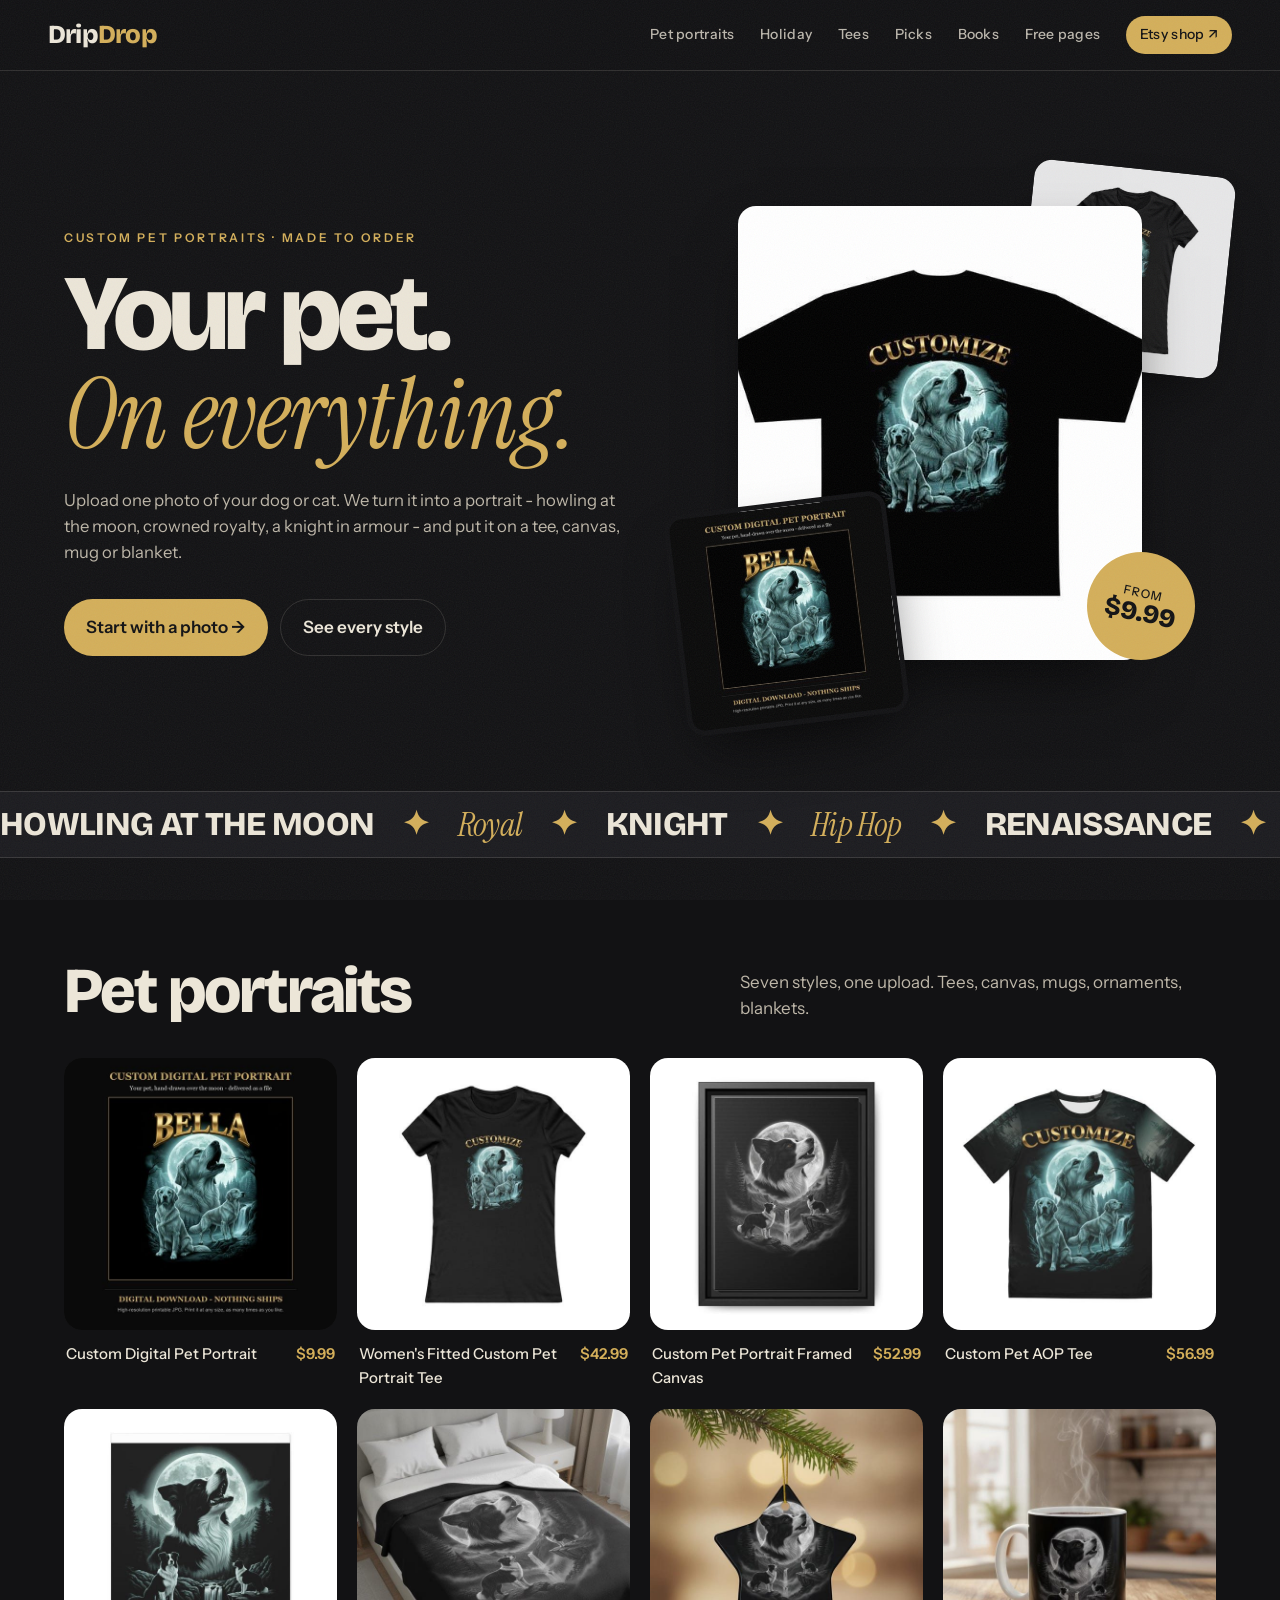
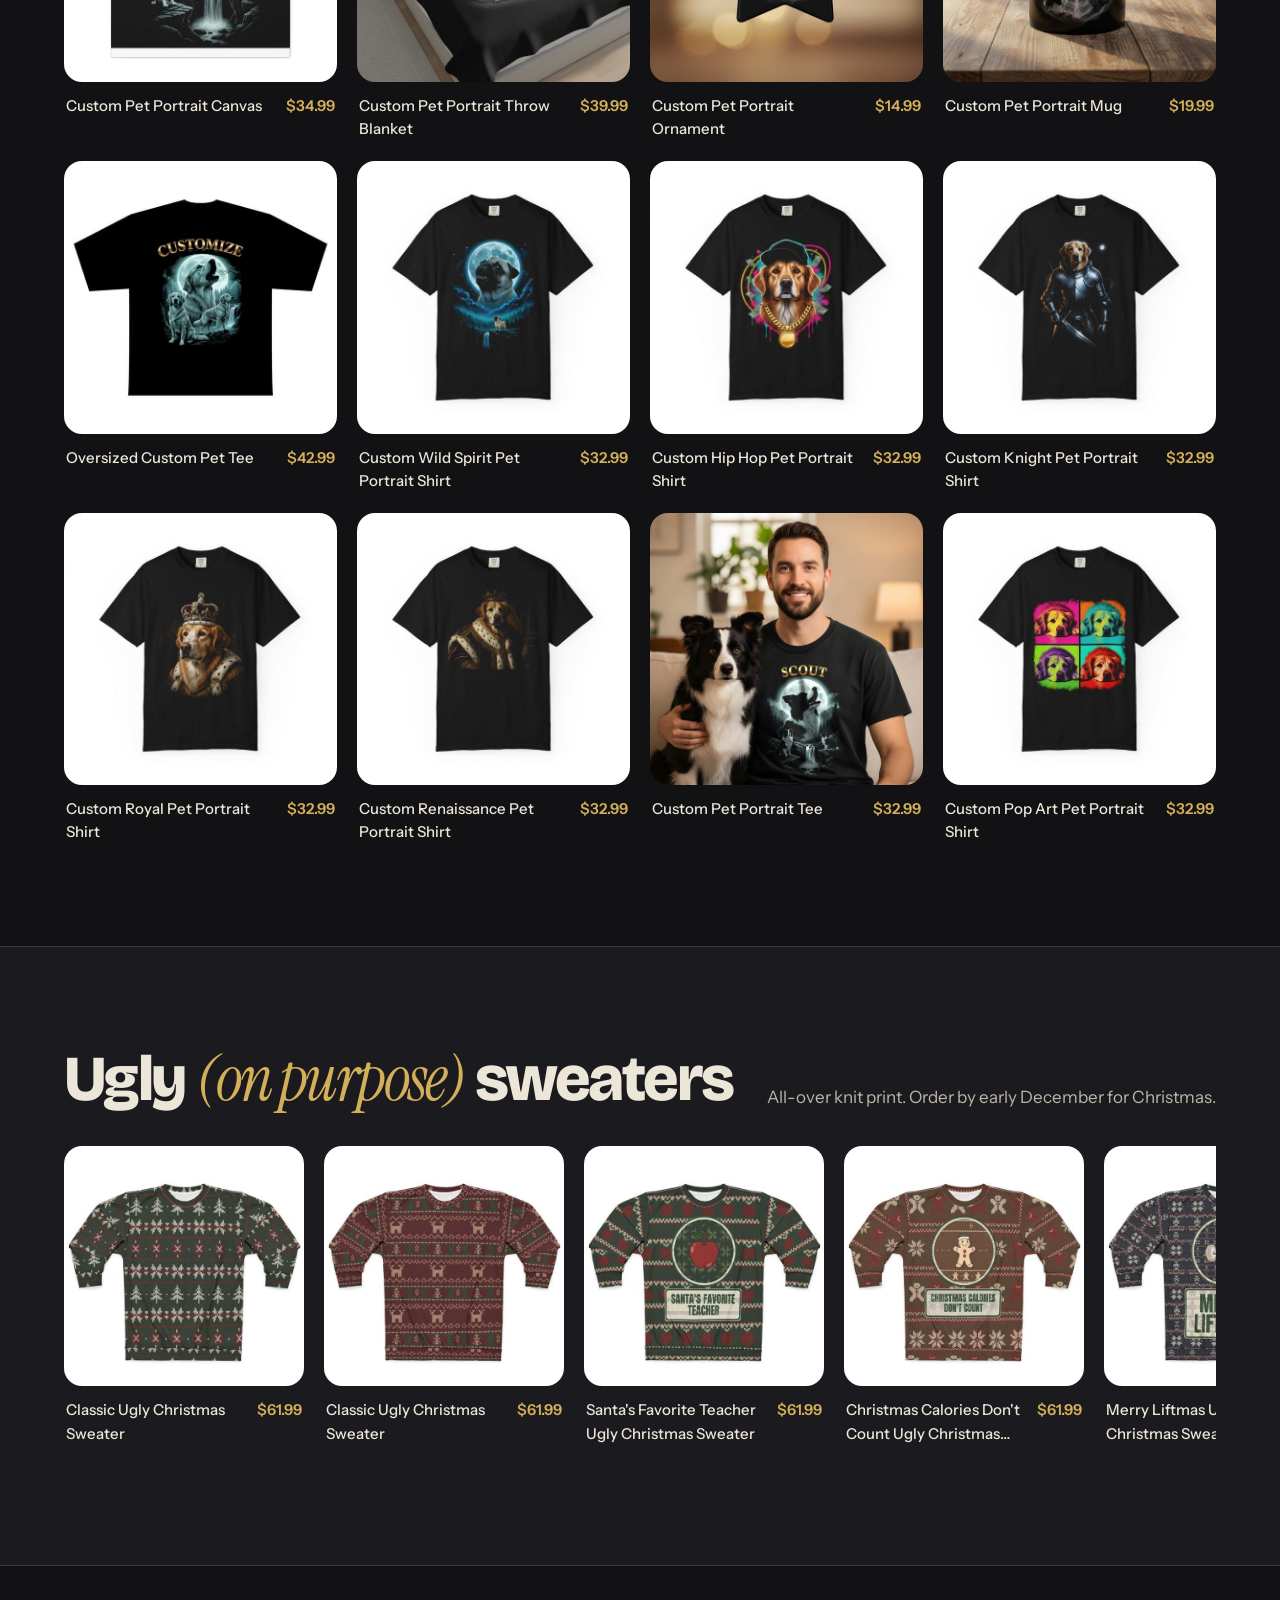
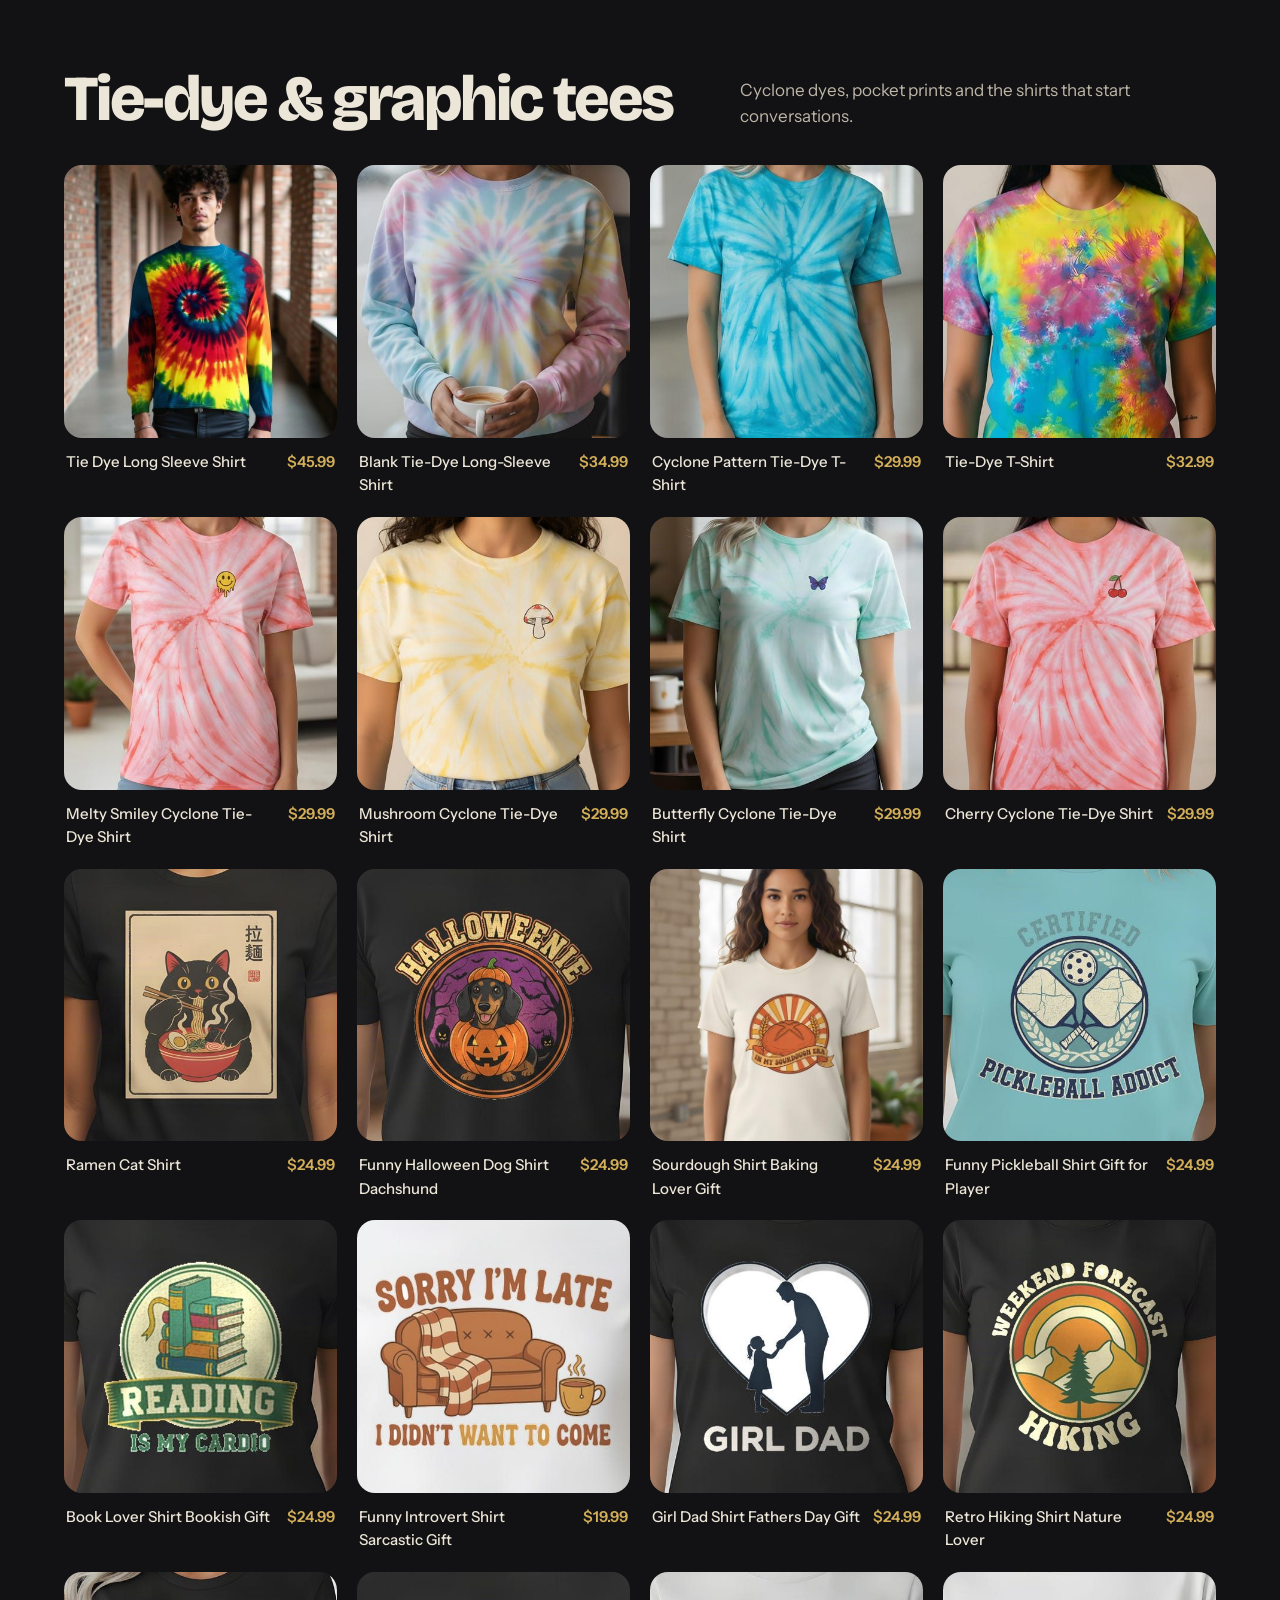
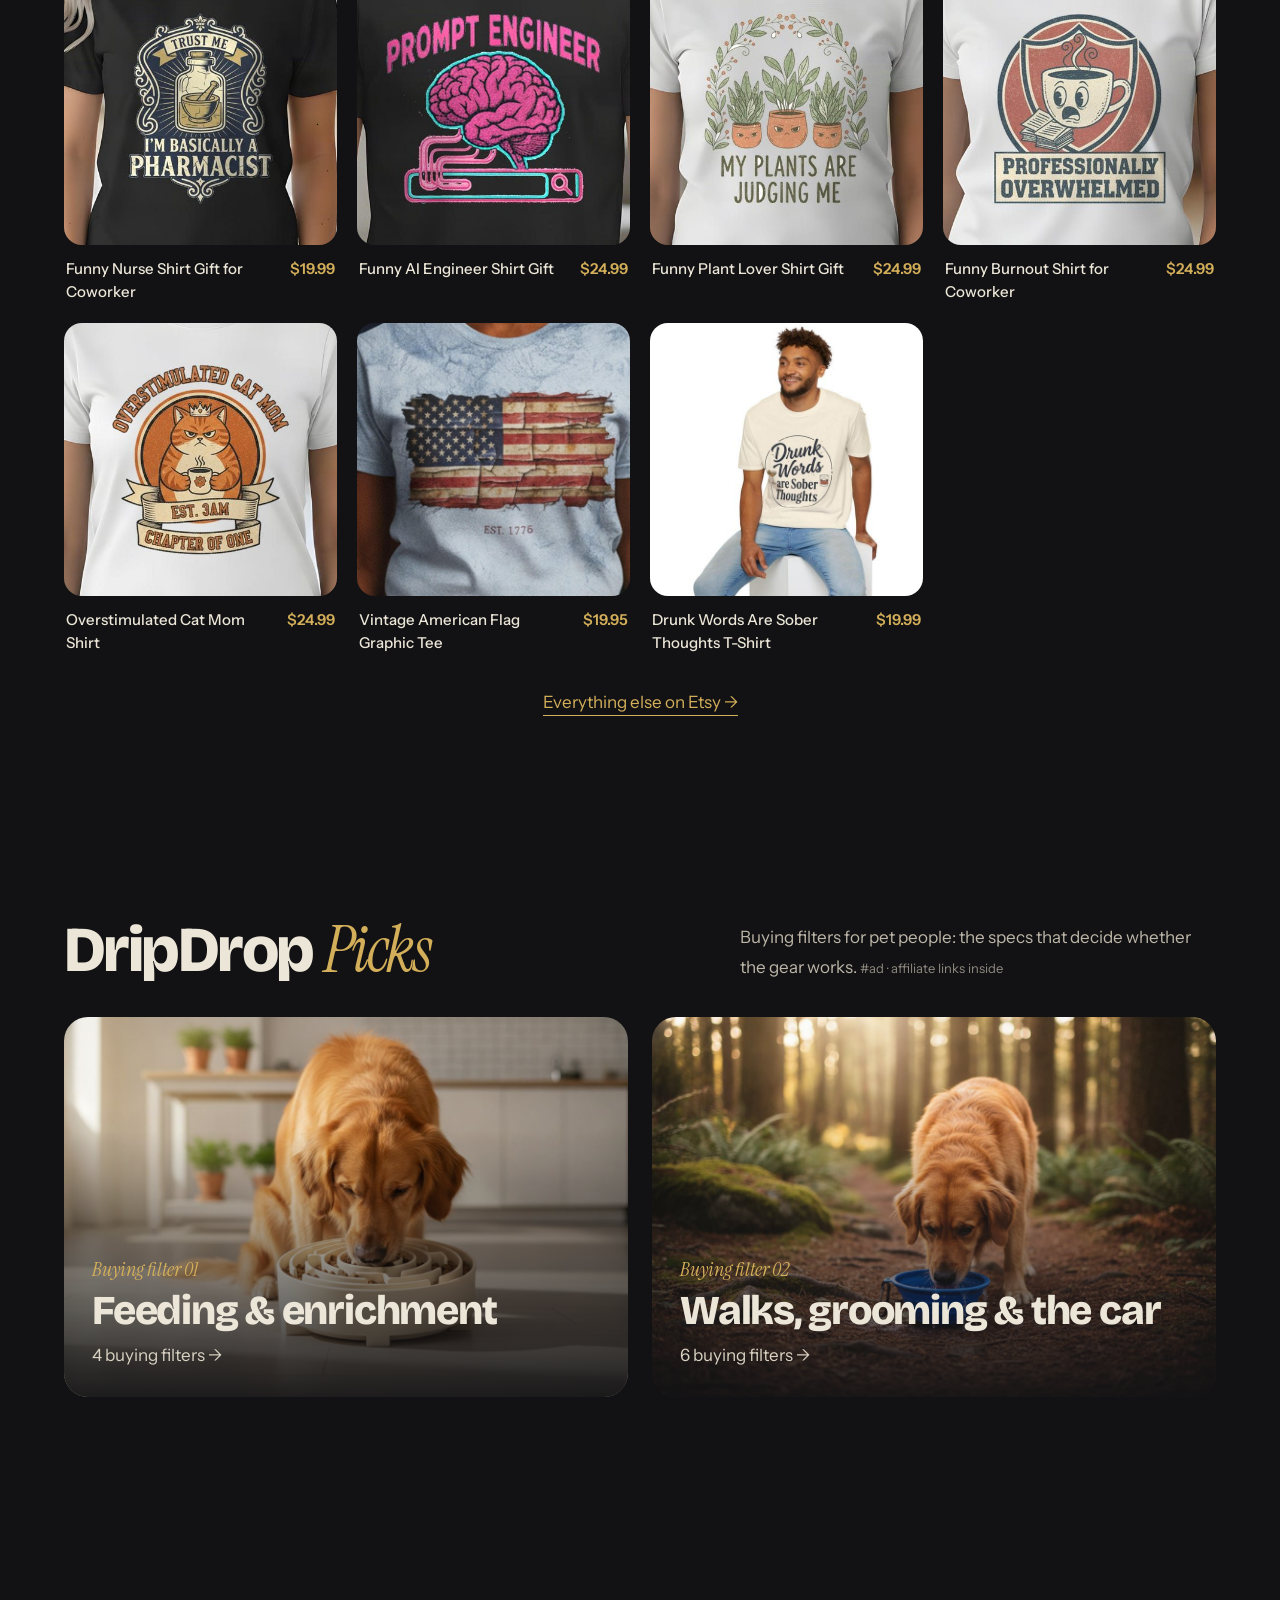
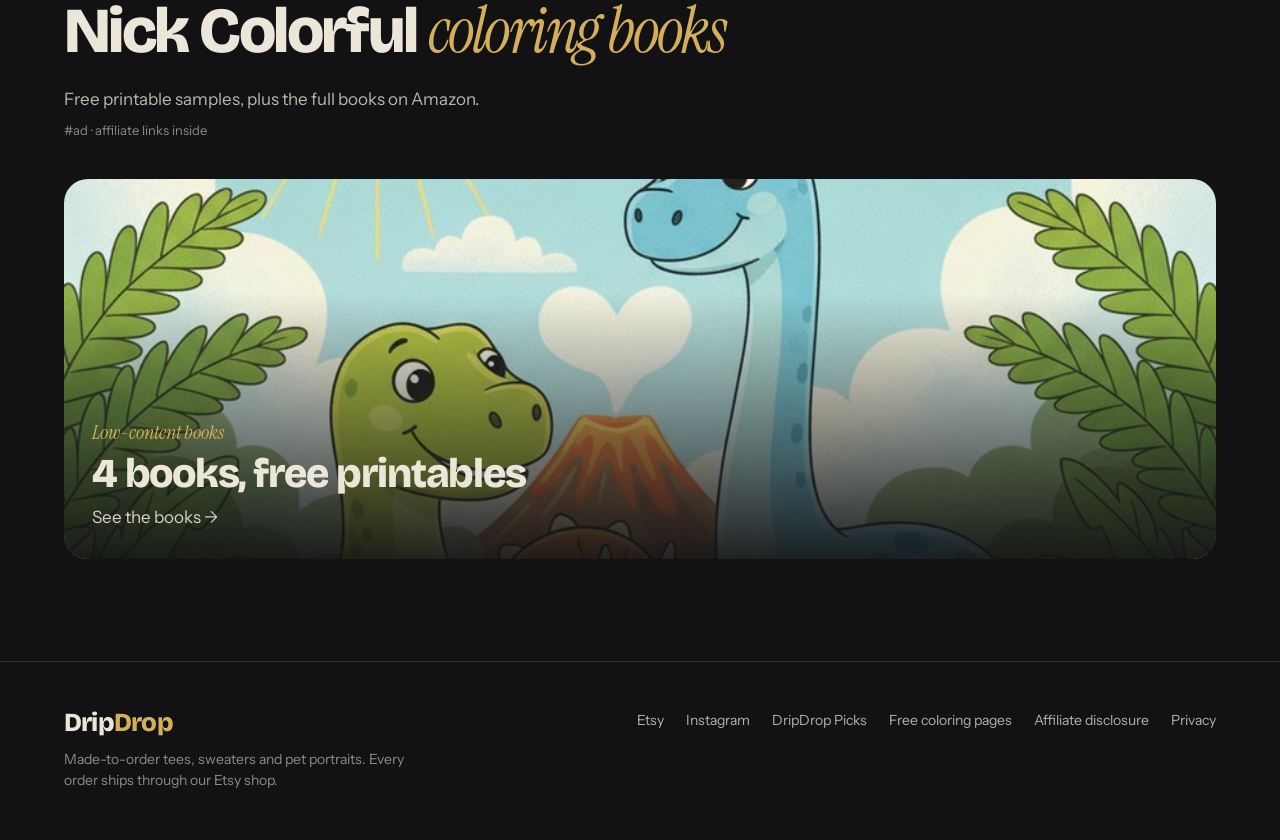
<file: docs/index.html>
<!DOCTYPE html>
<html lang="en">
<head>
<meta name='impact-site-verification' value='78c583fb-7431-465a-86ca-7bddd8836b08'>
<meta charset="utf-8">
<meta name="viewport" content="width=device-width, initial-scale=1">
<title>DripDrop - custom pet portraits, tees &amp; ugly sweaters</title>
<meta name="description" content="Turn your dog or cat into a portrait on a tee, canvas or mug. Plus tie-dye, graphic tees, holiday sweaters and DripDrop Picks buying filters for pet gear.">
<meta property="og:title" content="DripDrop - custom pet portraits, tees &amp; ugly sweaters">
<meta property="og:description" content="Turn your dog or cat into a portrait on a tee, canvas or mug. Plus tie-dye, graphic tees, holiday sweaters and DripDrop Picks buying filters for pet gear.">
<link rel="preconnect" href="https://fonts.googleapis.com"><link rel="preconnect" href="https://fonts.gstatic.com" crossorigin>
<link rel="stylesheet" href="https://fonts.googleapis.com/css2?family=Bricolage+Grotesque:opsz,wght@12..96,500;12..96,800&family=Instrument+Sans:wght@400;500;600&family=Instrument+Serif:ital@0;1&display=swap">
<link rel="stylesheet" href="assets/site.css">
<link rel="icon" href="assets/favicon.svg">
</head>
<body class="home">
<header class="top">
  <a class="logo" href="index.html">Drip<span>Drop</span></a>
  <nav>
    <a href="index.html#pets">Pet portraits</a>
    <a href="index.html#holiday">Holiday</a>
    <a href="index.html#tees">Tees</a>
    <a href="picks/index.html">Picks</a>
    <a href="books/index.html">Books</a>
    <a href="free/index.html">Free pages</a>
    <a class="etsy" href="https://www.etsy.com/shop/DripDropShopUS" target="_blank" rel="noopener">Etsy shop &#8599;</a>
  </nav>
</header>

<main>
<section class="hero">
  <div class="hl">
    <p class="kick rise" style="--d:0">Custom pet portraits &middot; made to order</p>
    <h1 class="rise" style="--d:1">Your pet.<br><em>On everything.</em></h1>
    <p class="sub rise" style="--d:2">Upload one photo of your dog or cat. We turn it into a portrait - howling at the
      moon, crowned royalty, a knight in armour - and put it on a tee, canvas, mug or blanket.</p>
    <div class="ctas rise" style="--d:3">
      <a class="btn" href="https://www.etsy.com/listing/4587487154/over-the-moon-custom-pet-portrait-tee" target="_blank" rel="noopener">Start with a photo &rarr;</a>
      <a class="btn ghost" href="#pets">See every style</a>
    </div>
  </div>
  <div class="hr">
    <img class="h1i" src="img/shop/4587487154_0.jpg" alt="Oversized Custom Pet Tee">
    <img class="h2i" src="img/shop/4608032690_0.jpg" alt="">
    <img class="h3i" src="img/shop/4592811384_0.jpg" alt="">
    <span class="stamp">from<br><b>$9.99</b></span>
  </div>
</section>
<div class="marq"><div><span>Howling at the Moon</span><i>&#10022;</i><span>Royal</span><i>&#10022;</i><span>Knight</span><i>&#10022;</i><span>Hip Hop</span><i>&#10022;</i><span>Renaissance</span><i>&#10022;</i><span>Pop Art</span><i>&#10022;</i><span>Wild Spirit</span><i>&#10022;</i><span>Howling at the Moon</span><i>&#10022;</i><span>Royal</span><i>&#10022;</i><span>Knight</span><i>&#10022;</i><span>Hip Hop</span><i>&#10022;</i><span>Renaissance</span><i>&#10022;</i><span>Pop Art</span><i>&#10022;</i><span>Wild Spirit</span><i>&#10022;</i></div></div>

<section class="sec" id="pets">
  <div class="sh"><h2>Pet portraits</h2><p>Seven styles, one upload. Tees, canvas, mugs, ornaments, blankets.</p></div>
  <div class="grid"><a class="card" href="https://www.etsy.com/listing/4608032690/custom-digital-pet-portrait-over-the" target="_blank" rel="noopener">
  <div class="ph"><img class="a" src="img/shop/4608032690_0.jpg" alt="Custom Digital Pet Portrait" loading="lazy"><img class="b" src="img/shop/4608032690_1.jpg" alt="" loading="lazy"></div>
  <div class="meta"><span class="nm">Custom Digital Pet Portrait</span><span class="pr">$9.99</span></div>
</a>
<a class="card" href="https://www.etsy.com/listing/4592811384/over-the-moon-custom-pet-portrait-tee" target="_blank" rel="noopener">
  <div class="ph"><img class="a" src="img/shop/4592811384_0.jpg" alt="Women&#x27;s Fitted Custom Pet Portrait Tee" loading="lazy"><img class="b" src="img/shop/4592811384_1.jpg" alt="" loading="lazy"></div>
  <div class="meta"><span class="nm">Women&#x27;s Fitted Custom Pet Portrait Tee</span><span class="pr">$42.99</span></div>
</a>
<a class="card" href="https://www.etsy.com/listing/4592254844/custom-pet-portrait-framed-canvas-upload" target="_blank" rel="noopener">
  <div class="ph"><img class="a" src="img/shop/4592254844_0.jpg" alt="Custom Pet Portrait Framed Canvas" loading="lazy"><img class="b" src="img/shop/4592254844_1.jpg" alt="" loading="lazy"></div>
  <div class="meta"><span class="nm">Custom Pet Portrait Framed Canvas</span><span class="pr">$52.99</span></div>
</a>
<a class="card" href="https://www.etsy.com/listing/4592233795/over-the-moon-custom-pet-portrait-all" target="_blank" rel="noopener">
  <div class="ph"><img class="a" src="img/shop/4592233795_0.jpg" alt="Custom Pet AOP Tee" loading="lazy"><img class="b" src="img/shop/4592233795_1.jpg" alt="" loading="lazy"></div>
  <div class="meta"><span class="nm">Custom Pet AOP Tee</span><span class="pr">$56.99</span></div>
</a>
<a class="card" href="https://www.etsy.com/listing/4591632247/custom-pet-portrait-canvas-upload-your" target="_blank" rel="noopener">
  <div class="ph"><img class="a" src="img/shop/4591632247_0.jpg" alt="Custom Pet Portrait Canvas" loading="lazy"><img class="b" src="img/shop/4591632247_1.jpg" alt="" loading="lazy"></div>
  <div class="meta"><span class="nm">Custom Pet Portrait Canvas</span><span class="pr">$34.99</span></div>
</a>
<a class="card" href="https://www.etsy.com/listing/4591644422/custom-pet-portrait-throw-blanket-upload" target="_blank" rel="noopener">
  <div class="ph"><img class="a" src="img/shop/4591644422_0.jpg" alt="Custom Pet Portrait Throw Blanket" loading="lazy"><img class="b" src="img/shop/4591644422_1.jpg" alt="" loading="lazy"></div>
  <div class="meta"><span class="nm">Custom Pet Portrait Throw Blanket</span><span class="pr">$39.99</span></div>
</a>
<a class="card" href="https://www.etsy.com/listing/4591644370/custom-pet-portrait-ornament-upload-your" target="_blank" rel="noopener">
  <div class="ph"><img class="a" src="img/shop/4591644370_0.jpg" alt="Custom Pet Portrait Ornament" loading="lazy"><img class="b" src="img/shop/4591644370_1.jpg" alt="" loading="lazy"></div>
  <div class="meta"><span class="nm">Custom Pet Portrait Ornament</span><span class="pr">$14.99</span></div>
</a>
<a class="card" href="https://www.etsy.com/listing/4591632079/custom-pet-portrait-mug-upload-your-dog" target="_blank" rel="noopener">
  <div class="ph"><img class="a" src="img/shop/4591632079_0.jpg" alt="Custom Pet Portrait Mug" loading="lazy"><img class="b" src="img/shop/4591632079_1.jpg" alt="" loading="lazy"></div>
  <div class="meta"><span class="nm">Custom Pet Portrait Mug</span><span class="pr">$19.99</span></div>
</a>
<a class="card" href="https://www.etsy.com/listing/4587487154/over-the-moon-custom-pet-portrait-tee" target="_blank" rel="noopener">
  <div class="ph"><img class="a" src="img/shop/4587487154_0.jpg" alt="Oversized Custom Pet Tee" loading="lazy"><img class="b" src="img/shop/4587487154_1.jpg" alt="" loading="lazy"></div>
  <div class="meta"><span class="nm">Oversized Custom Pet Tee</span><span class="pr">$42.99</span></div>
</a>
<a class="card" href="https://www.etsy.com/listing/4587459813/custom-wild-spirit-pet-portrait-tee" target="_blank" rel="noopener">
  <div class="ph"><img class="a" src="img/shop/4587459813_0.jpg" alt="Custom Wild Spirit Pet Portrait Shirt" loading="lazy"><img class="b" src="img/shop/4587459813_1.jpg" alt="" loading="lazy"></div>
  <div class="meta"><span class="nm">Custom Wild Spirit Pet Portrait Shirt</span><span class="pr">$32.99</span></div>
</a>
<a class="card" href="https://www.etsy.com/listing/4587458957/custom-hip-hop-pet-portrait-tee-comfort" target="_blank" rel="noopener">
  <div class="ph"><img class="a" src="img/shop/4587458957_0.jpg" alt="Custom Hip Hop Pet Portrait Shirt" loading="lazy"><img class="b" src="img/shop/4587458957_1.jpg" alt="" loading="lazy"></div>
  <div class="meta"><span class="nm">Custom Hip Hop Pet Portrait Shirt</span><span class="pr">$32.99</span></div>
</a>
<a class="card" href="https://www.etsy.com/listing/4587458323/custom-medieval-knight-pet-portrait-tee" target="_blank" rel="noopener">
  <div class="ph"><img class="a" src="img/shop/4587458323_0.jpg" alt="Custom Knight Pet Portrait Shirt" loading="lazy"><img class="b" src="img/shop/4587458323_1.jpg" alt="" loading="lazy"></div>
  <div class="meta"><span class="nm">Custom Knight Pet Portrait Shirt</span><span class="pr">$32.99</span></div>
</a>
<a class="card" href="https://www.etsy.com/listing/4587457219/custom-royal-pet-portrait-tee-comfort" target="_blank" rel="noopener">
  <div class="ph"><img class="a" src="img/shop/4587457219_0.jpg" alt="Custom Royal Pet Portrait Shirt" loading="lazy"><img class="b" src="img/shop/4587457219_1.jpg" alt="" loading="lazy"></div>
  <div class="meta"><span class="nm">Custom Royal Pet Portrait Shirt</span><span class="pr">$32.99</span></div>
</a>
<a class="card" href="https://www.etsy.com/listing/4587459594/custom-renaissance-pet-portrait-tee" target="_blank" rel="noopener">
  <div class="ph"><img class="a" src="img/shop/4587459594_0.jpg" alt="Custom Renaissance Pet Portrait Shirt" loading="lazy"><img class="b" src="img/shop/4587459594_1.jpg" alt="" loading="lazy"></div>
  <div class="meta"><span class="nm">Custom Renaissance Pet Portrait Shirt</span><span class="pr">$32.99</span></div>
</a>
<a class="card" href="https://www.etsy.com/listing/4587453412/over-the-moon-custom-pet-portrait-tee" target="_blank" rel="noopener">
  <div class="ph"><img class="a" src="img/shop/4587453412_0.jpg" alt="Custom Pet Portrait Tee" loading="lazy"><img class="b" src="img/shop/4587453412_1.jpg" alt="" loading="lazy"></div>
  <div class="meta"><span class="nm">Custom Pet Portrait Tee</span><span class="pr">$32.99</span></div>
</a>
<a class="card" href="https://www.etsy.com/listing/4587430252/custom-pop-art-pet-portrait-tee-comfort" target="_blank" rel="noopener">
  <div class="ph"><img class="a" src="img/shop/4587430252_0.jpg" alt="Custom Pop Art Pet Portrait Shirt" loading="lazy"><img class="b" src="img/shop/4587430252_1.jpg" alt="" loading="lazy"></div>
  <div class="meta"><span class="nm">Custom Pop Art Pet Portrait Shirt</span><span class="pr">$32.99</span></div>
</a></div>
</section>

<section class="sec dark" id="holiday">
  <div class="sh"><h2>Ugly <em>(on purpose)</em> sweaters</h2><p>All-over knit print. Order by early December for Christmas.</p></div>
  <div class="rail"><a class="card" href="https://www.etsy.com/listing/4586228716/classic-ugly-christmas-sweater-all-over" target="_blank" rel="noopener">
  <div class="ph"><img class="a" src="img/shop/4586228716_0.jpg" alt="Classic Ugly Christmas Sweater" loading="lazy"><img class="b" src="img/shop/4586228716_1.jpg" alt="" loading="lazy"></div>
  <div class="meta"><span class="nm">Classic Ugly Christmas Sweater</span><span class="pr">$61.99</span></div>
</a>
<a class="card" href="https://www.etsy.com/listing/4586225101/classic-ugly-christmas-sweater-all-over" target="_blank" rel="noopener">
  <div class="ph"><img class="a" src="img/shop/4586225101_0.jpg" alt="Classic Ugly Christmas Sweater" loading="lazy"><img class="b" src="img/shop/4586225101_1.jpg" alt="" loading="lazy"></div>
  <div class="meta"><span class="nm">Classic Ugly Christmas Sweater</span><span class="pr">$61.99</span></div>
</a>
<a class="card" href="https://www.etsy.com/listing/4586100521/santas-favorite-teacher-ugly-christmas" target="_blank" rel="noopener">
  <div class="ph"><img class="a" src="img/shop/4586100521_0.jpg" alt="Santa&#x27;s Favorite Teacher Ugly Christmas Sweater" loading="lazy"><img class="b" src="img/shop/4586100521_1.jpg" alt="" loading="lazy"></div>
  <div class="meta"><span class="nm">Santa&#x27;s Favorite Teacher Ugly Christmas Sweater</span><span class="pr">$61.99</span></div>
</a>
<a class="card" href="https://www.etsy.com/listing/4586103000/christmas-calories-dont-count-ugly" target="_blank" rel="noopener">
  <div class="ph"><img class="a" src="img/shop/4586103000_0.jpg" alt="Christmas Calories Don&#x27;t Count Ugly Christmas Sweater" loading="lazy"><img class="b" src="img/shop/4586103000_1.jpg" alt="" loading="lazy"></div>
  <div class="meta"><span class="nm">Christmas Calories Don&#x27;t Count Ugly Christmas Sweater</span><span class="pr">$61.99</span></div>
</a>
<a class="card" href="https://www.etsy.com/listing/4586102596/merry-liftmas-ugly-christmas-sweater-all" target="_blank" rel="noopener">
  <div class="ph"><img class="a" src="img/shop/4586102596_0.jpg" alt="Merry Liftmas Ugly Christmas Sweater" loading="lazy"><img class="b" src="img/shop/4586102596_1.jpg" alt="" loading="lazy"></div>
  <div class="meta"><span class="nm">Merry Liftmas Ugly Christmas Sweater</span><span class="pr">$61.99</span></div>
</a>
<a class="card" href="https://www.etsy.com/listing/4585556411/christmas-crew-2026-ugly-christmas" target="_blank" rel="noopener">
  <div class="ph"><img class="a" src="img/shop/4585556411_0.jpg" alt="Christmas Crew 2026 Ugly Christmas Sweater" loading="lazy"><img class="b" src="img/shop/4585556411_1.jpg" alt="" loading="lazy"></div>
  <div class="meta"><span class="nm">Christmas Crew 2026 Ugly Christmas Sweater</span><span class="pr">$61.99</span></div>
</a>
<a class="card" href="https://www.etsy.com/listing/4585556347/sleighin-all-day-ugly-christmas-sweater" target="_blank" rel="noopener">
  <div class="ph"><img class="a" src="img/shop/4585556347_0.jpg" alt="Sleighin All Day Ugly Christmas Sweater" loading="lazy"><img class="b" src="img/shop/4585556347_1.jpg" alt="" loading="lazy"></div>
  <div class="meta"><span class="nm">Sleighin All Day Ugly Christmas Sweater</span><span class="pr">$61.99</span></div>
</a>
<a class="card" href="https://www.etsy.com/listing/4585561476/one-more-chapter-ugly-christmas-sweater" target="_blank" rel="noopener">
  <div class="ph"><img class="a" src="img/shop/4585561476_0.jpg" alt="One More Chapter Ugly Christmas Sweater" loading="lazy"><img class="b" src="img/shop/4585561476_1.jpg" alt="" loading="lazy"></div>
  <div class="meta"><span class="nm">One More Chapter Ugly Christmas Sweater</span><span class="pr">$61.99</span></div>
</a>
<a class="card" href="https://www.etsy.com/listing/4585556233/dink-the-halls-ugly-christmas-sweater" target="_blank" rel="noopener">
  <div class="ph"><img class="a" src="img/shop/4585556233_0.jpg" alt="Dink The Halls Ugly Christmas Sweater" loading="lazy"><img class="b" src="img/shop/4585556233_1.jpg" alt="" loading="lazy"></div>
  <div class="meta"><span class="nm">Dink The Halls Ugly Christmas Sweater</span><span class="pr">$61.99</span></div>
</a>
<a class="card" href="https://www.etsy.com/listing/4585556169/hot-cocoa-loading-ugly-christmas-sweater" target="_blank" rel="noopener">
  <div class="ph"><img class="a" src="img/shop/4585556169_0.jpg" alt="Hot Cocoa Loading Ugly Christmas Sweater" loading="lazy"><img class="b" src="img/shop/4585556169_1.jpg" alt="" loading="lazy"></div>
  <div class="meta"><span class="nm">Hot Cocoa Loading Ugly Christmas Sweater</span><span class="pr">$61.99</span></div>
</a>
<a class="card" href="https://www.etsy.com/listing/4585556103/all-i-want-for-christmas-is-naps-ugly" target="_blank" rel="noopener">
  <div class="ph"><img class="a" src="img/shop/4585556103_0.jpg" alt="All I Want For Christmas Is Naps Ugly Christmas Sweater" loading="lazy"><img class="b" src="img/shop/4585556103_1.jpg" alt="" loading="lazy"></div>
  <div class="meta"><span class="nm">All I Want For Christmas Is Naps Ugly Christmas Sweater</span><span class="pr">$61.99</span></div>
</a>
<a class="card" href="https://www.etsy.com/listing/4585561242/festive-but-feral-ugly-christmas-sweater" target="_blank" rel="noopener">
  <div class="ph"><img class="a" src="img/shop/4585561242_0.jpg" alt="Festive But Feral Ugly Christmas Sweater" loading="lazy"><img class="b" src="img/shop/4585561242_1.jpg" alt="" loading="lazy"></div>
  <div class="meta"><span class="nm">Festive But Feral Ugly Christmas Sweater</span><span class="pr">$61.99</span></div>
</a>
<a class="card" href="https://www.etsy.com/listing/4585561180/merry-gothmas-ugly-christmas-sweater-all" target="_blank" rel="noopener">
  <div class="ph"><img class="a" src="img/shop/4585561180_0.jpg" alt="Merry Gothmas Ugly Christmas Sweater" loading="lazy"><img class="b" src="img/shop/4585561180_1.jpg" alt="" loading="lazy"></div>
  <div class="meta"><span class="nm">Merry Gothmas Ugly Christmas Sweater</span><span class="pr">$61.99</span></div>
</a>
<a class="card" href="https://www.etsy.com/listing/4585561122/dachshund-through-the-snow-ugly" target="_blank" rel="noopener">
  <div class="ph"><img class="a" src="img/shop/4585561122_0.jpg" alt="Dachshund Through The Snow Ugly Christmas Sweater" loading="lazy"><img class="b" src="img/shop/4585561122_1.jpg" alt="" loading="lazy"></div>
  <div class="meta"><span class="nm">Dachshund Through The Snow Ugly Christmas Sweater</span><span class="pr">$61.99</span></div>
</a>
<a class="card" href="https://www.etsy.com/listing/4585561056/meowy-christmas-ugly-christmas-sweater" target="_blank" rel="noopener">
  <div class="ph"><img class="a" src="img/shop/4585561056_0.jpg" alt="Meowy Christmas Ugly Christmas Sweater" loading="lazy"><img class="b" src="img/shop/4585561056_1.jpg" alt="" loading="lazy"></div>
  <div class="meta"><span class="nm">Meowy Christmas Ugly Christmas Sweater</span><span class="pr">$61.99</span></div>
</a></div>
</section>

<section class="sec" id="tees">
  <div class="sh"><h2>Tie-dye &amp; graphic tees</h2><p>Cyclone dyes, pocket prints and the shirts that start conversations.</p></div>
  <div class="grid"><a class="card" href="https://www.etsy.com/listing/4586919779/tie-dye-long-sleeve-shirt-plain-unisex" target="_blank" rel="noopener">
  <div class="ph"><img class="a" src="img/shop/4586919779_0.jpg" alt="Tie Dye Long Sleeve Shirt" loading="lazy"><img class="b" src="img/shop/4586919779_1.jpg" alt="" loading="lazy"></div>
  <div class="meta"><span class="nm">Tie Dye Long Sleeve Shirt</span><span class="pr">$45.99</span></div>
</a>
<a class="card" href="https://www.etsy.com/listing/4582763557/blank-tie-dye-long-sleeve-shirt-plain" target="_blank" rel="noopener">
  <div class="ph"><img class="a" src="img/shop/4582763557_0.jpg" alt="Blank Tie-Dye Long-Sleeve Shirt" loading="lazy"><img class="b" src="img/shop/4582763557_1.jpg" alt="" loading="lazy"></div>
  <div class="meta"><span class="nm">Blank Tie-Dye Long-Sleeve Shirt</span><span class="pr">$34.99</span></div>
</a>
<a class="card" href="https://www.etsy.com/listing/4582763491/blank-cyclone-tie-dye-t-shirt-plain" target="_blank" rel="noopener">
  <div class="ph"><img class="a" src="img/shop/4582763491_0.jpg" alt="Cyclone Pattern Tie-Dye T-Shirt" loading="lazy"><img class="b" src="img/shop/4582763491_1.jpg" alt="" loading="lazy"></div>
  <div class="meta"><span class="nm">Cyclone Pattern Tie-Dye T-Shirt</span><span class="pr">$29.99</span></div>
</a>
<a class="card" href="https://www.etsy.com/listing/4582776036/blank-crystal-tie-dye-t-shirt-plain-tie" target="_blank" rel="noopener">
  <div class="ph"><img class="a" src="img/shop/4582776036_0.jpg" alt="Tie-Dye T-Shirt" loading="lazy"><img class="b" src="img/shop/4582776036_1.jpg" alt="" loading="lazy"></div>
  <div class="meta"><span class="nm">Tie-Dye T-Shirt</span><span class="pr">$32.99</span></div>
</a>
<a class="card" href="https://www.etsy.com/listing/4582737441/melty-smiley-cyclone-tie-dye-shirt" target="_blank" rel="noopener">
  <div class="ph"><img class="a" src="img/shop/4582737441_0.jpg" alt="Melty Smiley Cyclone Tie-Dye Shirt" loading="lazy"><img class="b" src="img/shop/4582737441_1.jpg" alt="" loading="lazy"></div>
  <div class="meta"><span class="nm">Melty Smiley Cyclone Tie-Dye Shirt</span><span class="pr">$29.99</span></div>
</a>
<a class="card" href="https://www.etsy.com/listing/4582749812/mushroom-cyclone-tie-dye-shirt-retro" target="_blank" rel="noopener">
  <div class="ph"><img class="a" src="img/shop/4582749812_0.jpg" alt="Mushroom Cyclone Tie-Dye Shirt" loading="lazy"><img class="b" src="img/shop/4582749812_1.jpg" alt="" loading="lazy"></div>
  <div class="meta"><span class="nm">Mushroom Cyclone Tie-Dye Shirt</span><span class="pr">$29.99</span></div>
</a>
<a class="card" href="https://www.etsy.com/listing/4582749740/butterfly-cyclone-tie-dye-shirt-cute" target="_blank" rel="noopener">
  <div class="ph"><img class="a" src="img/shop/4582749740_0.jpg" alt="Butterfly Cyclone Tie-Dye Shirt" loading="lazy"><img class="b" src="img/shop/4582749740_1.jpg" alt="" loading="lazy"></div>
  <div class="meta"><span class="nm">Butterfly Cyclone Tie-Dye Shirt</span><span class="pr">$29.99</span></div>
</a>
<a class="card" href="https://www.etsy.com/listing/4582749676/cherry-cyclone-tie-dye-shirt-cute" target="_blank" rel="noopener">
  <div class="ph"><img class="a" src="img/shop/4582749676_0.jpg" alt="Cherry Cyclone Tie-Dye Shirt" loading="lazy"><img class="b" src="img/shop/4582749676_1.jpg" alt="" loading="lazy"></div>
  <div class="meta"><span class="nm">Cherry Cyclone Tie-Dye Shirt</span><span class="pr">$29.99</span></div>
</a><a class="card" href="https://www.etsy.com/listing/4581642822/ramen-cat-shirt-cute-japanese-black-cat" target="_blank" rel="noopener">
  <div class="ph"><img class="a" src="img/shop/4581642822_0.jpg" alt="Ramen Cat Shirt" loading="lazy"><img class="b" src="img/shop/4581642822_1.jpg" alt="" loading="lazy"></div>
  <div class="meta"><span class="nm">Ramen Cat Shirt</span><span class="pr">$24.99</span></div>
</a>
<a class="card" href="https://www.etsy.com/listing/4578281319/funny-halloween-dog-shirt-dachshund" target="_blank" rel="noopener">
  <div class="ph"><img class="a" src="img/shop/4578281319_0.jpg" alt="Funny Halloween Dog Shirt Dachshund" loading="lazy"><img class="b" src="img/shop/4578281319_1.jpg" alt="" loading="lazy"></div>
  <div class="meta"><span class="nm">Funny Halloween Dog Shirt Dachshund</span><span class="pr">$24.99</span></div>
</a>
<a class="card" href="https://www.etsy.com/listing/4578281275/sourdough-shirt-baking-lover-gift-in-my" target="_blank" rel="noopener">
  <div class="ph"><img class="a" src="img/shop/4578281275_0.jpg" alt="Sourdough Shirt Baking Lover Gift" loading="lazy"><img class="b" src="img/shop/4578281275_1.jpg" alt="" loading="lazy"></div>
  <div class="meta"><span class="nm">Sourdough Shirt Baking Lover Gift</span><span class="pr">$24.99</span></div>
</a>
<a class="card" href="https://www.etsy.com/listing/4578281205/funny-pickleball-shirt-gift-for-player" target="_blank" rel="noopener">
  <div class="ph"><img class="a" src="img/shop/4578281205_0.jpg" alt="Funny Pickleball Shirt Gift for Player" loading="lazy"><img class="b" src="img/shop/4578281205_1.jpg" alt="" loading="lazy"></div>
  <div class="meta"><span class="nm">Funny Pickleball Shirt Gift for Player</span><span class="pr">$24.99</span></div>
</a>
<a class="card" href="https://www.etsy.com/listing/4578281173/book-lover-shirt-bookish-gift-reading-is" target="_blank" rel="noopener">
  <div class="ph"><img class="a" src="img/shop/4578281173_0.jpg" alt="Book Lover Shirt Bookish Gift" loading="lazy"><img class="b" src="img/shop/4578281173_1.jpg" alt="" loading="lazy"></div>
  <div class="meta"><span class="nm">Book Lover Shirt Bookish Gift</span><span class="pr">$24.99</span></div>
</a>
<a class="card" href="https://www.etsy.com/listing/4578281135/funny-introvert-shirt-sarcastic-gift" target="_blank" rel="noopener">
  <div class="ph"><img class="a" src="img/shop/4578281135_0.jpg" alt="Funny Introvert Shirt Sarcastic Gift" loading="lazy"><img class="b" src="img/shop/4578281135_1.jpg" alt="" loading="lazy"></div>
  <div class="meta"><span class="nm">Funny Introvert Shirt Sarcastic Gift</span><span class="pr">$19.99</span></div>
</a>
<a class="card" href="https://www.etsy.com/listing/4578298492/girl-dad-shirt-fathers-day-gift-girl-dad" target="_blank" rel="noopener">
  <div class="ph"><img class="a" src="img/shop/4578298492_0.jpg" alt="Girl Dad Shirt Fathers Day Gift" loading="lazy"><img class="b" src="img/shop/4578298492_1.jpg" alt="" loading="lazy"></div>
  <div class="meta"><span class="nm">Girl Dad Shirt Fathers Day Gift</span><span class="pr">$24.99</span></div>
</a>
<a class="card" href="https://www.etsy.com/listing/4578298460/retro-hiking-shirt-nature-lover-weekend" target="_blank" rel="noopener">
  <div class="ph"><img class="a" src="img/shop/4578298460_0.jpg" alt="Retro Hiking Shirt Nature Lover" loading="lazy"><img class="b" src="img/shop/4578298460_1.jpg" alt="" loading="lazy"></div>
  <div class="meta"><span class="nm">Retro Hiking Shirt Nature Lover</span><span class="pr">$24.99</span></div>
</a>
<a class="card" href="https://www.etsy.com/listing/4578298428/funny-nurse-shirt-gift-for-coworker" target="_blank" rel="noopener">
  <div class="ph"><img class="a" src="img/shop/4578298428_0.jpg" alt="Funny Nurse Shirt Gift for Coworker" loading="lazy"><img class="b" src="img/shop/4578298428_1.jpg" alt="" loading="lazy"></div>
  <div class="meta"><span class="nm">Funny Nurse Shirt Gift for Coworker</span><span class="pr">$19.99</span></div>
</a>
<a class="card" href="https://www.etsy.com/listing/4578281045/funny-ai-engineer-shirt-gift-prompt" target="_blank" rel="noopener">
  <div class="ph"><img class="a" src="img/shop/4578281045_0.jpg" alt="Funny AI Engineer Shirt Gift" loading="lazy"><img class="b" src="img/shop/4578281045_1.jpg" alt="" loading="lazy"></div>
  <div class="meta"><span class="nm">Funny AI Engineer Shirt Gift</span><span class="pr">$24.99</span></div>
</a>
<a class="card" href="https://www.etsy.com/listing/4578281021/funny-plant-lover-shirt-gift-my-plants" target="_blank" rel="noopener">
  <div class="ph"><img class="a" src="img/shop/4578281021_0.jpg" alt="Funny Plant Lover Shirt Gift" loading="lazy"><img class="b" src="img/shop/4578281021_1.jpg" alt="" loading="lazy"></div>
  <div class="meta"><span class="nm">Funny Plant Lover Shirt Gift</span><span class="pr">$24.99</span></div>
</a>
<a class="card" href="https://www.etsy.com/listing/4578298320/funny-burnout-shirt-for-coworker" target="_blank" rel="noopener">
  <div class="ph"><img class="a" src="img/shop/4578298320_0.jpg" alt="Funny Burnout Shirt for Coworker" loading="lazy"><img class="b" src="img/shop/4578298320_1.jpg" alt="" loading="lazy"></div>
  <div class="meta"><span class="nm">Funny Burnout Shirt for Coworker</span><span class="pr">$24.99</span></div>
</a>
<a class="card" href="https://www.etsy.com/listing/4578298302/overstimulated-cat-mom-shirt-funny-cat" target="_blank" rel="noopener">
  <div class="ph"><img class="a" src="img/shop/4578298302_0.jpg" alt="Overstimulated Cat Mom Shirt" loading="lazy"><img class="b" src="img/shop/4578298302_1.jpg" alt="" loading="lazy"></div>
  <div class="meta"><span class="nm">Overstimulated Cat Mom Shirt</span><span class="pr">$24.99</span></div>
</a>
<a class="card" href="https://www.etsy.com/listing/4481645472/vintage-american-flag-graphic-tee-rustic" target="_blank" rel="noopener">
  <div class="ph"><img class="a" src="img/shop/4481645472_0.jpg" alt="Vintage American Flag Graphic Tee" loading="lazy"><img class="b" src="img/shop/4481645472_1.jpg" alt="" loading="lazy"></div>
  <div class="meta"><span class="nm">Vintage American Flag Graphic Tee</span><span class="pr">$19.95</span></div>
</a>
<a class="card" href="https://www.etsy.com/listing/4548146217/drunk-words-are-sober-thoughts-t-shirt" target="_blank" rel="noopener">
  <div class="ph"><img class="a" src="img/shop/4548146217_0.jpg" alt="Drunk Words Are Sober Thoughts T-Shirt" loading="lazy"><img class="b" src="img/shop/4548146217_1.jpg" alt="" loading="lazy"></div>
  <div class="meta"><span class="nm">Drunk Words Are Sober Thoughts T-Shirt</span><span class="pr">$19.99</span></div>
</a></div>
  <p class="more"><a href="https://www.etsy.com/shop/DripDropShopUS" target="_blank" rel="noopener">Everything else on Etsy &rarr;</a></p>
</section>

<section class="sec picks" id="picks">
  <div class="sh"><h2>DripDrop <em>Picks</em></h2><p>Buying filters for pet people: the specs that decide whether the
    gear works. <span class="adtag">#ad &middot; affiliate links inside</span></p></div>
  <div class="pks"><a class="pk" href="picks/feeding.html">
  <img src="img/picks/photo_01.jpg" alt="" loading="lazy">
  <div><em>Buying filter 01</em><h3>Feeding & enrichment</h3><p>4 buying filters &rarr;</p></div>
</a>
<a class="pk" href="picks/walks.html">
  <img src="img/picks/photo_05.jpg" alt="" loading="lazy">
  <div><em>Buying filter 02</em><h3>Walks, grooming & the car</h3><p>6 buying filters &rarr;</p></div>
</a></div>
</section>

<section class="sec" id="books">
  <div class="sh"><h2>Nick Colorful <em>coloring books</em></h2><p>Free printable samples, plus the full books on
    Amazon. <span class="adtag">#ad &middot; affiliate links inside</span></p></div>
  <a class="pk" href="books/index.html">
    <img src="img/books/big-dinosaur.jpg" alt="" loading="lazy">
    <div><em>Low-content books</em><h3>4 books, free printables</h3><p>See the books &rarr;</p></div>
  </a>
</section>
</main>
<footer class="foot">
  <div class="fl">
    <a class="logo" href="index.html">Drip<span>Drop</span></a>
    <p>Made-to-order tees, sweaters and pet portraits. Every order ships through our Etsy shop.</p>
  </div>
  <div class="fr">
    <a href="https://www.etsy.com/shop/DripDropShopUS" target="_blank" rel="noopener">Etsy</a>
    <a href="https://www.instagram.com/dripdropgram/" target="_blank" rel="noopener">Instagram</a>
    <a href="picks/index.html">DripDrop Picks</a>
    <a href="free/index.html">Free coloring pages</a>
    <a href="disclosure.html">Affiliate disclosure</a>
    <a href="https://clairmont425.github.io/clarity-stack/dripdrop-privacy.html">Privacy</a>
  </div>
</footer>
</body>
</html>
</file>
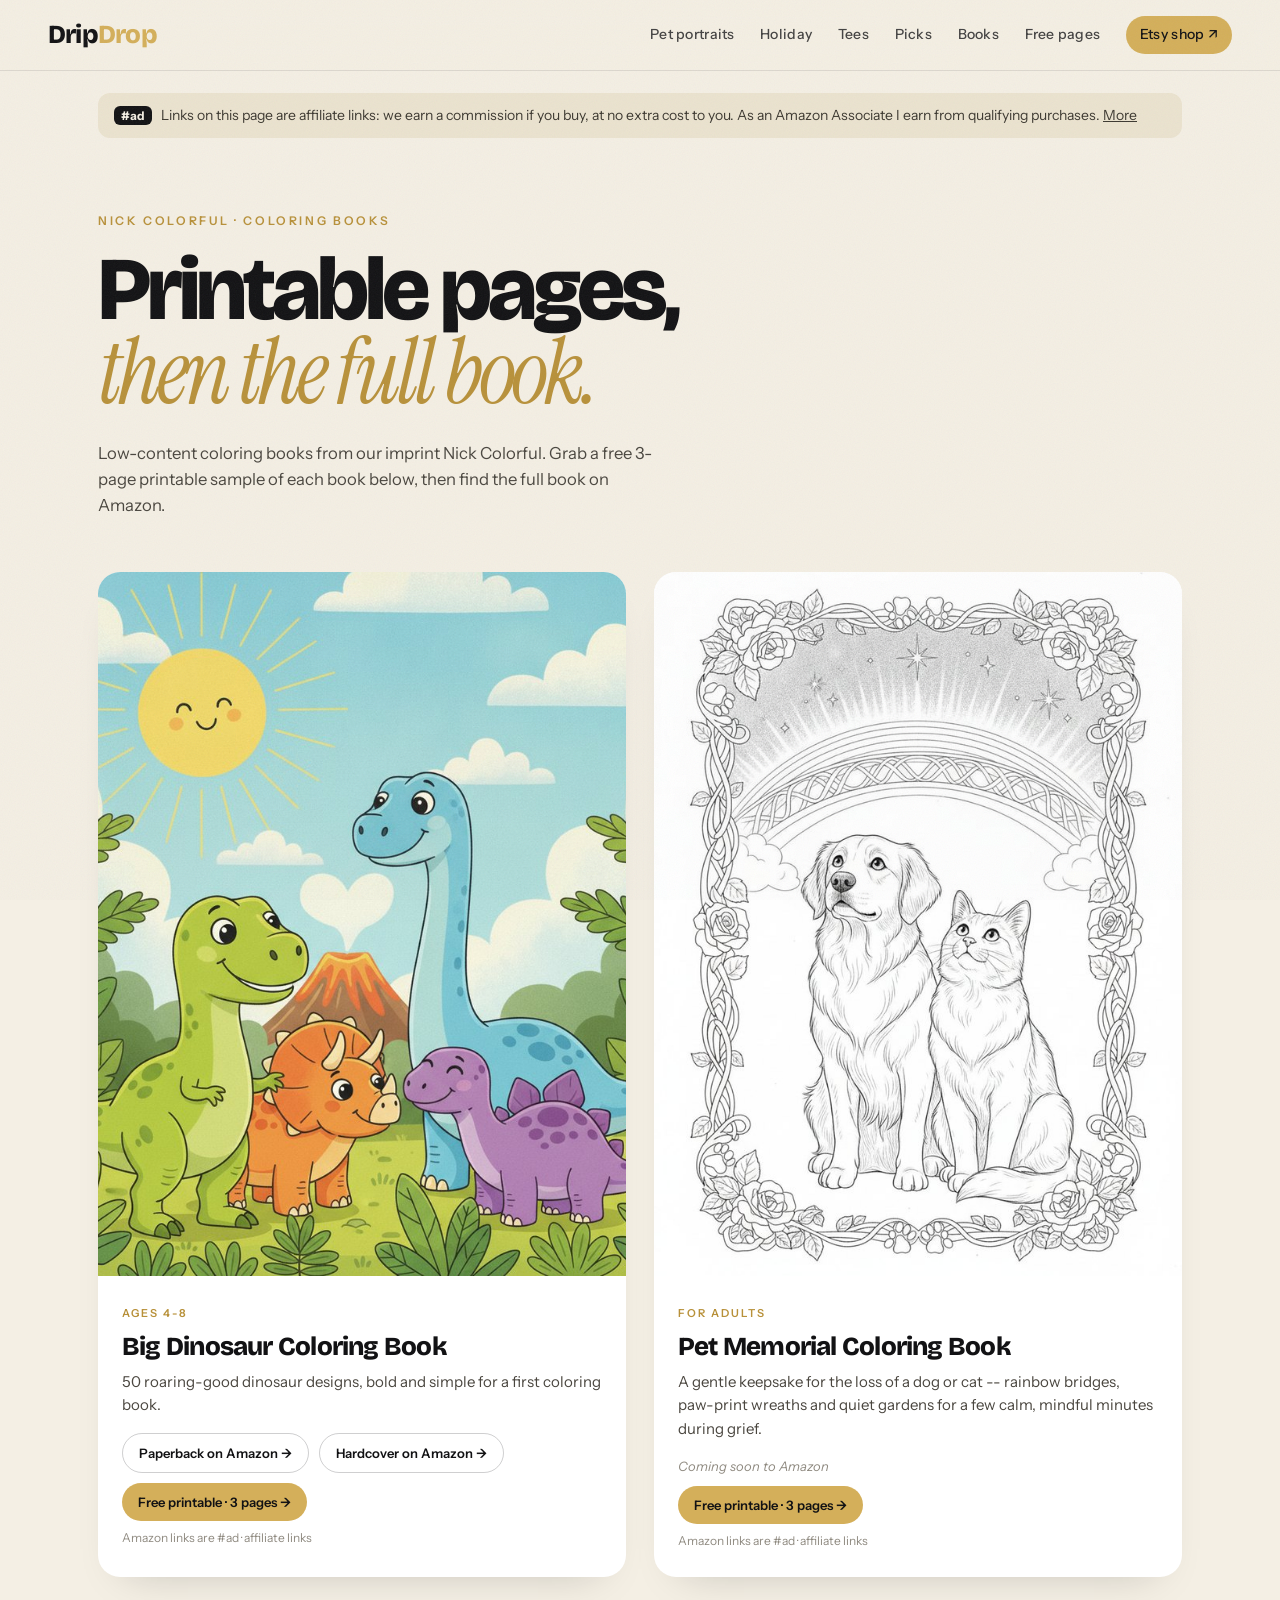
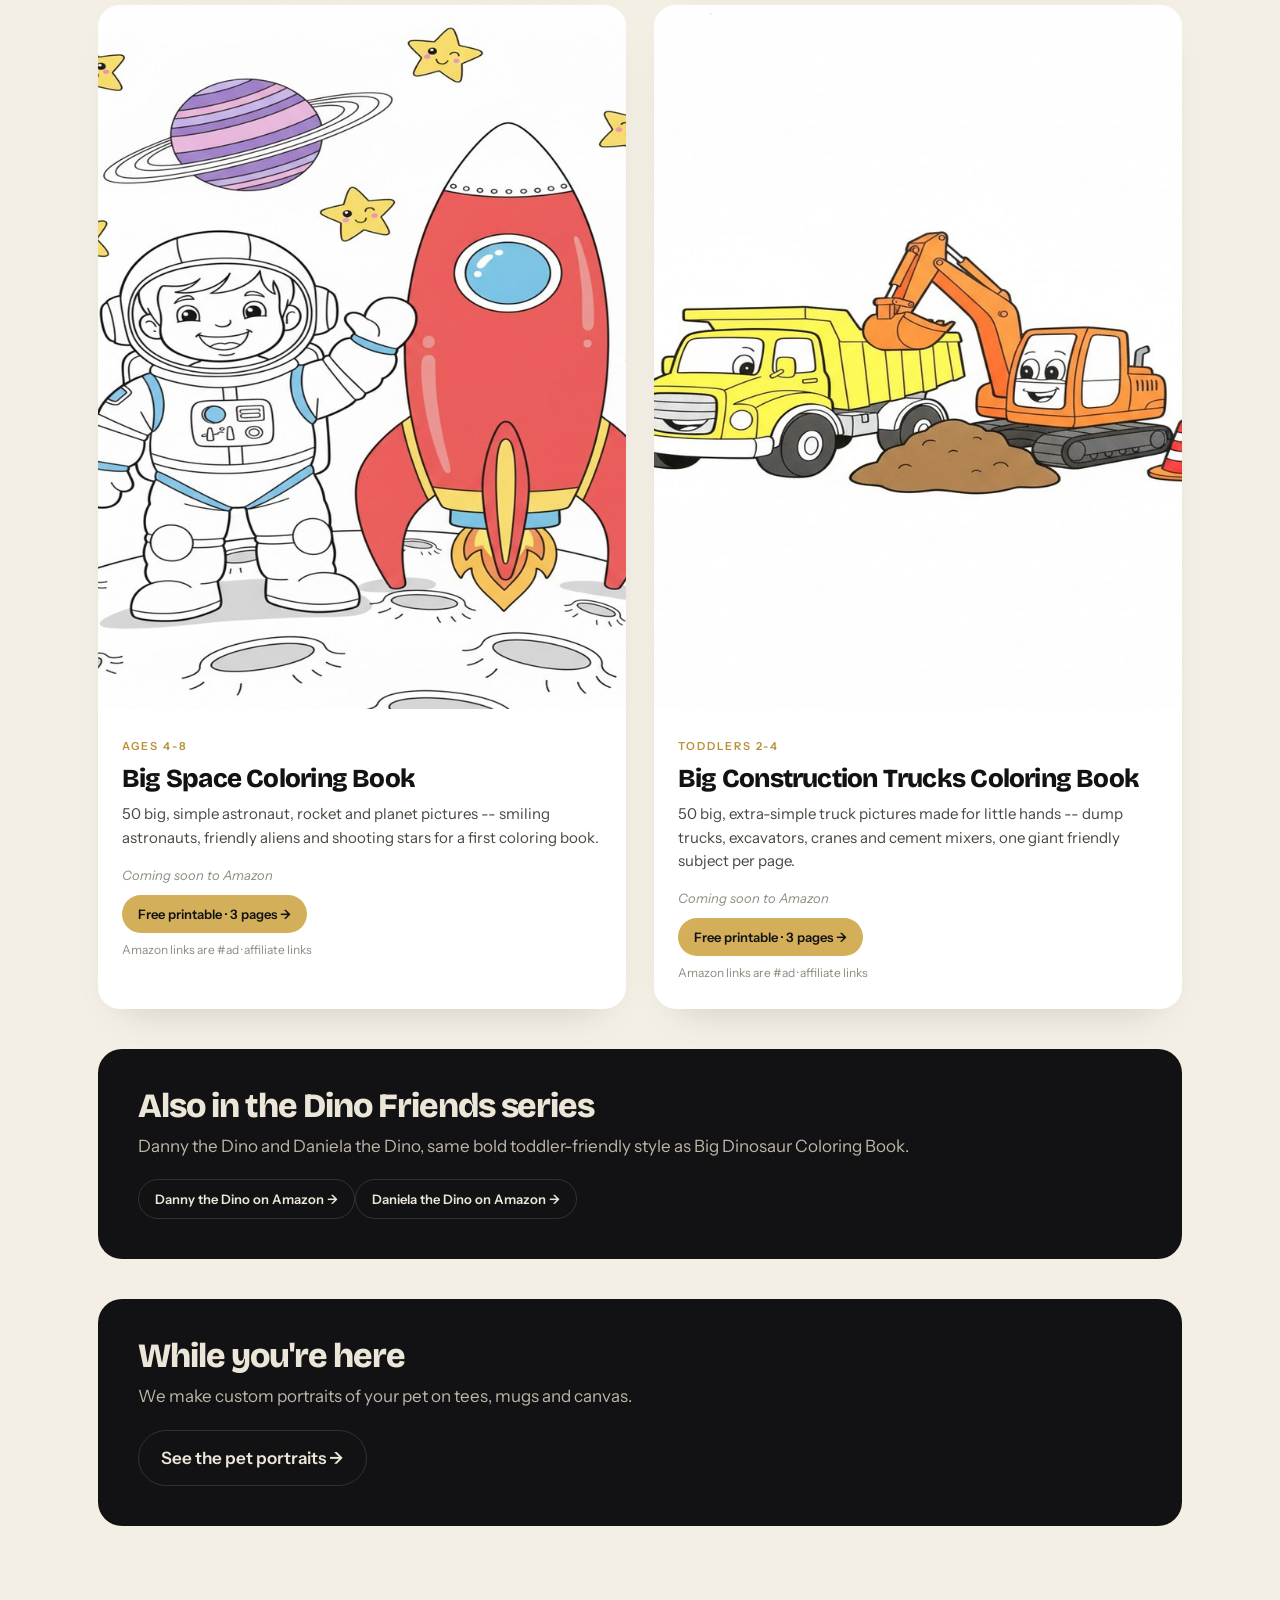
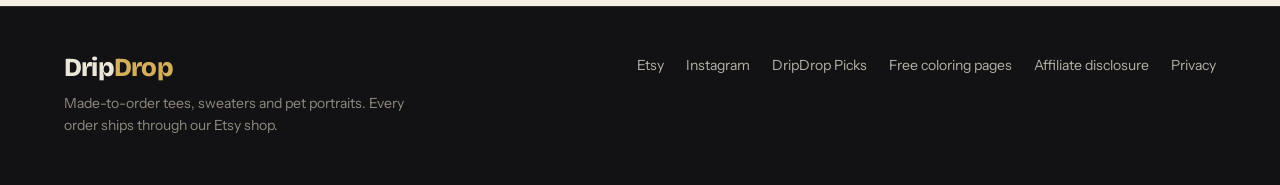
<file: docs/books/index.html>
<!DOCTYPE html>
<html lang="en">
<head>

<meta charset="utf-8">
<meta name="viewport" content="width=device-width, initial-scale=1">
<title>Nick Colorful coloring books - free printables - DripDrop</title>
<meta name="description" content="Free printable sample pages from our Nick Colorful coloring books, plus links to the full books on Amazon.">
<meta property="og:title" content="Nick Colorful coloring books - free printables - DripDrop">
<meta property="og:description" content="Free printable sample pages from our Nick Colorful coloring books, plus links to the full books on Amazon.">
<link rel="preconnect" href="https://fonts.googleapis.com"><link rel="preconnect" href="https://fonts.gstatic.com" crossorigin>
<link rel="stylesheet" href="https://fonts.googleapis.com/css2?family=Bricolage+Grotesque:opsz,wght@12..96,500;12..96,800&family=Instrument+Sans:wght@400;500;600&family=Instrument+Serif:ital@0;1&display=swap">
<link rel="stylesheet" href="../assets/site.css">
<link rel="icon" href="../assets/favicon.svg">
</head>
<body class="pk-page">
<header class="top">
  <a class="logo" href="../index.html">Drip<span>Drop</span></a>
  <nav>
    <a href="../index.html#pets">Pet portraits</a>
    <a href="../index.html#holiday">Holiday</a>
    <a href="../index.html#tees">Tees</a>
    <a href="../picks/index.html">Picks</a>
    <a href="../books/index.html">Books</a>
    <a href="../free/index.html">Free pages</a>
    <a class="etsy" href="https://www.etsy.com/shop/DripDropShopUS" target="_blank" rel="noopener">Etsy shop &#8599;</a>
  </nav>
</header>
<main class="pmain">
<div class="adbar"><b>#ad</b> Links on this page are affiliate links: we earn a commission if you buy, at no extra cost to you. As an Amazon Associate I earn from qualifying purchases. <a href="../disclosure.html">More</a></div>
<section class="phero"><p class="kick">Nick Colorful &middot; coloring books</p><h1>Printable pages,<br><em>then the full book.</em></h1>
<p class="sub">Low-content coloring books from our imprint Nick Colorful. Grab a free 3-page printable sample
of each book below, then find the full book on Amazon.</p></section>
<div class="books"><article class="book">
  <img src="../img/books/big-dinosaur.jpg" alt="Big Dinosaur Coloring Book cover" loading="lazy">
  <div class="tx">
    <span class="age">Ages 4-8</span>
    <h2>Big Dinosaur Coloring Book</h2>
    <p>50 roaring-good dinosaur designs, bold and simple for a first coloring book.</p>
    <div class="buys"><a class="btn ghost small" href="https://www.amazon.com/dp/B0HMPQ2JKQ?tag=claritystac09-20" target="_blank" rel="sponsored nofollow noopener">Paperback on Amazon &rarr;</a><a class="btn ghost small" href="https://www.amazon.com/dp/B0HN48F9QD?tag=claritystac09-20" target="_blank" rel="sponsored nofollow noopener">Hardcover on Amazon &rarr;</a></div>
    <a class="btn small" href="../freebies/big-dinosaur.pdf" target="_blank">Free printable &middot; 3 pages &rarr;</a>
    <small class="ad">Amazon links are #ad &middot; affiliate links</small>
  </div>
</article><article class="book">
  <img src="../img/books/pet-memorial.jpg" alt="Pet Memorial Coloring Book cover" loading="lazy">
  <div class="tx">
    <span class="age">For adults</span>
    <h2>Pet Memorial Coloring Book</h2>
    <p>A gentle keepsake for the loss of a dog or cat -- rainbow bridges, paw-print wreaths and quiet gardens for a few calm, mindful minutes during grief.</p>
    <div class="buys"><span class="soon">Coming soon to Amazon</span></div>
    <a class="btn small" href="../freebies/pet-memorial.pdf" target="_blank">Free printable &middot; 3 pages &rarr;</a>
    <small class="ad">Amazon links are #ad &middot; affiliate links</small>
  </div>
</article><article class="book">
  <img src="../img/books/big-space.jpg" alt="Big Space Coloring Book cover" loading="lazy">
  <div class="tx">
    <span class="age">Ages 4-8</span>
    <h2>Big Space Coloring Book</h2>
    <p>50 big, simple astronaut, rocket and planet pictures -- smiling astronauts, friendly aliens and shooting stars for a first coloring book.</p>
    <div class="buys"><span class="soon">Coming soon to Amazon</span></div>
    <a class="btn small" href="../freebies/big-space.pdf" target="_blank">Free printable &middot; 3 pages &rarr;</a>
    <small class="ad">Amazon links are #ad &middot; affiliate links</small>
  </div>
</article><article class="book">
  <img src="../img/books/construction-trucks.jpg" alt="Big Construction Trucks Coloring Book cover" loading="lazy">
  <div class="tx">
    <span class="age">Toddlers 2-4</span>
    <h2>Big Construction Trucks Coloring Book</h2>
    <p>50 big, extra-simple truck pictures made for little hands -- dump trucks, excavators, cranes and cement mixers, one giant friendly subject per page.</p>
    <div class="buys"><span class="soon">Coming soon to Amazon</span></div>
    <a class="btn small" href="../freebies/construction-trucks.pdf" target="_blank">Free printable &middot; 3 pages &rarr;</a>
    <small class="ad">Amazon links are #ad &middot; affiliate links</small>
  </div>
</article></div>
<section class="cross"><h3>Also in the Dino Friends series</h3>
<p>Danny the Dino and Daniela the Dino, same bold toddler-friendly style as Big Dinosaur Coloring Book.</p>
<div class="buys"><a class="btn ghost small" href="https://www.amazon.com/dp/B0HMSKKWCJ?tag=claritystac09-20" target="_blank" rel="sponsored nofollow noopener">Danny the Dino on Amazon &rarr;</a><a class="btn ghost small" href="https://www.amazon.com/dp/B0HMR64RQZ?tag=claritystac09-20" target="_blank" rel="sponsored nofollow noopener">Daniela the Dino on Amazon &rarr;</a></div></section>
<section class="cross"><h3>While you're here</h3><p>We make custom portraits of your pet on tees, mugs and canvas.</p>
<a class="btn ghost" href="../index.html#pets">See the pet portraits &rarr;</a></section>
</main>
<footer class="foot">
  <div class="fl">
    <a class="logo" href="../index.html">Drip<span>Drop</span></a>
    <p>Made-to-order tees, sweaters and pet portraits. Every order ships through our Etsy shop.</p>
  </div>
  <div class="fr">
    <a href="https://www.etsy.com/shop/DripDropShopUS" target="_blank" rel="noopener">Etsy</a>
    <a href="https://www.instagram.com/dripdropgram/" target="_blank" rel="noopener">Instagram</a>
    <a href="../picks/index.html">DripDrop Picks</a>
    <a href="../free/index.html">Free coloring pages</a>
    <a href="../disclosure.html">Affiliate disclosure</a>
    <a href="https://clairmont425.github.io/clarity-stack/dripdrop-privacy.html">Privacy</a>
  </div>
</footer>
</body>
</html>
</file>
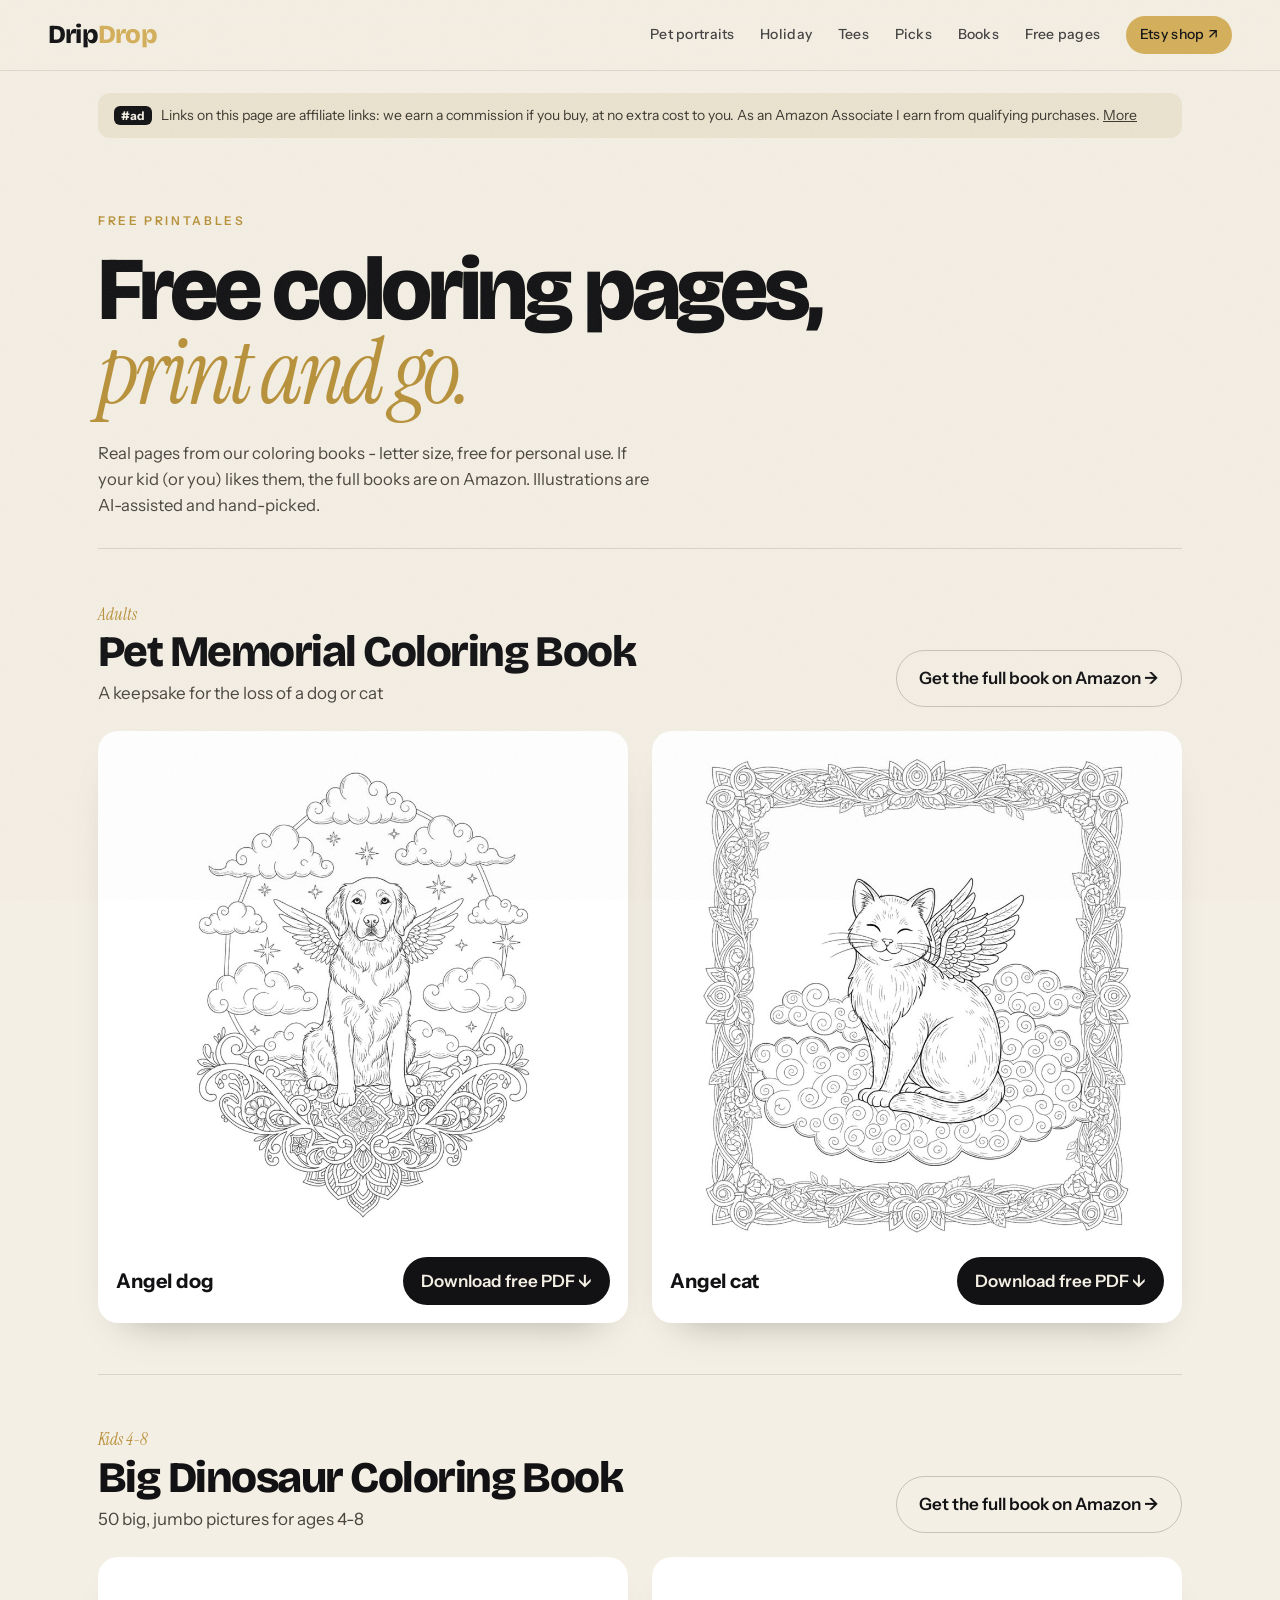
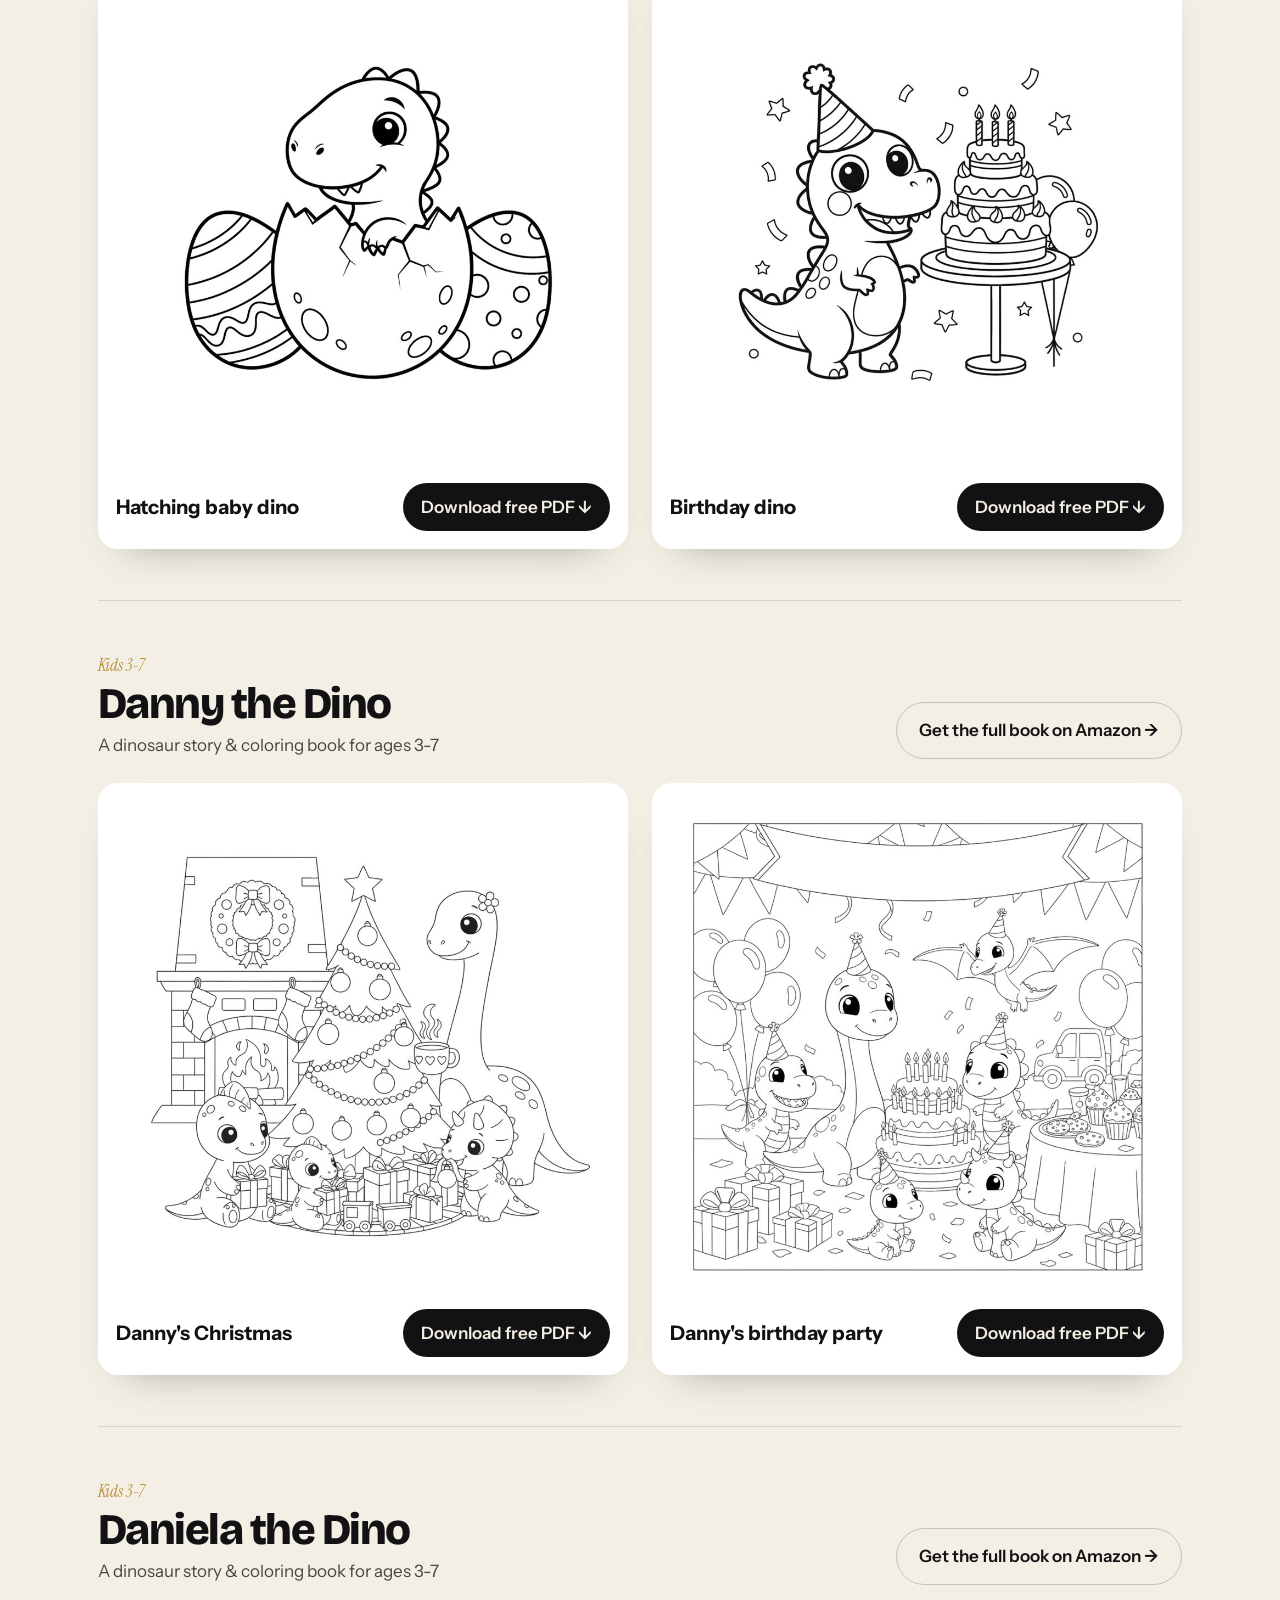
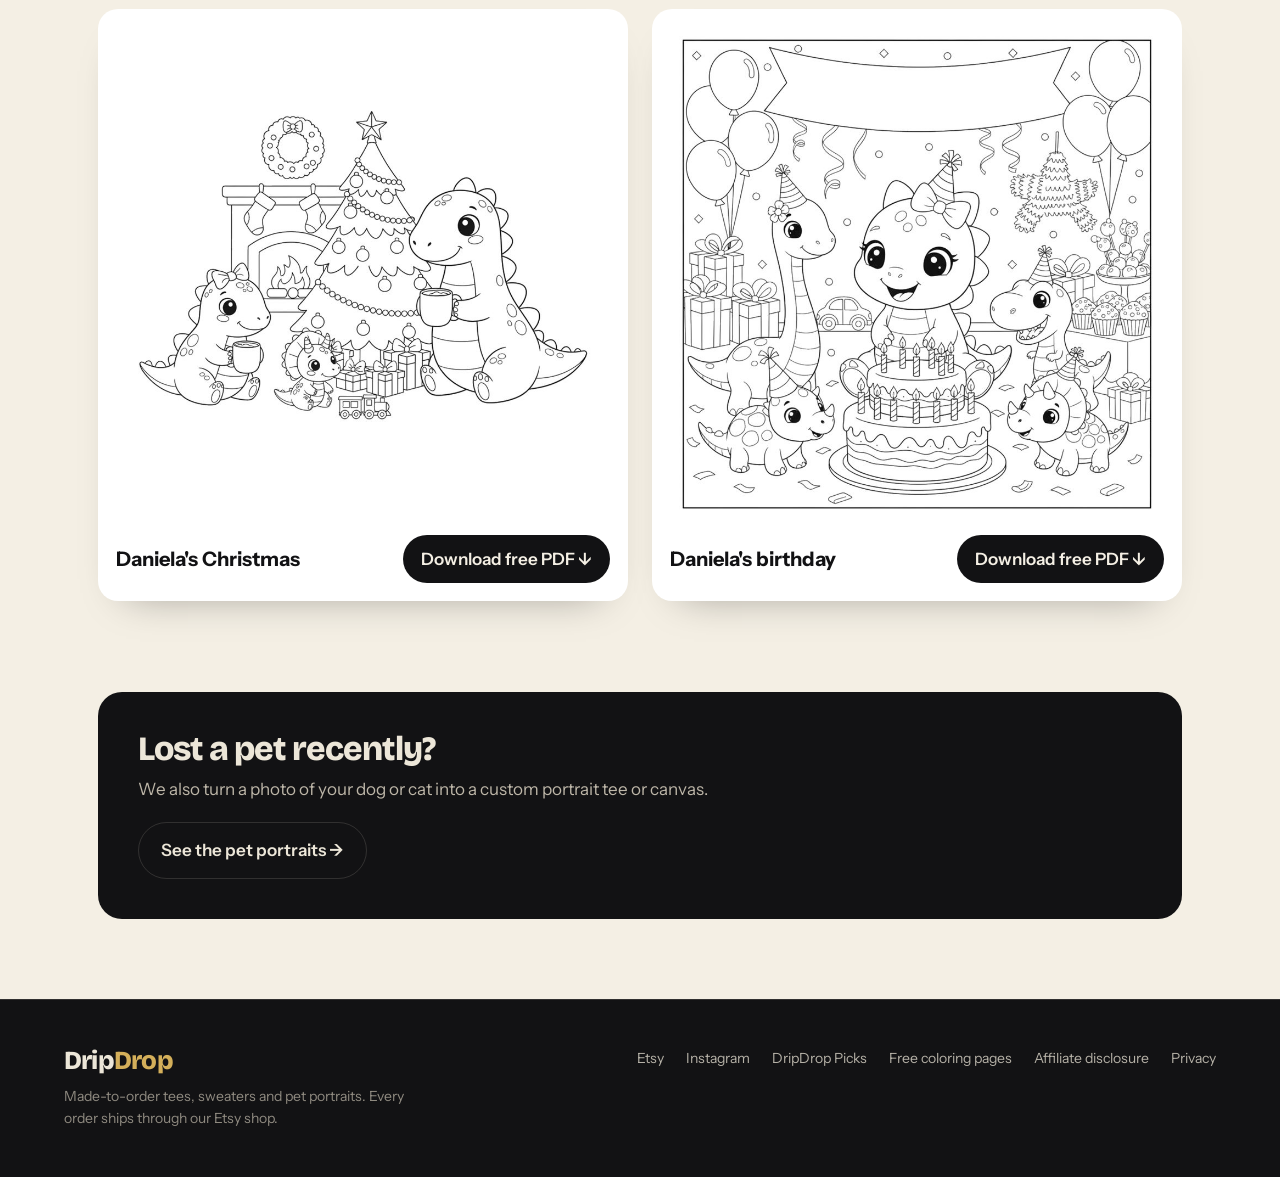
<file: docs/free/index.html>
<!DOCTYPE html>
<html lang="en">
<head>

<meta charset="utf-8">
<meta name="viewport" content="width=device-width, initial-scale=1">
<title>Free printable coloring pages - DripDrop</title>
<meta name="description" content="Free printable coloring pages for kids and adults: dinosaurs, Christmas, birthdays and pet memorial pages.">
<meta property="og:title" content="Free printable coloring pages - DripDrop">
<meta property="og:description" content="Free printable coloring pages for kids and adults: dinosaurs, Christmas, birthdays and pet memorial pages.">
<link rel="preconnect" href="https://fonts.googleapis.com"><link rel="preconnect" href="https://fonts.gstatic.com" crossorigin>
<link rel="stylesheet" href="https://fonts.googleapis.com/css2?family=Bricolage+Grotesque:opsz,wght@12..96,500;12..96,800&family=Instrument+Sans:wght@400;500;600&family=Instrument+Serif:ital@0;1&display=swap">
<link rel="stylesheet" href="../assets/site.css">
<link rel="icon" href="../assets/favicon.svg">
</head>
<body class="pk-page">
<header class="top">
  <a class="logo" href="../index.html">Drip<span>Drop</span></a>
  <nav>
    <a href="../index.html#pets">Pet portraits</a>
    <a href="../index.html#holiday">Holiday</a>
    <a href="../index.html#tees">Tees</a>
    <a href="../picks/index.html">Picks</a>
    <a href="../books/index.html">Books</a>
    <a href="../free/index.html">Free pages</a>
    <a class="etsy" href="https://www.etsy.com/shop/DripDropShopUS" target="_blank" rel="noopener">Etsy shop &#8599;</a>
  </nav>
</header>
<main class="pmain">
<div class="adbar"><b>#ad</b> Links on this page are affiliate links: we earn a commission if you buy, at no extra cost to you. As an Amazon Associate I earn from qualifying purchases. <a href="../disclosure.html">More</a></div>
<section class="phero"><p class="kick">Free printables</p><h1>Free coloring pages,<br><em>print and go.</em></h1>
<p class="sub">Real pages from our coloring books - letter size, free for personal use. If your kid (or you) likes them,
the full books are on Amazon. Illustrations are AI-assisted and hand-picked.</p></section>
<section class="fbook" id="pet-memorial">
  <div class="fhead"><div><em>Adults</em><h2>Pet Memorial Coloring Book</h2><p>A keepsake for the loss of a dog or cat</p></div>
  <a class="btn ghost" href="https://www.amazon.com/s?k=9798140646486&tag=claritystac09-20" target="_blank" rel="sponsored nofollow noopener">Get the full book on Amazon &rarr;</a></div>
  <div class="fgrid"><div class="fp" id="angel-dog">
  <a href="angel-dog.pdf" download><img src="../img/free/angel-dog.jpg" alt="Angel dog coloring page" loading="lazy"></a>
  <div><h3>Angel dog</h3><a class="btn" href="angel-dog.pdf" download>Download free PDF &darr;</a></div>
</div><div class="fp" id="angel-cat">
  <a href="angel-cat.pdf" download><img src="../img/free/angel-cat.jpg" alt="Angel cat coloring page" loading="lazy"></a>
  <div><h3>Angel cat</h3><a class="btn" href="angel-cat.pdf" download>Download free PDF &darr;</a></div>
</div></div>
</section><section class="fbook" id="big-dinosaur">
  <div class="fhead"><div><em>Kids 4-8</em><h2>Big Dinosaur Coloring Book</h2><p>50 big, jumbo pictures for ages 4-8</p></div>
  <a class="btn ghost" href="https://www.amazon.com/dp/B0HMPQ2JKQ?tag=claritystac09-20" target="_blank" rel="sponsored nofollow noopener">Get the full book on Amazon &rarr;</a></div>
  <div class="fgrid"><div class="fp" id="hatching-dino">
  <a href="hatching-dino.pdf" download><img src="../img/free/hatching-dino.jpg" alt="Hatching baby dino coloring page" loading="lazy"></a>
  <div><h3>Hatching baby dino</h3><a class="btn" href="hatching-dino.pdf" download>Download free PDF &darr;</a></div>
</div><div class="fp" id="birthday-dino">
  <a href="birthday-dino.pdf" download><img src="../img/free/birthday-dino.jpg" alt="Birthday dino coloring page" loading="lazy"></a>
  <div><h3>Birthday dino</h3><a class="btn" href="birthday-dino.pdf" download>Download free PDF &darr;</a></div>
</div></div>
</section><section class="fbook" id="danny-the-dino">
  <div class="fhead"><div><em>Kids 3-7</em><h2>Danny the Dino</h2><p>A dinosaur story &amp; coloring book for ages 3-7</p></div>
  <a class="btn ghost" href="https://www.amazon.com/dp/B0HMSKKWCJ?tag=claritystac09-20" target="_blank" rel="sponsored nofollow noopener">Get the full book on Amazon &rarr;</a></div>
  <div class="fgrid"><div class="fp" id="danny-christmas">
  <a href="danny-christmas.pdf" download><img src="../img/free/danny-christmas.jpg" alt="Danny&#x27;s Christmas coloring page" loading="lazy"></a>
  <div><h3>Danny&#x27;s Christmas</h3><a class="btn" href="danny-christmas.pdf" download>Download free PDF &darr;</a></div>
</div><div class="fp" id="danny-birthday">
  <a href="danny-birthday.pdf" download><img src="../img/free/danny-birthday.jpg" alt="Danny&#x27;s birthday party coloring page" loading="lazy"></a>
  <div><h3>Danny&#x27;s birthday party</h3><a class="btn" href="danny-birthday.pdf" download>Download free PDF &darr;</a></div>
</div></div>
</section><section class="fbook" id="daniela-the-dino">
  <div class="fhead"><div><em>Kids 3-7</em><h2>Daniela the Dino</h2><p>A dinosaur story &amp; coloring book for ages 3-7</p></div>
  <a class="btn ghost" href="https://www.amazon.com/dp/B0HMR64RQZ?tag=claritystac09-20" target="_blank" rel="sponsored nofollow noopener">Get the full book on Amazon &rarr;</a></div>
  <div class="fgrid"><div class="fp" id="daniela-christmas">
  <a href="daniela-christmas.pdf" download><img src="../img/free/daniela-christmas.jpg" alt="Daniela&#x27;s Christmas coloring page" loading="lazy"></a>
  <div><h3>Daniela&#x27;s Christmas</h3><a class="btn" href="daniela-christmas.pdf" download>Download free PDF &darr;</a></div>
</div><div class="fp" id="daniela-birthday">
  <a href="daniela-birthday.pdf" download><img src="../img/free/daniela-birthday.jpg" alt="Daniela&#x27;s birthday coloring page" loading="lazy"></a>
  <div><h3>Daniela&#x27;s birthday</h3><a class="btn" href="daniela-birthday.pdf" download>Download free PDF &darr;</a></div>
</div></div>
</section>
<section class="cross"><h3>Lost a pet recently?</h3><p>We also turn a photo of your dog or cat into a custom portrait tee or canvas.</p>
<a class="btn ghost" href="../index.html#pets">See the pet portraits &rarr;</a></section>
</main>
<footer class="foot">
  <div class="fl">
    <a class="logo" href="../index.html">Drip<span>Drop</span></a>
    <p>Made-to-order tees, sweaters and pet portraits. Every order ships through our Etsy shop.</p>
  </div>
  <div class="fr">
    <a href="https://www.etsy.com/shop/DripDropShopUS" target="_blank" rel="noopener">Etsy</a>
    <a href="https://www.instagram.com/dripdropgram/" target="_blank" rel="noopener">Instagram</a>
    <a href="../picks/index.html">DripDrop Picks</a>
    <a href="../free/index.html">Free coloring pages</a>
    <a href="../disclosure.html">Affiliate disclosure</a>
    <a href="https://clairmont425.github.io/clarity-stack/dripdrop-privacy.html">Privacy</a>
  </div>
</footer>
</body>
</html>
</file>
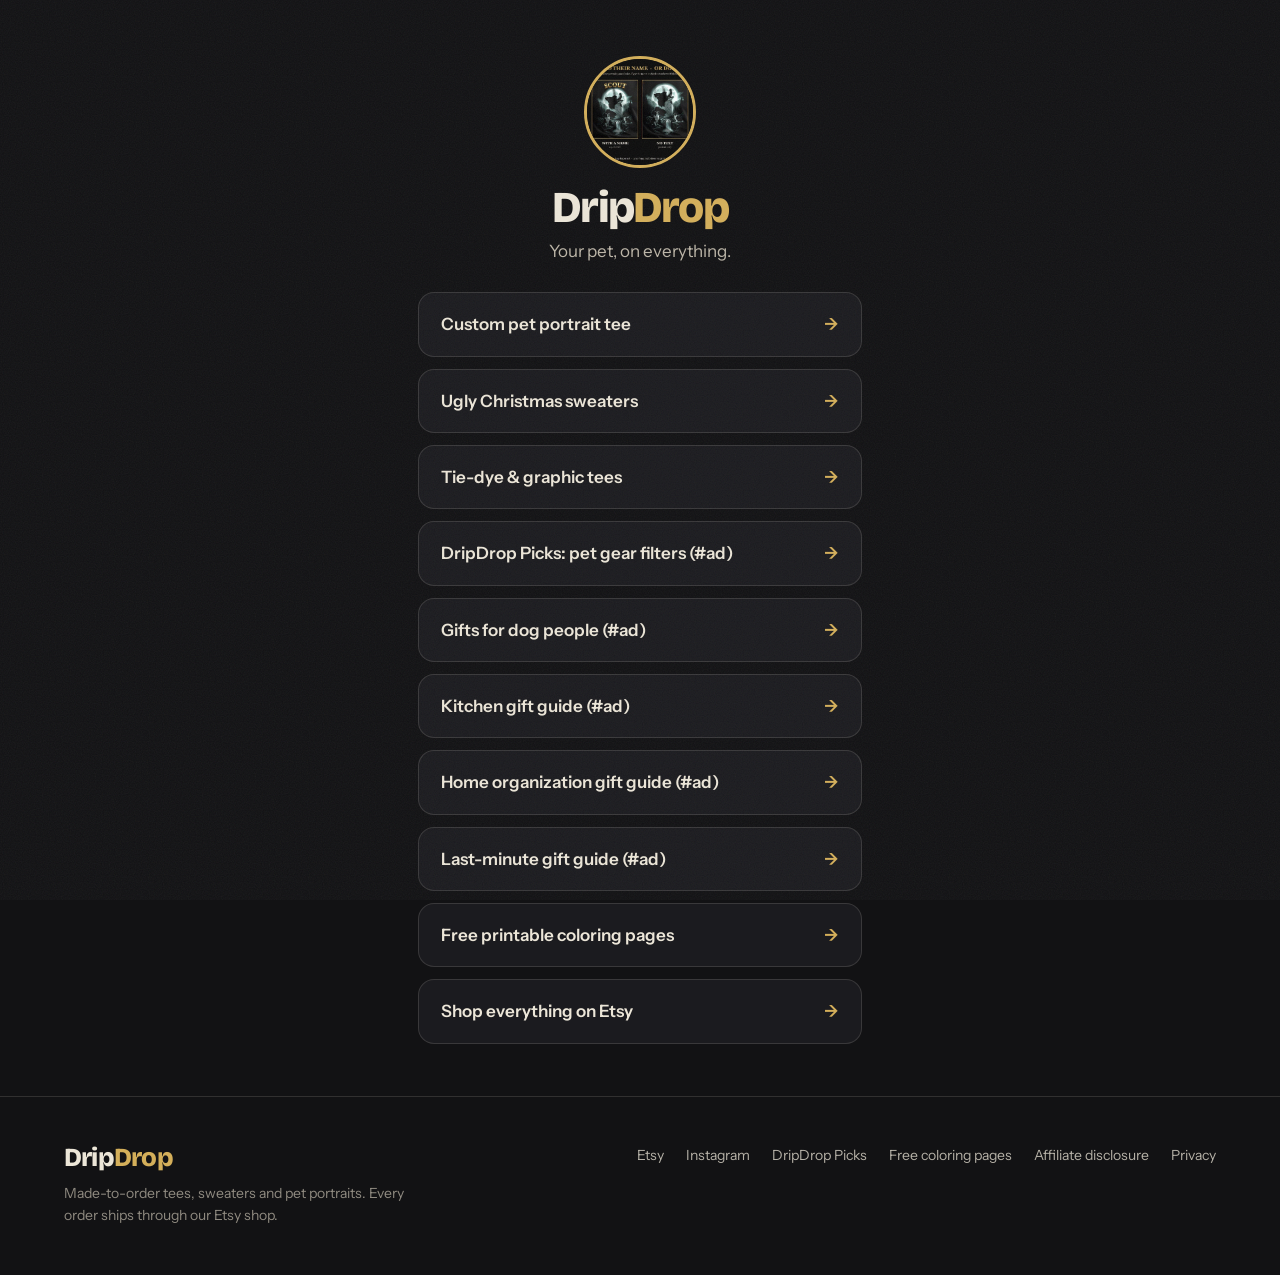
<file: docs/links/index.html>
<!DOCTYPE html>
<html lang="en">
<head>

<meta charset="utf-8">
<meta name="viewport" content="width=device-width, initial-scale=1">
<title>DripDrop - links</title>
<meta name="description" content="DripDrop shop and picks.">
<meta property="og:title" content="DripDrop - links">
<meta property="og:description" content="DripDrop shop and picks.">
<link rel="preconnect" href="https://fonts.googleapis.com"><link rel="preconnect" href="https://fonts.gstatic.com" crossorigin>
<link rel="stylesheet" href="https://fonts.googleapis.com/css2?family=Bricolage+Grotesque:opsz,wght@12..96,500;12..96,800&family=Instrument+Sans:wght@400;500;600&family=Instrument+Serif:ital@0;1&display=swap">
<link rel="stylesheet" href="../assets/site.css">
<link rel="icon" href="../assets/favicon.svg">
</head>
<body class="lk-page">
<header class="top">
  <a class="logo" href="../index.html">Drip<span>Drop</span></a>
  <nav>
    <a href="../index.html#pets">Pet portraits</a>
    <a href="../index.html#holiday">Holiday</a>
    <a href="../index.html#tees">Tees</a>
    <a href="../picks/index.html">Picks</a>
    <a href="../books/index.html">Books</a>
    <a href="../free/index.html">Free pages</a>
    <a class="etsy" href="https://www.etsy.com/shop/DripDropShopUS" target="_blank" rel="noopener">Etsy shop &#8599;</a>
  </nav>
</header>
<main class="links"><img class="av" src="../img/shop/4587453412_1.jpg" alt="">
<h1>Drip<span>Drop</span></h1><p>Your pet, on everything.</p><a class="lk" href="https://www.etsy.com/listing/4587453412/over-the-moon-custom-pet-portrait-tee">Custom pet portrait tee<span>&rarr;</span></a><a class="lk" href="../index.html#holiday">Ugly Christmas sweaters<span>&rarr;</span></a><a class="lk" href="../index.html#tees">Tie-dye &amp; graphic tees<span>&rarr;</span></a><a class="lk" href="../picks/index.html">DripDrop Picks: pet gear filters (#ad)<span>&rarr;</span></a><a class="lk" href="../picks/gifts-for-dog-people.html">Gifts for dog people (#ad)<span>&rarr;</span></a><a class="lk" href="../picks/kitchen-gifts.html">Kitchen gift guide (#ad)<span>&rarr;</span></a><a class="lk" href="../picks/home-organization.html">Home organization gift guide (#ad)<span>&rarr;</span></a><a class="lk" href="../picks/last-minute-gifts.html">Last-minute gift guide (#ad)<span>&rarr;</span></a><a class="lk" href="../free/index.html">Free printable coloring pages<span>&rarr;</span></a><a class="lk" href="https://www.etsy.com/shop/DripDropShopUS">Shop everything on Etsy<span>&rarr;</span></a></main>
<footer class="foot">
  <div class="fl">
    <a class="logo" href="../index.html">Drip<span>Drop</span></a>
    <p>Made-to-order tees, sweaters and pet portraits. Every order ships through our Etsy shop.</p>
  </div>
  <div class="fr">
    <a href="https://www.etsy.com/shop/DripDropShopUS" target="_blank" rel="noopener">Etsy</a>
    <a href="https://www.instagram.com/dripdropgram/" target="_blank" rel="noopener">Instagram</a>
    <a href="../picks/index.html">DripDrop Picks</a>
    <a href="../free/index.html">Free coloring pages</a>
    <a href="../disclosure.html">Affiliate disclosure</a>
    <a href="https://clairmont425.github.io/clarity-stack/dripdrop-privacy.html">Privacy</a>
  </div>
</footer>
</body>
</html>
</file>
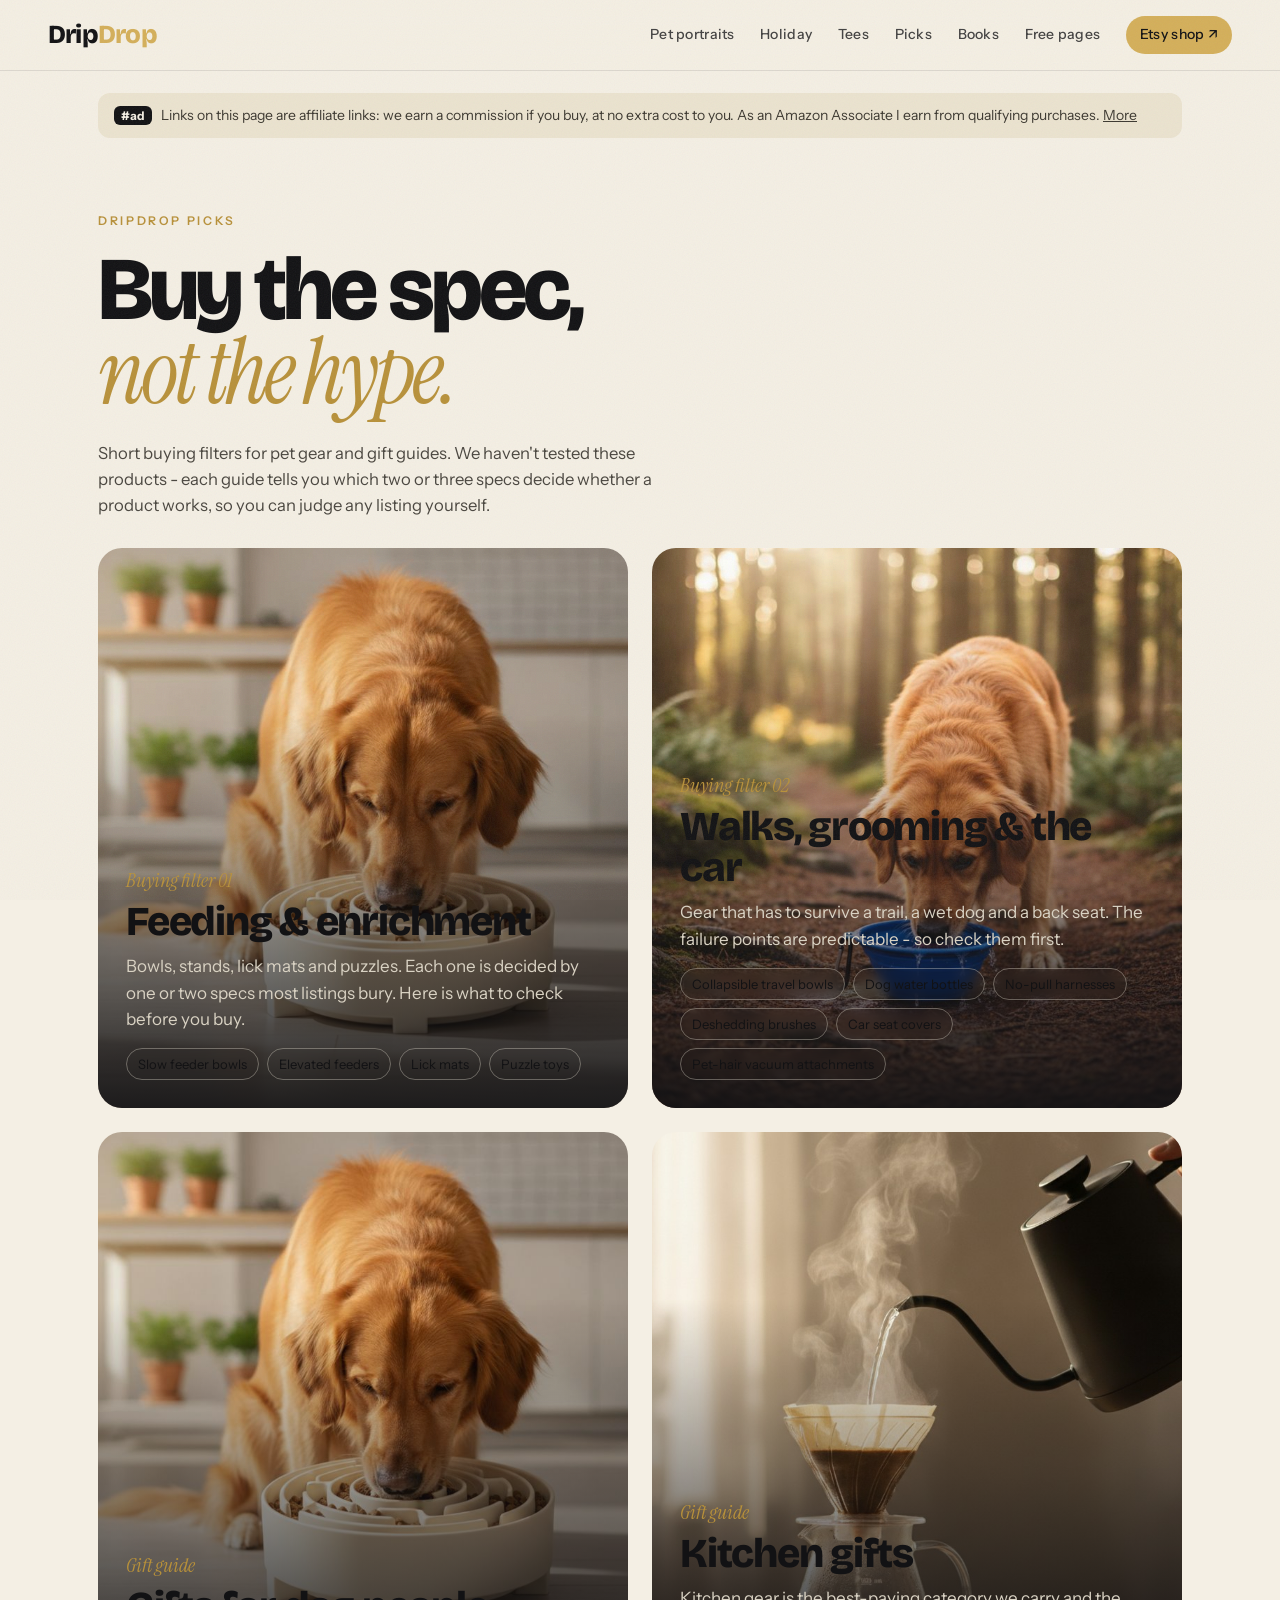
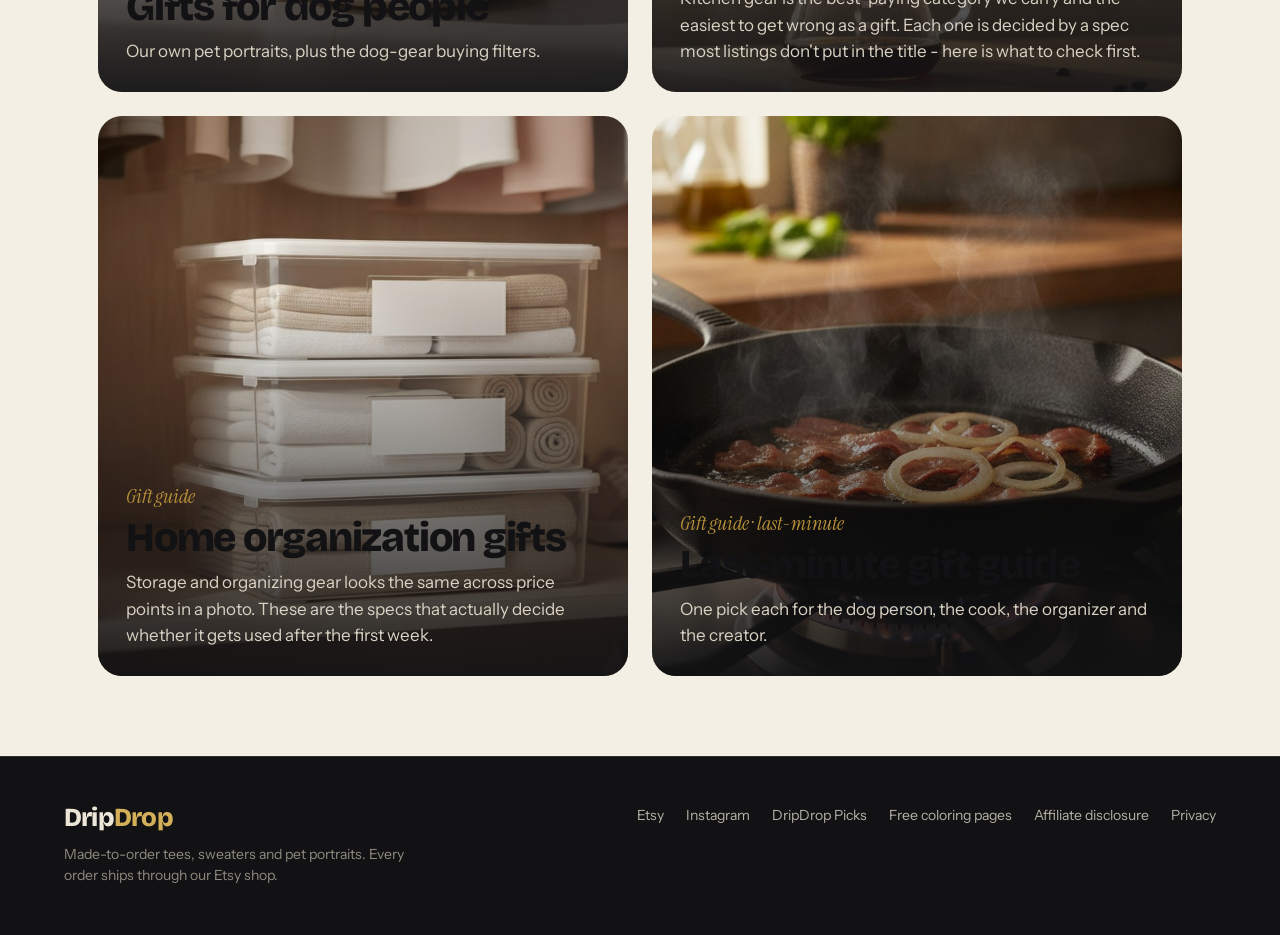
<file: docs/picks/index.html>
<!DOCTYPE html>
<html lang="en">
<head>

<meta charset="utf-8">
<meta name="viewport" content="width=device-width, initial-scale=1">
<title>DripDrop Picks - buying filters for pet gear</title>
<meta name="description" content="The specs that decide whether pet gear works.">
<meta property="og:title" content="DripDrop Picks - buying filters for pet gear">
<meta property="og:description" content="The specs that decide whether pet gear works.">
<link rel="preconnect" href="https://fonts.googleapis.com"><link rel="preconnect" href="https://fonts.gstatic.com" crossorigin>
<link rel="stylesheet" href="https://fonts.googleapis.com/css2?family=Bricolage+Grotesque:opsz,wght@12..96,500;12..96,800&family=Instrument+Sans:wght@400;500;600&family=Instrument+Serif:ital@0;1&display=swap">
<link rel="stylesheet" href="../assets/site.css">
<link rel="icon" href="../assets/favicon.svg">
</head>
<body class="pk-page">
<header class="top">
  <a class="logo" href="../index.html">Drip<span>Drop</span></a>
  <nav>
    <a href="../index.html#pets">Pet portraits</a>
    <a href="../index.html#holiday">Holiday</a>
    <a href="../index.html#tees">Tees</a>
    <a href="../picks/index.html">Picks</a>
    <a href="../books/index.html">Books</a>
    <a href="../free/index.html">Free pages</a>
    <a class="etsy" href="https://www.etsy.com/shop/DripDropShopUS" target="_blank" rel="noopener">Etsy shop &#8599;</a>
  </nav>
</header>
<main class="pmain">
<div class="adbar"><b>#ad</b> Links on this page are affiliate links: we earn a commission if you buy, at no extra cost to you. As an Amazon Associate I earn from qualifying purchases. <a href="../disclosure.html">More</a></div>
<section class="phero"><p class="kick">DripDrop Picks</p><h1>Buy the spec,<br><em>not the hype.</em></h1>
<p class="sub">Short buying filters for pet gear and gift guides. We haven't tested these products - each guide
tells you which two or three specs decide whether a product works, so you can judge any listing yourself.</p></section>
<div class="pks two"><a class="pk big" href="feeding.html">
  <img src="../img/picks/photo_01.jpg" alt="" loading="lazy">
  <div><em>Buying filter 01</em><h3>Feeding & enrichment</h3><p>Bowls, stands, lick mats and puzzles. Each one is decided by one or two specs most listings bury. Here is what to check before you buy.</p>
  <ul><li>Slow feeder bowls</li><li>Elevated feeders</li><li>Lick mats</li><li>Puzzle toys</li></ul></div>
</a>
<a class="pk big" href="walks.html">
  <img src="../img/picks/photo_05.jpg" alt="" loading="lazy">
  <div><em>Buying filter 02</em><h3>Walks, grooming & the car</h3><p>Gear that has to survive a trail, a wet dog and a back seat. The failure points are predictable - so check them first.</p>
  <ul><li>Collapsible travel bowls</li><li>Dog water bottles</li><li>No-pull harnesses</li><li>Deshedding brushes</li><li>Car seat covers</li><li>Pet-hair vacuum attachments</li></ul></div>
</a><a class="pk big" href="gifts-for-dog-people.html">
  <img src="../img/picks/photo_01.jpg" alt="" loading="lazy">
  <div><em>Gift guide</em><h3>Gifts for dog people</h3><p>Our own pet portraits, plus the dog-gear
  buying filters.</p></div>
</a>
<a class="pk big" href="kitchen-gifts.html">
  <img src="../img/picks/photo_11.jpg" alt="" loading="lazy">
  <div><em>Gift guide</em><h3>Kitchen gifts</h3><p>Kitchen gear is the best-paying category we carry and the easiest to get wrong as a gift. Each one is decided by a spec most listings don't put in the title - here is what to check first.</p></div>
</a>
<a class="pk big" href="home-organization.html">
  <img src="../img/picks/photo_20.jpg" alt="" loading="lazy">
  <div><em>Gift guide</em><h3>Home organization gifts</h3><p>Storage and organizing gear looks the same across price points in a photo. These are the specs that actually decide whether it gets used after the first week.</p></div>
</a>
<a class="pk big" href="last-minute-gifts.html">
  <img src="../img/picks/photo_15.jpg" alt="" loading="lazy">
  <div><em>Gift guide &middot; last-minute</em><h3>Last-minute gift guide</h3><p>One pick each for the
  dog person, the cook, the organizer and the creator.</p></div>
</a></div>
</main>
<footer class="foot">
  <div class="fl">
    <a class="logo" href="../index.html">Drip<span>Drop</span></a>
    <p>Made-to-order tees, sweaters and pet portraits. Every order ships through our Etsy shop.</p>
  </div>
  <div class="fr">
    <a href="https://www.etsy.com/shop/DripDropShopUS" target="_blank" rel="noopener">Etsy</a>
    <a href="https://www.instagram.com/dripdropgram/" target="_blank" rel="noopener">Instagram</a>
    <a href="../picks/index.html">DripDrop Picks</a>
    <a href="../free/index.html">Free coloring pages</a>
    <a href="../disclosure.html">Affiliate disclosure</a>
    <a href="https://clairmont425.github.io/clarity-stack/dripdrop-privacy.html">Privacy</a>
  </div>
</footer>
</body>
</html>
</file>
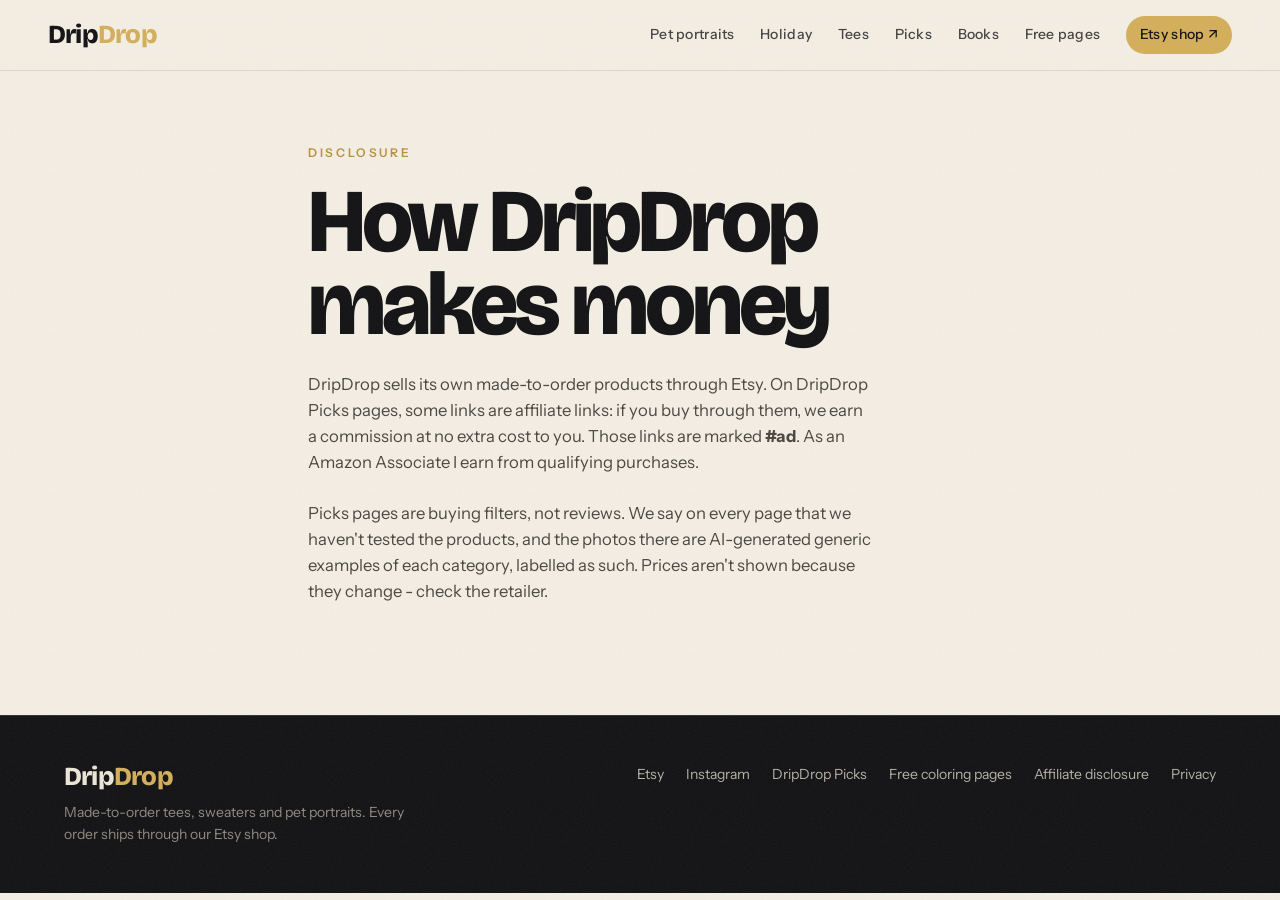
<file: docs/disclosure.html>
<!DOCTYPE html>
<html lang="en">
<head>

<meta charset="utf-8">
<meta name="viewport" content="width=device-width, initial-scale=1">
<title>Affiliate disclosure - DripDrop</title>
<meta name="description" content="How DripDrop makes money.">
<meta property="og:title" content="Affiliate disclosure - DripDrop">
<meta property="og:description" content="How DripDrop makes money.">
<link rel="preconnect" href="https://fonts.googleapis.com"><link rel="preconnect" href="https://fonts.gstatic.com" crossorigin>
<link rel="stylesheet" href="https://fonts.googleapis.com/css2?family=Bricolage+Grotesque:opsz,wght@12..96,500;12..96,800&family=Instrument+Sans:wght@400;500;600&family=Instrument+Serif:ital@0;1&display=swap">
<link rel="stylesheet" href="assets/site.css">
<link rel="icon" href="assets/favicon.svg">
</head>
<body class="pk-page">
<header class="top">
  <a class="logo" href="index.html">Drip<span>Drop</span></a>
  <nav>
    <a href="index.html#pets">Pet portraits</a>
    <a href="index.html#holiday">Holiday</a>
    <a href="index.html#tees">Tees</a>
    <a href="picks/index.html">Picks</a>
    <a href="books/index.html">Books</a>
    <a href="free/index.html">Free pages</a>
    <a class="etsy" href="https://www.etsy.com/shop/DripDropShopUS" target="_blank" rel="noopener">Etsy shop &#8599;</a>
  </nav>
</header>
<main class="pmain narrow"><section class="phero"><p class="kick">Disclosure</p><h1>How DripDrop makes money</h1>
<p class="sub">DripDrop sells its own made-to-order products through Etsy. On DripDrop Picks pages, some links are
affiliate links: if you buy through them, we earn a commission at no extra cost to you. Those links are marked
<b>#ad</b>. As an Amazon Associate I earn from qualifying purchases.</p>
<p class="sub">Picks pages are buying filters, not reviews. We say on every page that we haven't tested the products,
and the photos there are AI-generated generic examples of each category, labelled as such. Prices aren't shown
because they change - check the retailer.</p></section></main>
<footer class="foot">
  <div class="fl">
    <a class="logo" href="index.html">Drip<span>Drop</span></a>
    <p>Made-to-order tees, sweaters and pet portraits. Every order ships through our Etsy shop.</p>
  </div>
  <div class="fr">
    <a href="https://www.etsy.com/shop/DripDropShopUS" target="_blank" rel="noopener">Etsy</a>
    <a href="https://www.instagram.com/dripdropgram/" target="_blank" rel="noopener">Instagram</a>
    <a href="picks/index.html">DripDrop Picks</a>
    <a href="free/index.html">Free coloring pages</a>
    <a href="disclosure.html">Affiliate disclosure</a>
    <a href="https://clairmont425.github.io/clarity-stack/dripdrop-privacy.html">Privacy</a>
  </div>
</footer>
</body>
</html>
</file>
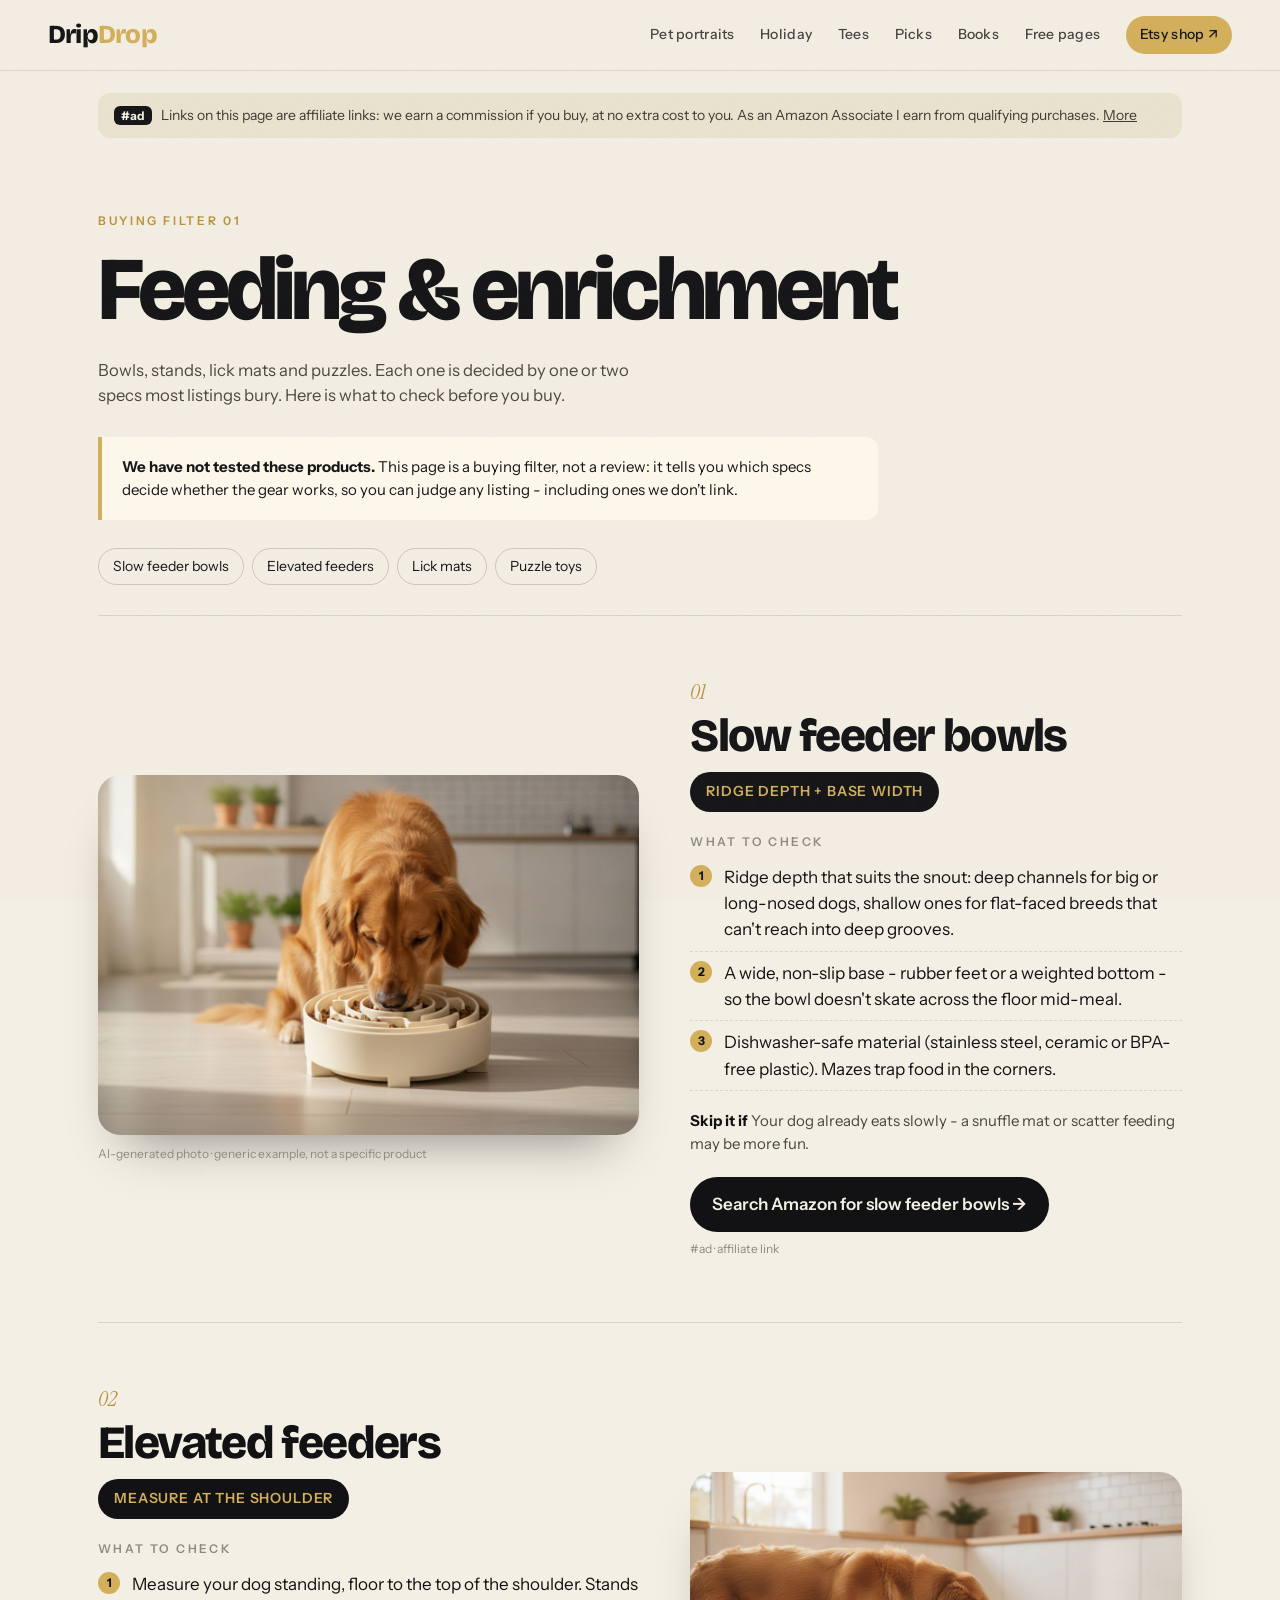
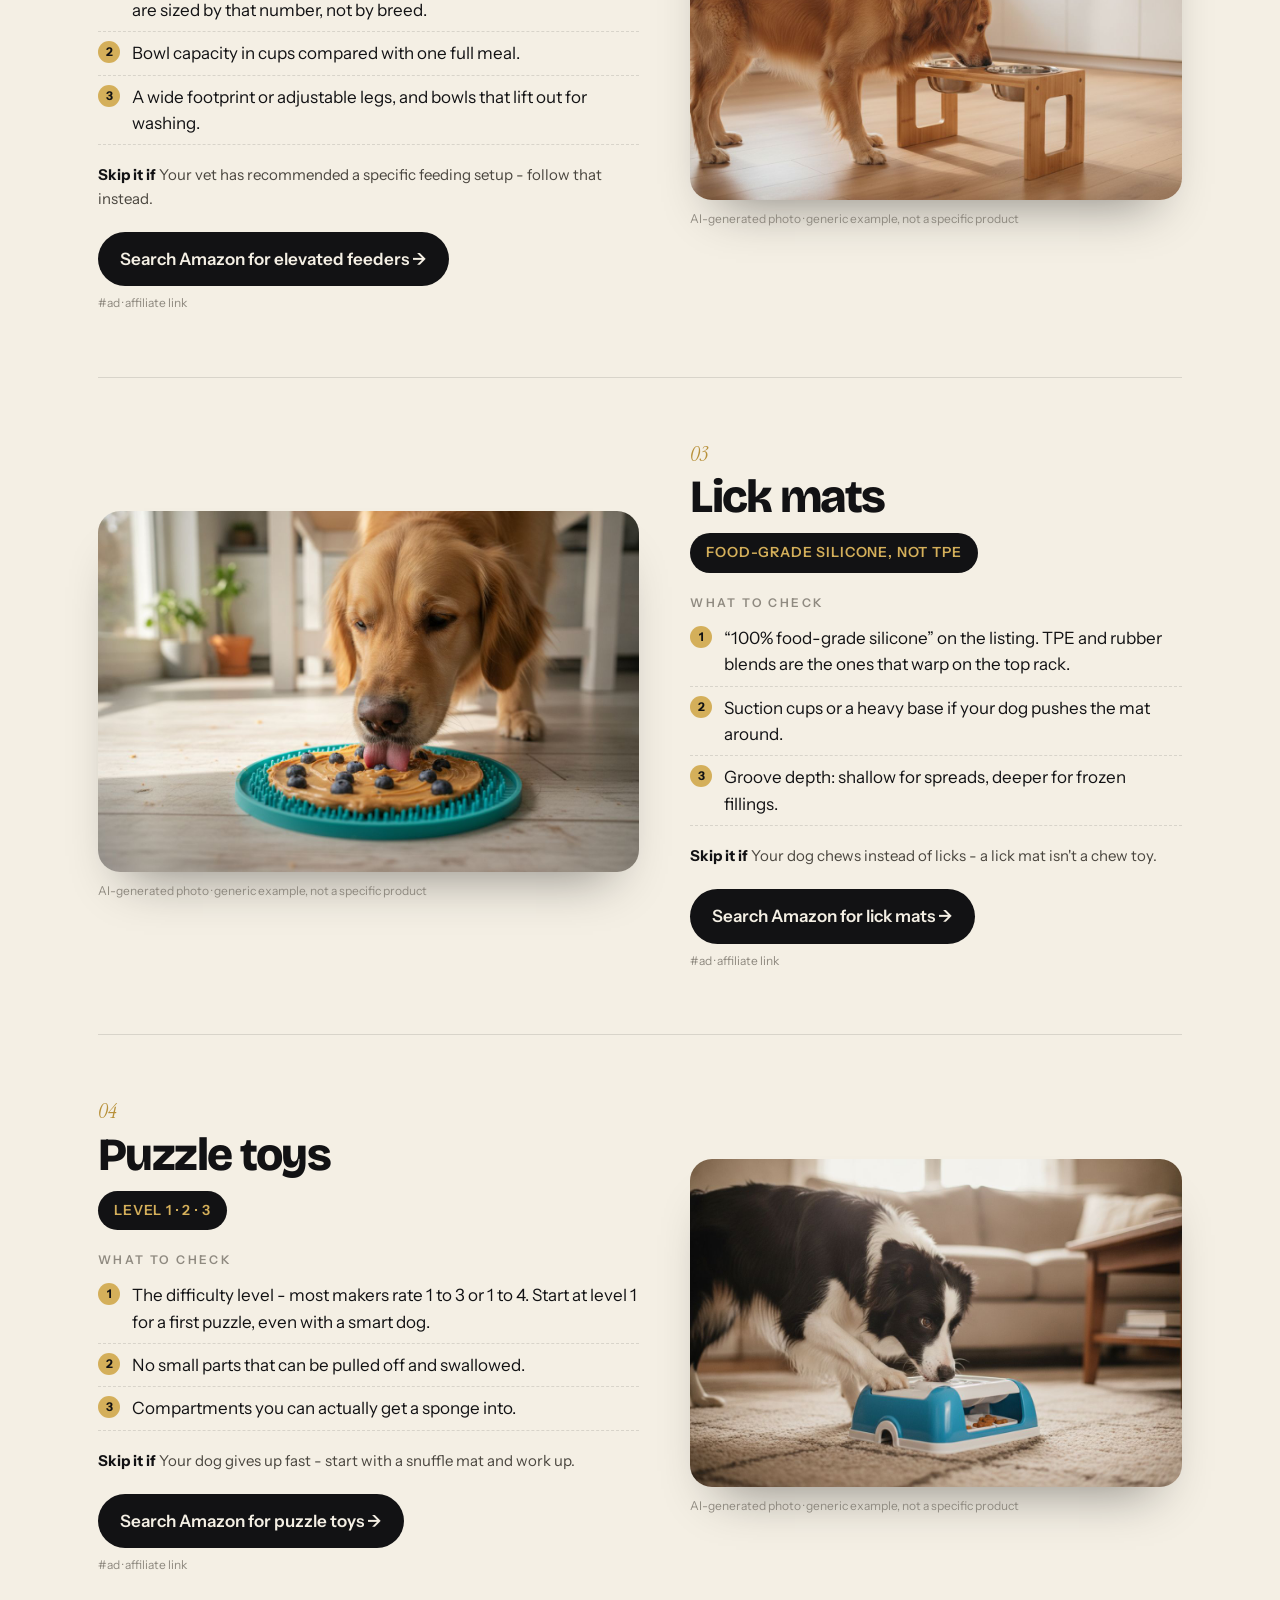
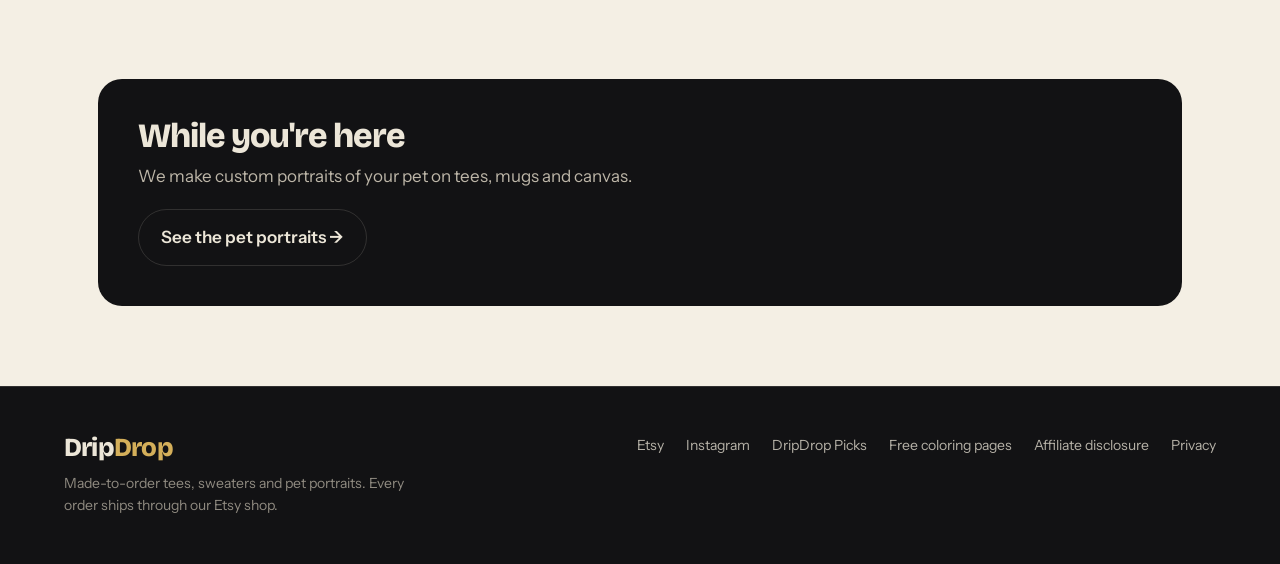
<file: docs/picks/feeding.html>
<!DOCTYPE html>
<html lang="en">
<head>

<meta charset="utf-8">
<meta name="viewport" content="width=device-width, initial-scale=1">
<title>Feeding &amp; enrichment - DripDrop Picks</title>
<meta name="description" content="Bowls, stands, lick mats and puzzles. Each one is decided by one or two specs most listings bury. Here is what to check before you buy.">
<meta property="og:title" content="Feeding &amp; enrichment - DripDrop Picks">
<meta property="og:description" content="Bowls, stands, lick mats and puzzles. Each one is decided by one or two specs most listings bury. Here is what to check before you buy.">
<link rel="preconnect" href="https://fonts.googleapis.com"><link rel="preconnect" href="https://fonts.gstatic.com" crossorigin>
<link rel="stylesheet" href="https://fonts.googleapis.com/css2?family=Bricolage+Grotesque:opsz,wght@12..96,500;12..96,800&family=Instrument+Sans:wght@400;500;600&family=Instrument+Serif:ital@0;1&display=swap">
<link rel="stylesheet" href="../assets/site.css">
<link rel="icon" href="../assets/favicon.svg">
</head>
<body class="pk-page">
<header class="top">
  <a class="logo" href="../index.html">Drip<span>Drop</span></a>
  <nav>
    <a href="../index.html#pets">Pet portraits</a>
    <a href="../index.html#holiday">Holiday</a>
    <a href="../index.html#tees">Tees</a>
    <a href="../picks/index.html">Picks</a>
    <a href="../books/index.html">Books</a>
    <a href="../free/index.html">Free pages</a>
    <a class="etsy" href="https://www.etsy.com/shop/DripDropShopUS" target="_blank" rel="noopener">Etsy shop &#8599;</a>
  </nav>
</header>
<main class="pmain">
<div class="adbar"><b>#ad</b> Links on this page are affiliate links: we earn a commission if you buy, at no extra cost to you. As an Amazon Associate I earn from qualifying purchases. <a href="../disclosure.html">More</a></div>
<section class="phero"><p class="kick">Buying filter 01</p><h1>Feeding & enrichment</h1><p class="sub">Bowls, stands, lick mats and puzzles. Each one is decided by one or two specs most listings bury. Here is what to check before you buy.</p>
<div class="notest"><b>We have not tested these products.</b> This page is a buying filter, not a review: it tells
you which specs decide whether the gear works, so you can judge any listing - including ones we don't link.</div>
<nav class="toc"><a href="#slow-feeder">Slow feeder bowls</a><a href="#elevated-feeder">Elevated feeders</a><a href="#lick-mat">Lick mats</a><a href="#puzzle-toy">Puzzle toys</a></nav></section>
<article class="it" id="slow-feeder">
  <figure><img src="../img/picks/photo_01.jpg" alt="Slow feeder bowls - generic example" loading="lazy">
    <figcaption>AI-generated photo &middot; generic example, not a specific product</figcaption></figure>
  <div class="tx">
    <span class="num">01</span>
    <h2>Slow feeder bowls</h2>
    <span class="call">Ridge depth + base width</span>
    <h4>What to check</h4><ul><li>Ridge depth that suits the snout: deep channels for big or long-nosed dogs, shallow ones for flat-faced breeds that can&#x27;t reach into deep grooves.</li><li>A wide, non-slip base - rubber feet or a weighted bottom - so the bowl doesn&#x27;t skate across the floor mid-meal.</li><li>Dishwasher-safe material (stainless steel, ceramic or BPA-free plastic). Mazes trap food in the corners.</li></ul>
    <p class="skip"><b>Skip it if</b> Your dog already eats slowly - a snuffle mat or scatter feeding may be more fun.</p>
    <a class="btn" href="https://www.amazon.com/s?k=slow+feeder+dog+bowl&tag=claritystac09-20" target="_blank" rel="sponsored nofollow noopener">Search Amazon for slow feeder bowls &rarr;</a>
    <small class="ad">#ad &middot; affiliate link</small>
  </div>
</article><article class="it" id="elevated-feeder">
  <figure><img src="../img/picks/photo_02.jpg" alt="Elevated feeders - generic example" loading="lazy">
    <figcaption>AI-generated photo &middot; generic example, not a specific product</figcaption></figure>
  <div class="tx">
    <span class="num">02</span>
    <h2>Elevated feeders</h2>
    <span class="call">Measure at the shoulder</span>
    <h4>What to check</h4><ul><li>Measure your dog standing, floor to the top of the shoulder. Stands are sized by that number, not by breed.</li><li>Bowl capacity in cups compared with one full meal.</li><li>A wide footprint or adjustable legs, and bowls that lift out for washing.</li></ul>
    <p class="skip"><b>Skip it if</b> Your vet has recommended a specific feeding setup - follow that instead.</p>
    <a class="btn" href="https://www.amazon.com/s?k=adjustable+elevated+dog+bowl+stand&tag=claritystac09-20" target="_blank" rel="sponsored nofollow noopener">Search Amazon for elevated feeders &rarr;</a>
    <small class="ad">#ad &middot; affiliate link</small>
  </div>
</article><article class="it" id="lick-mat">
  <figure><img src="../img/picks/photo_03.jpg" alt="Lick mats - generic example" loading="lazy">
    <figcaption>AI-generated photo &middot; generic example, not a specific product</figcaption></figure>
  <div class="tx">
    <span class="num">03</span>
    <h2>Lick mats</h2>
    <span class="call">Food-grade silicone, not TPE</span>
    <h4>What to check</h4><ul><li>“100% food-grade silicone” on the listing. TPE and rubber blends are the ones that warp on the top rack.</li><li>Suction cups or a heavy base if your dog pushes the mat around.</li><li>Groove depth: shallow for spreads, deeper for frozen fillings.</li></ul>
    <p class="skip"><b>Skip it if</b> Your dog chews instead of licks - a lick mat isn&#x27;t a chew toy.</p>
    <a class="btn" href="https://www.amazon.com/s?k=silicone+lick+mat+for+dogs+dishwasher+safe&tag=claritystac09-20" target="_blank" rel="sponsored nofollow noopener">Search Amazon for lick mats &rarr;</a>
    <small class="ad">#ad &middot; affiliate link</small>
  </div>
</article><article class="it" id="puzzle-toy">
  <figure><img src="../img/picks/photo_04.jpg" alt="Puzzle toys - generic example" loading="lazy">
    <figcaption>AI-generated photo &middot; generic example, not a specific product</figcaption></figure>
  <div class="tx">
    <span class="num">04</span>
    <h2>Puzzle toys</h2>
    <span class="call">Level 1 · 2 · 3</span>
    <h4>What to check</h4><ul><li>The difficulty level - most makers rate 1 to 3 or 1 to 4. Start at level 1 for a first puzzle, even with a smart dog.</li><li>No small parts that can be pulled off and swallowed.</li><li>Compartments you can actually get a sponge into.</li></ul>
    <p class="skip"><b>Skip it if</b> Your dog gives up fast - start with a snuffle mat and work up.</p>
    <a class="btn" href="https://www.amazon.com/s?k=dog+puzzle+toy+level+1&tag=claritystac09-20" target="_blank" rel="sponsored nofollow noopener">Search Amazon for puzzle toys &rarr;</a>
    <small class="ad">#ad &middot; affiliate link</small>
  </div>
</article>
<section class="cross"><h3>While you're here</h3><p>We make custom portraits of your pet on tees, mugs and canvas.</p>
<a class="btn ghost" href="../index.html#pets">See the pet portraits &rarr;</a></section>
</main>
<footer class="foot">
  <div class="fl">
    <a class="logo" href="../index.html">Drip<span>Drop</span></a>
    <p>Made-to-order tees, sweaters and pet portraits. Every order ships through our Etsy shop.</p>
  </div>
  <div class="fr">
    <a href="https://www.etsy.com/shop/DripDropShopUS" target="_blank" rel="noopener">Etsy</a>
    <a href="https://www.instagram.com/dripdropgram/" target="_blank" rel="noopener">Instagram</a>
    <a href="../picks/index.html">DripDrop Picks</a>
    <a href="../free/index.html">Free coloring pages</a>
    <a href="../disclosure.html">Affiliate disclosure</a>
    <a href="https://clairmont425.github.io/clarity-stack/dripdrop-privacy.html">Privacy</a>
  </div>
</footer>
</body>
</html>
</file>
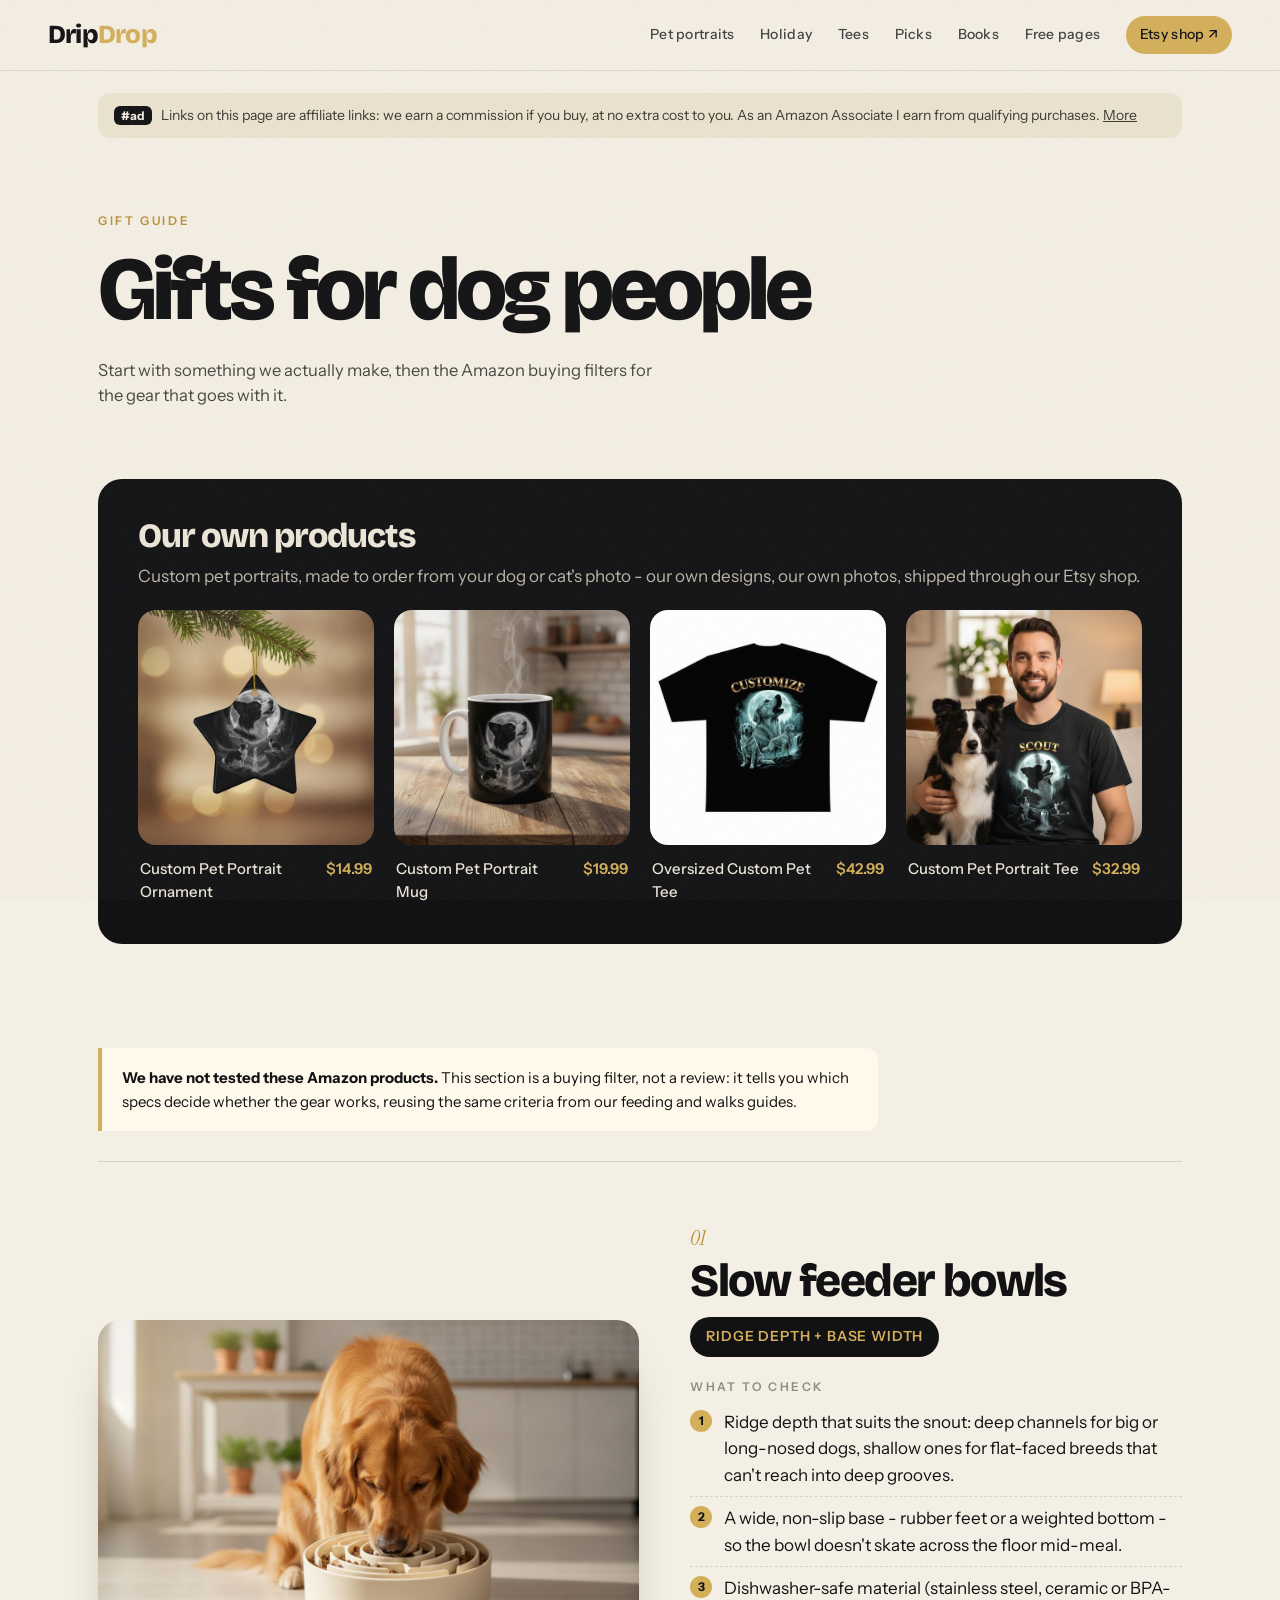
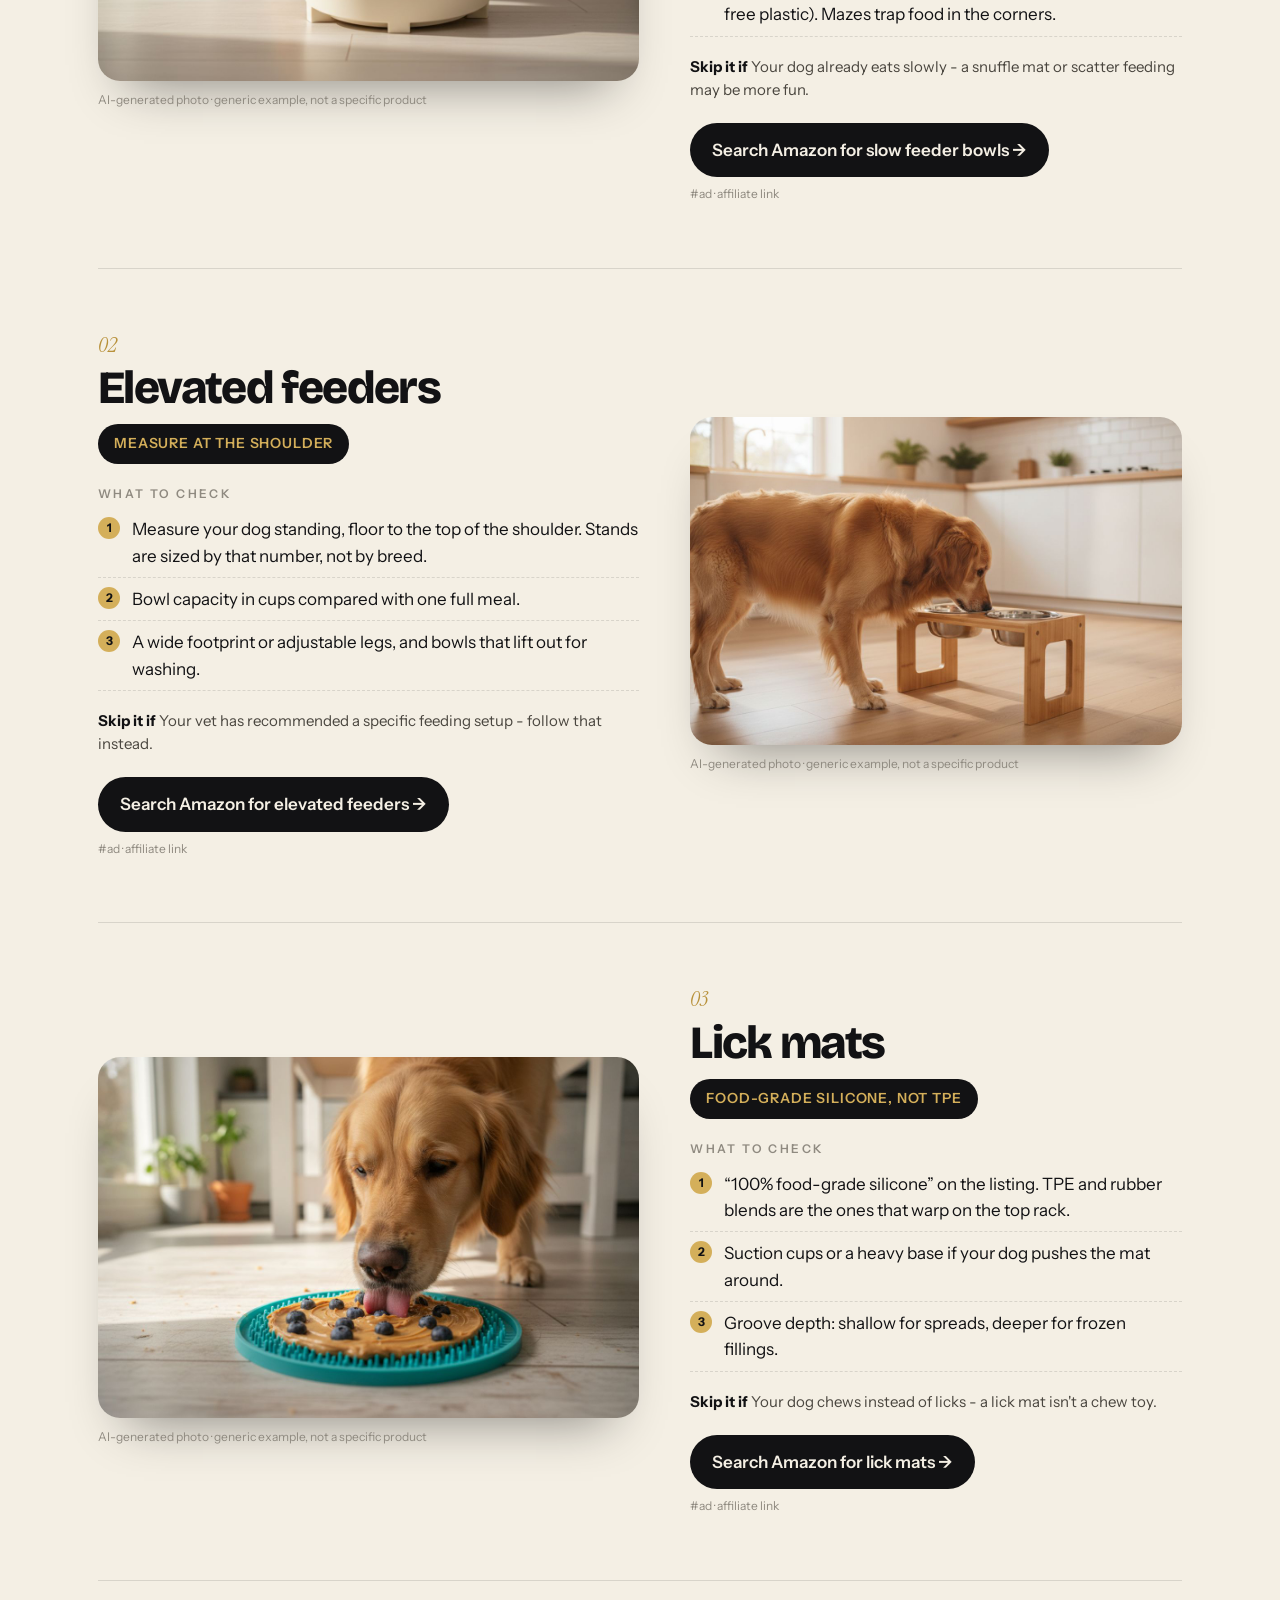
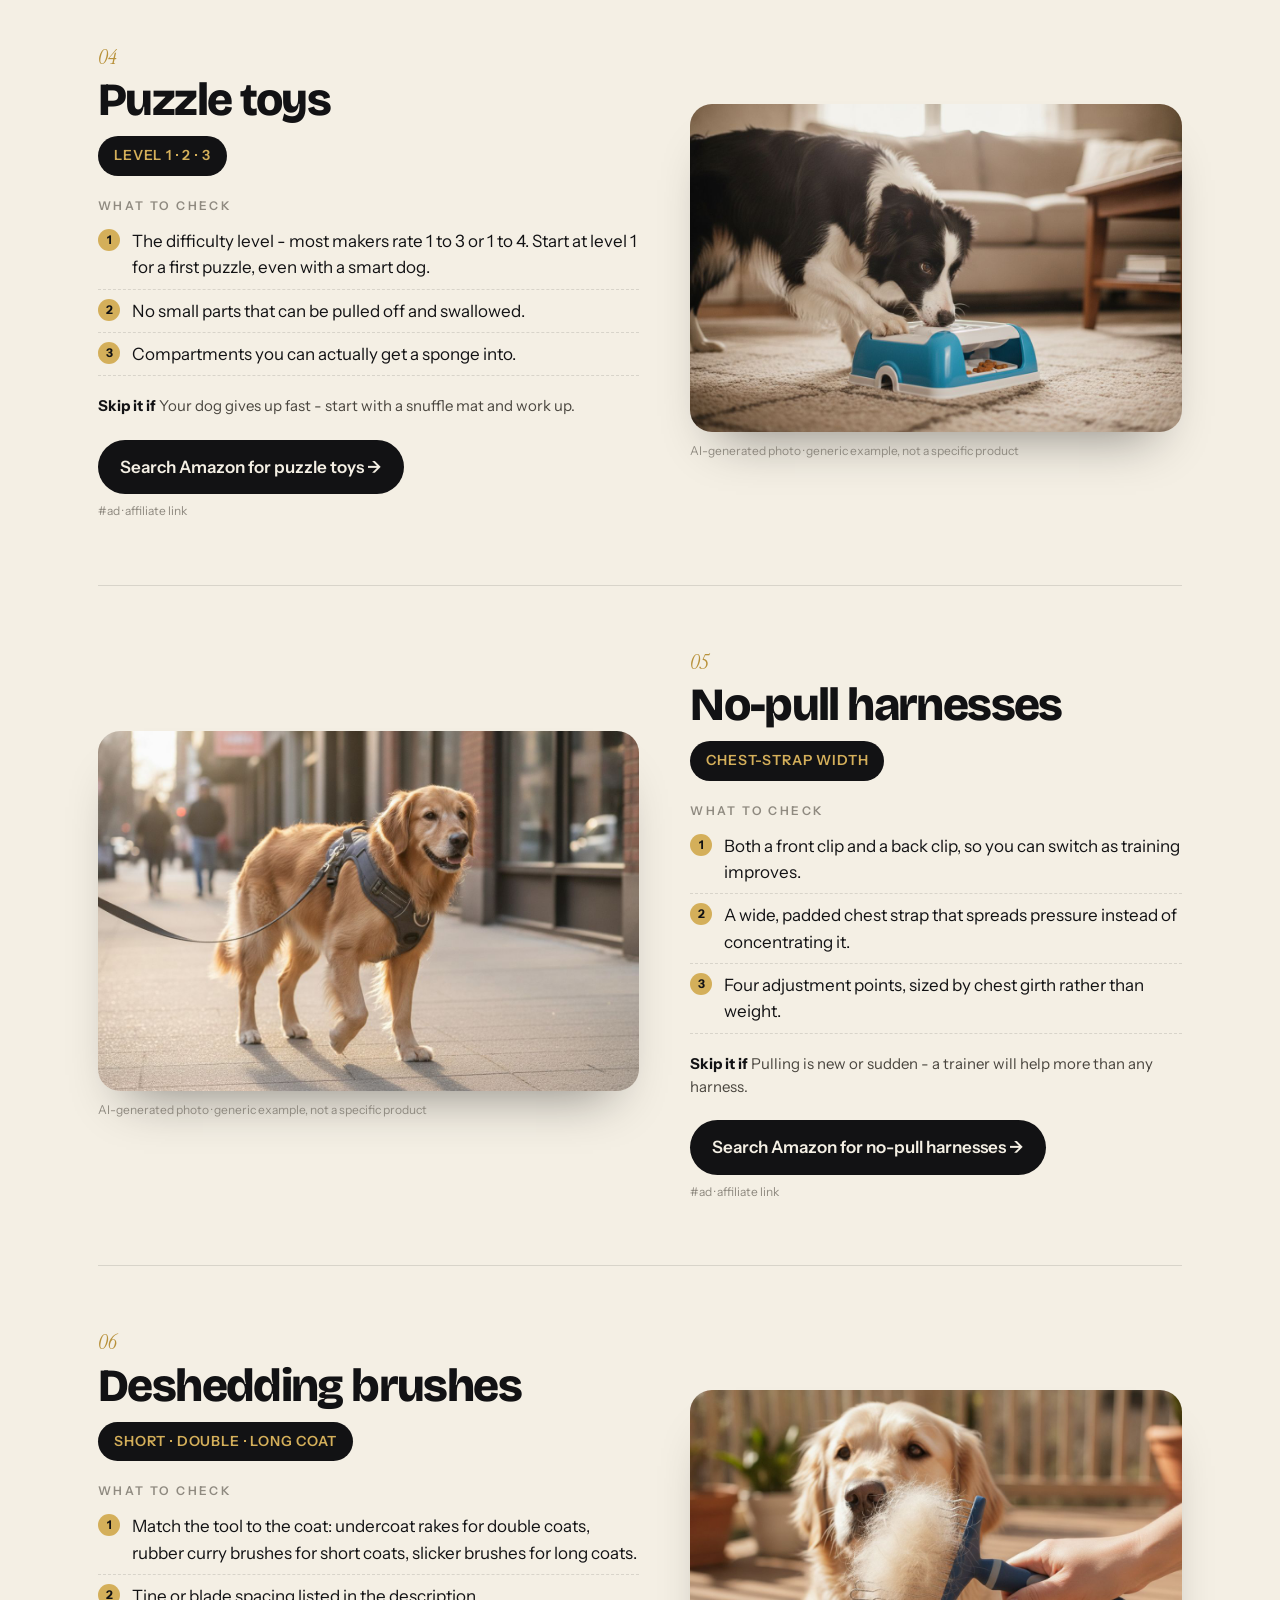
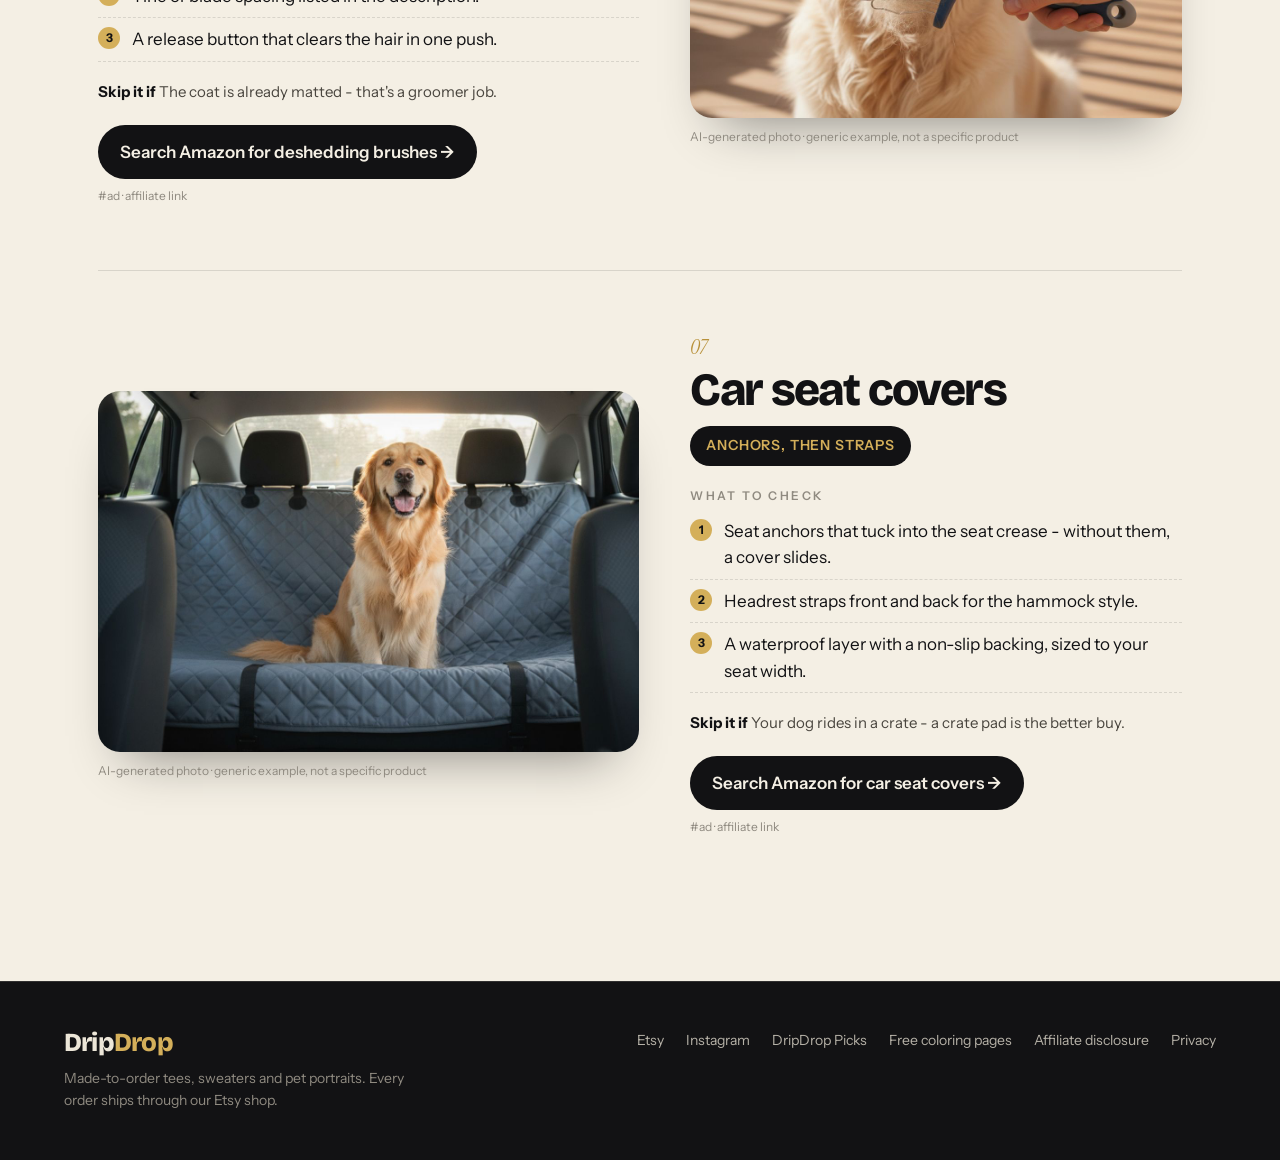
<file: docs/picks/gifts-for-dog-people.html>
<!DOCTYPE html>
<html lang="en">
<head>

<meta charset="utf-8">
<meta name="viewport" content="width=device-width, initial-scale=1">
<title>Gifts for dog people - DripDrop</title>
<meta name="description" content="Custom pet portraits plus a buying filter for dog-gear gifts: the specs that decide feeding, walking and grooming gear.">
<meta property="og:title" content="Gifts for dog people - DripDrop">
<meta property="og:description" content="Custom pet portraits plus a buying filter for dog-gear gifts: the specs that decide feeding, walking and grooming gear.">
<link rel="preconnect" href="https://fonts.googleapis.com"><link rel="preconnect" href="https://fonts.gstatic.com" crossorigin>
<link rel="stylesheet" href="https://fonts.googleapis.com/css2?family=Bricolage+Grotesque:opsz,wght@12..96,500;12..96,800&family=Instrument+Sans:wght@400;500;600&family=Instrument+Serif:ital@0;1&display=swap">
<link rel="stylesheet" href="../assets/site.css">
<link rel="icon" href="../assets/favicon.svg">
</head>
<body class="pk-page">
<header class="top">
  <a class="logo" href="../index.html">Drip<span>Drop</span></a>
  <nav>
    <a href="../index.html#pets">Pet portraits</a>
    <a href="../index.html#holiday">Holiday</a>
    <a href="../index.html#tees">Tees</a>
    <a href="../picks/index.html">Picks</a>
    <a href="../books/index.html">Books</a>
    <a href="../free/index.html">Free pages</a>
    <a class="etsy" href="https://www.etsy.com/shop/DripDropShopUS" target="_blank" rel="noopener">Etsy shop &#8599;</a>
  </nav>
</header>
<main class="pmain">
<div class="adbar"><b>#ad</b> Links on this page are affiliate links: we earn a commission if you buy, at no extra cost to you. As an Amazon Associate I earn from qualifying purchases. <a href="../disclosure.html">More</a></div>
<section class="phero"><p class="kick">Gift guide</p><h1>Gifts for dog people</h1>
<p class="sub">Start with something we actually make, then the Amazon buying filters for the gear
that goes with it.</p></section>
<section class="cross"><h3>Our own products</h3>
<p>Custom pet portraits, made to order from your dog or cat's photo - our own designs, our own
photos, shipped through our Etsy shop.</p>
<div class="grid"><a class="card" href="https://www.etsy.com/listing/4591644370/custom-pet-portrait-ornament-upload-your" target="_blank" rel="noopener">
  <div class="ph"><img class="a" src="../img/shop/4591644370_0.jpg" alt="Custom Pet Portrait Ornament" loading="lazy"><img class="b" src="../img/shop/4591644370_1.jpg" alt="" loading="lazy"></div>
  <div class="meta"><span class="nm">Custom Pet Portrait Ornament</span><span class="pr">$14.99</span></div>
</a>
<a class="card" href="https://www.etsy.com/listing/4591632079/custom-pet-portrait-mug-upload-your-dog" target="_blank" rel="noopener">
  <div class="ph"><img class="a" src="../img/shop/4591632079_0.jpg" alt="Custom Pet Portrait Mug" loading="lazy"><img class="b" src="../img/shop/4591632079_1.jpg" alt="" loading="lazy"></div>
  <div class="meta"><span class="nm">Custom Pet Portrait Mug</span><span class="pr">$19.99</span></div>
</a>
<a class="card" href="https://www.etsy.com/listing/4587487154/over-the-moon-custom-pet-portrait-tee" target="_blank" rel="noopener">
  <div class="ph"><img class="a" src="../img/shop/4587487154_0.jpg" alt="Oversized Custom Pet Tee" loading="lazy"><img class="b" src="../img/shop/4587487154_1.jpg" alt="" loading="lazy"></div>
  <div class="meta"><span class="nm">Oversized Custom Pet Tee</span><span class="pr">$42.99</span></div>
</a>
<a class="card" href="https://www.etsy.com/listing/4587453412/over-the-moon-custom-pet-portrait-tee" target="_blank" rel="noopener">
  <div class="ph"><img class="a" src="../img/shop/4587453412_0.jpg" alt="Custom Pet Portrait Tee" loading="lazy"><img class="b" src="../img/shop/4587453412_1.jpg" alt="" loading="lazy"></div>
  <div class="meta"><span class="nm">Custom Pet Portrait Tee</span><span class="pr">$32.99</span></div>
</a></div></section>
<section class="phero"><div class="notest"><b>We have not tested these Amazon products.</b> This
section is a buying filter, not a review: it tells you which specs decide whether the gear works,
reusing the same criteria from our <a href="feeding.html">feeding</a> and <a href="walks.html">walks</a>
guides.</div></section>
<article class="it" id="slow-feeder">
  <figure><img src="../img/picks/photo_01.jpg" alt="Slow feeder bowls - generic example" loading="lazy">
    <figcaption>AI-generated photo &middot; generic example, not a specific product</figcaption></figure>
  <div class="tx">
    <span class="num">01</span>
    <h2>Slow feeder bowls</h2>
    <span class="call">Ridge depth + base width</span>
    <h4>What to check</h4><ul><li>Ridge depth that suits the snout: deep channels for big or long-nosed dogs, shallow ones for flat-faced breeds that can&#x27;t reach into deep grooves.</li><li>A wide, non-slip base - rubber feet or a weighted bottom - so the bowl doesn&#x27;t skate across the floor mid-meal.</li><li>Dishwasher-safe material (stainless steel, ceramic or BPA-free plastic). Mazes trap food in the corners.</li></ul>
    <p class="skip"><b>Skip it if</b> Your dog already eats slowly - a snuffle mat or scatter feeding may be more fun.</p>
    <a class="btn" href="https://www.amazon.com/s?k=slow+feeder+dog+bowl&tag=claritystac09-20" target="_blank" rel="sponsored nofollow noopener">Search Amazon for slow feeder bowls &rarr;</a>
    <small class="ad">#ad &middot; affiliate link</small>
  </div>
</article><article class="it" id="elevated-feeder">
  <figure><img src="../img/picks/photo_02.jpg" alt="Elevated feeders - generic example" loading="lazy">
    <figcaption>AI-generated photo &middot; generic example, not a specific product</figcaption></figure>
  <div class="tx">
    <span class="num">02</span>
    <h2>Elevated feeders</h2>
    <span class="call">Measure at the shoulder</span>
    <h4>What to check</h4><ul><li>Measure your dog standing, floor to the top of the shoulder. Stands are sized by that number, not by breed.</li><li>Bowl capacity in cups compared with one full meal.</li><li>A wide footprint or adjustable legs, and bowls that lift out for washing.</li></ul>
    <p class="skip"><b>Skip it if</b> Your vet has recommended a specific feeding setup - follow that instead.</p>
    <a class="btn" href="https://www.amazon.com/s?k=adjustable+elevated+dog+bowl+stand&tag=claritystac09-20" target="_blank" rel="sponsored nofollow noopener">Search Amazon for elevated feeders &rarr;</a>
    <small class="ad">#ad &middot; affiliate link</small>
  </div>
</article><article class="it" id="lick-mat">
  <figure><img src="../img/picks/photo_03.jpg" alt="Lick mats - generic example" loading="lazy">
    <figcaption>AI-generated photo &middot; generic example, not a specific product</figcaption></figure>
  <div class="tx">
    <span class="num">03</span>
    <h2>Lick mats</h2>
    <span class="call">Food-grade silicone, not TPE</span>
    <h4>What to check</h4><ul><li>“100% food-grade silicone” on the listing. TPE and rubber blends are the ones that warp on the top rack.</li><li>Suction cups or a heavy base if your dog pushes the mat around.</li><li>Groove depth: shallow for spreads, deeper for frozen fillings.</li></ul>
    <p class="skip"><b>Skip it if</b> Your dog chews instead of licks - a lick mat isn&#x27;t a chew toy.</p>
    <a class="btn" href="https://www.amazon.com/s?k=silicone+lick+mat+for+dogs+dishwasher+safe&tag=claritystac09-20" target="_blank" rel="sponsored nofollow noopener">Search Amazon for lick mats &rarr;</a>
    <small class="ad">#ad &middot; affiliate link</small>
  </div>
</article><article class="it" id="puzzle-toy">
  <figure><img src="../img/picks/photo_04.jpg" alt="Puzzle toys - generic example" loading="lazy">
    <figcaption>AI-generated photo &middot; generic example, not a specific product</figcaption></figure>
  <div class="tx">
    <span class="num">04</span>
    <h2>Puzzle toys</h2>
    <span class="call">Level 1 · 2 · 3</span>
    <h4>What to check</h4><ul><li>The difficulty level - most makers rate 1 to 3 or 1 to 4. Start at level 1 for a first puzzle, even with a smart dog.</li><li>No small parts that can be pulled off and swallowed.</li><li>Compartments you can actually get a sponge into.</li></ul>
    <p class="skip"><b>Skip it if</b> Your dog gives up fast - start with a snuffle mat and work up.</p>
    <a class="btn" href="https://www.amazon.com/s?k=dog+puzzle+toy+level+1&tag=claritystac09-20" target="_blank" rel="sponsored nofollow noopener">Search Amazon for puzzle toys &rarr;</a>
    <small class="ad">#ad &middot; affiliate link</small>
  </div>
</article><article class="it" id="harness">
  <figure><img src="../img/picks/photo_07.jpg" alt="No-pull harnesses - generic example" loading="lazy">
    <figcaption>AI-generated photo &middot; generic example, not a specific product</figcaption></figure>
  <div class="tx">
    <span class="num">05</span>
    <h2>No-pull harnesses</h2>
    <span class="call">Chest-strap width</span>
    <h4>What to check</h4><ul><li>Both a front clip and a back clip, so you can switch as training improves.</li><li>A wide, padded chest strap that spreads pressure instead of concentrating it.</li><li>Four adjustment points, sized by chest girth rather than weight.</li></ul>
    <p class="skip"><b>Skip it if</b> Pulling is new or sudden - a trainer will help more than any harness.</p>
    <a class="btn" href="https://www.amazon.com/s?k=no+pull+dog+harness+front+clip&tag=claritystac09-20" target="_blank" rel="sponsored nofollow noopener">Search Amazon for no-pull harnesses &rarr;</a>
    <small class="ad">#ad &middot; affiliate link</small>
  </div>
</article><article class="it" id="deshedding">
  <figure><img src="../img/picks/photo_08.jpg" alt="Deshedding brushes - generic example" loading="lazy">
    <figcaption>AI-generated photo &middot; generic example, not a specific product</figcaption></figure>
  <div class="tx">
    <span class="num">06</span>
    <h2>Deshedding brushes</h2>
    <span class="call">Short · double · long coat</span>
    <h4>What to check</h4><ul><li>Match the tool to the coat: undercoat rakes for double coats, rubber curry brushes for short coats, slicker brushes for long coats.</li><li>Tine or blade spacing listed in the description.</li><li>A release button that clears the hair in one push.</li></ul>
    <p class="skip"><b>Skip it if</b> The coat is already matted - that&#x27;s a groomer job.</p>
    <a class="btn" href="https://www.amazon.com/s?k=dog+deshedding+brush+undercoat+rake&tag=claritystac09-20" target="_blank" rel="sponsored nofollow noopener">Search Amazon for deshedding brushes &rarr;</a>
    <small class="ad">#ad &middot; affiliate link</small>
  </div>
</article><article class="it" id="seat-cover">
  <figure><img src="../img/picks/photo_09.jpg" alt="Car seat covers - generic example" loading="lazy">
    <figcaption>AI-generated photo &middot; generic example, not a specific product</figcaption></figure>
  <div class="tx">
    <span class="num">07</span>
    <h2>Car seat covers</h2>
    <span class="call">Anchors, then straps</span>
    <h4>What to check</h4><ul><li>Seat anchors that tuck into the seat crease - without them, a cover slides.</li><li>Headrest straps front and back for the hammock style.</li><li>A waterproof layer with a non-slip backing, sized to your seat width.</li></ul>
    <p class="skip"><b>Skip it if</b> Your dog rides in a crate - a crate pad is the better buy.</p>
    <a class="btn" href="https://www.amazon.com/s?k=dog+car+seat+cover+hammock+seat+anchors&tag=claritystac09-20" target="_blank" rel="sponsored nofollow noopener">Search Amazon for car seat covers &rarr;</a>
    <small class="ad">#ad &middot; affiliate link</small>
  </div>
</article>
</main>
<footer class="foot">
  <div class="fl">
    <a class="logo" href="../index.html">Drip<span>Drop</span></a>
    <p>Made-to-order tees, sweaters and pet portraits. Every order ships through our Etsy shop.</p>
  </div>
  <div class="fr">
    <a href="https://www.etsy.com/shop/DripDropShopUS" target="_blank" rel="noopener">Etsy</a>
    <a href="https://www.instagram.com/dripdropgram/" target="_blank" rel="noopener">Instagram</a>
    <a href="../picks/index.html">DripDrop Picks</a>
    <a href="../free/index.html">Free coloring pages</a>
    <a href="../disclosure.html">Affiliate disclosure</a>
    <a href="https://clairmont425.github.io/clarity-stack/dripdrop-privacy.html">Privacy</a>
  </div>
</footer>
</body>
</html>
</file>
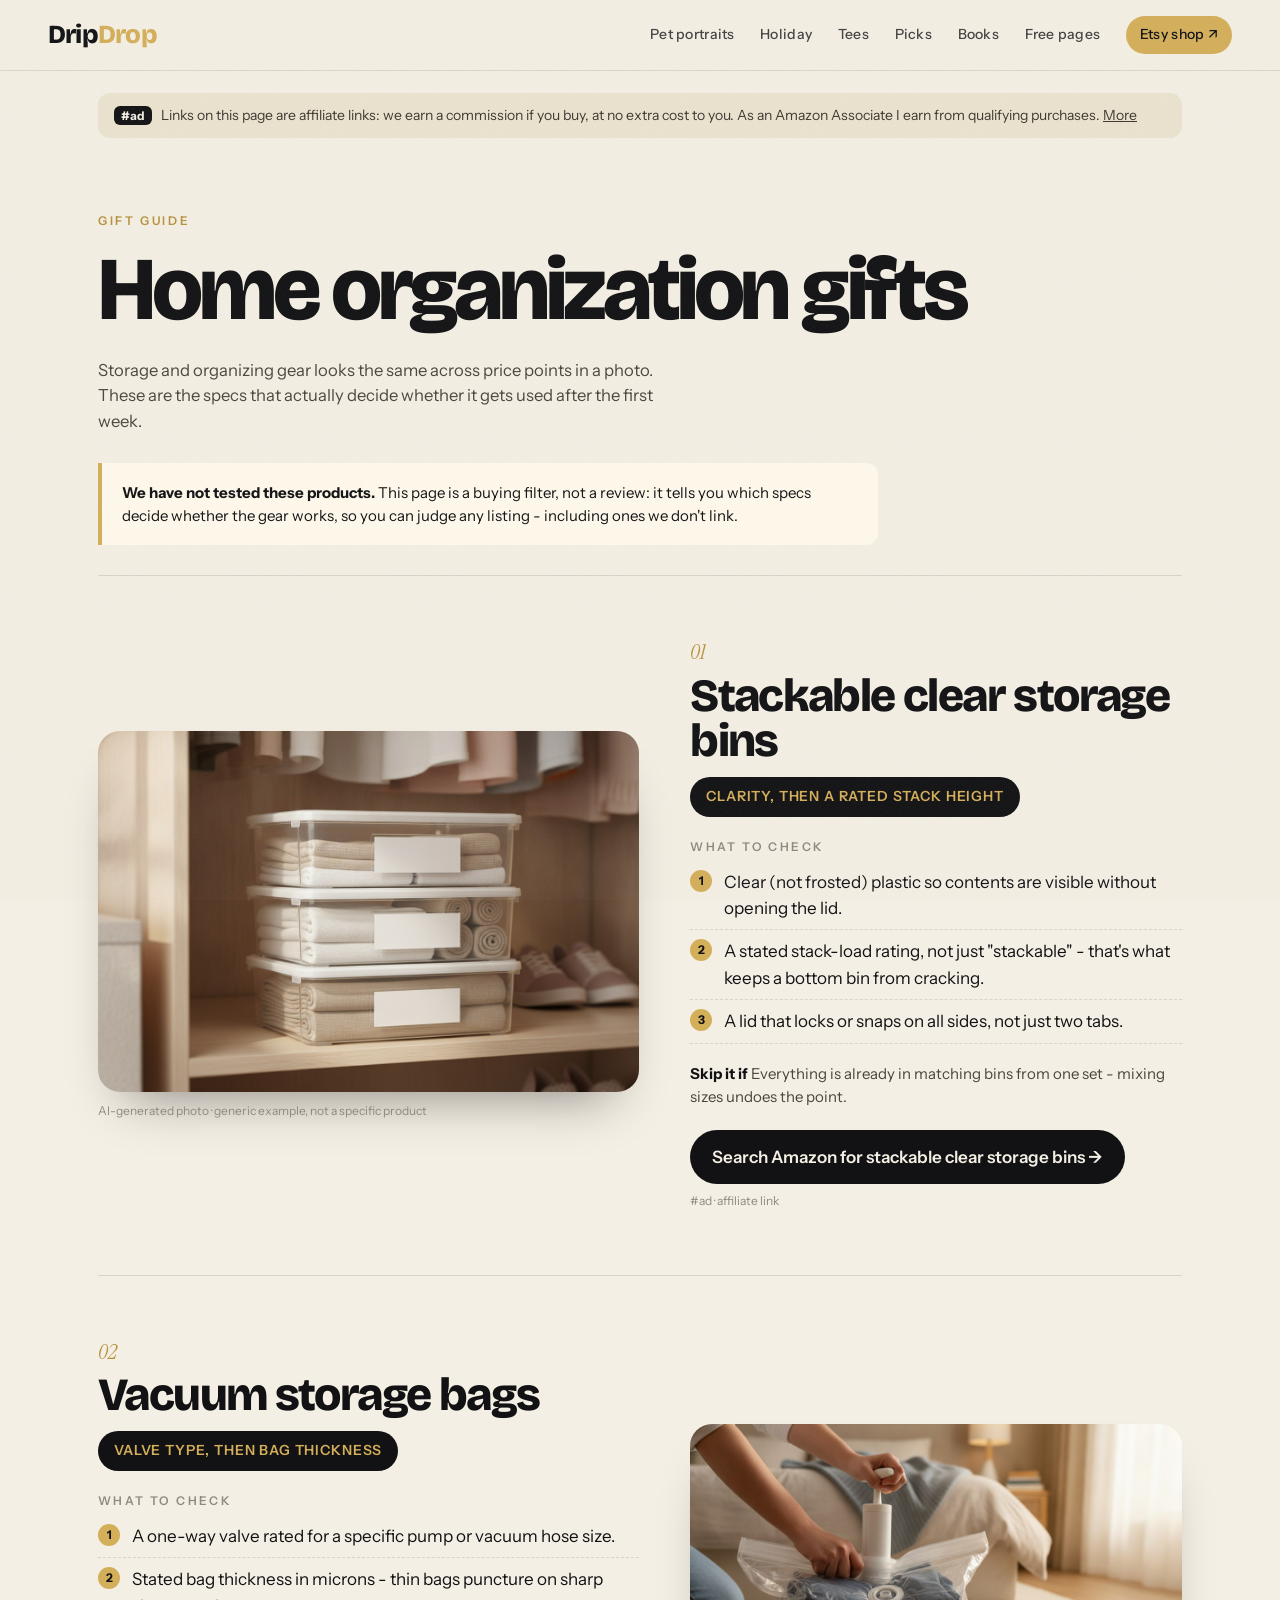
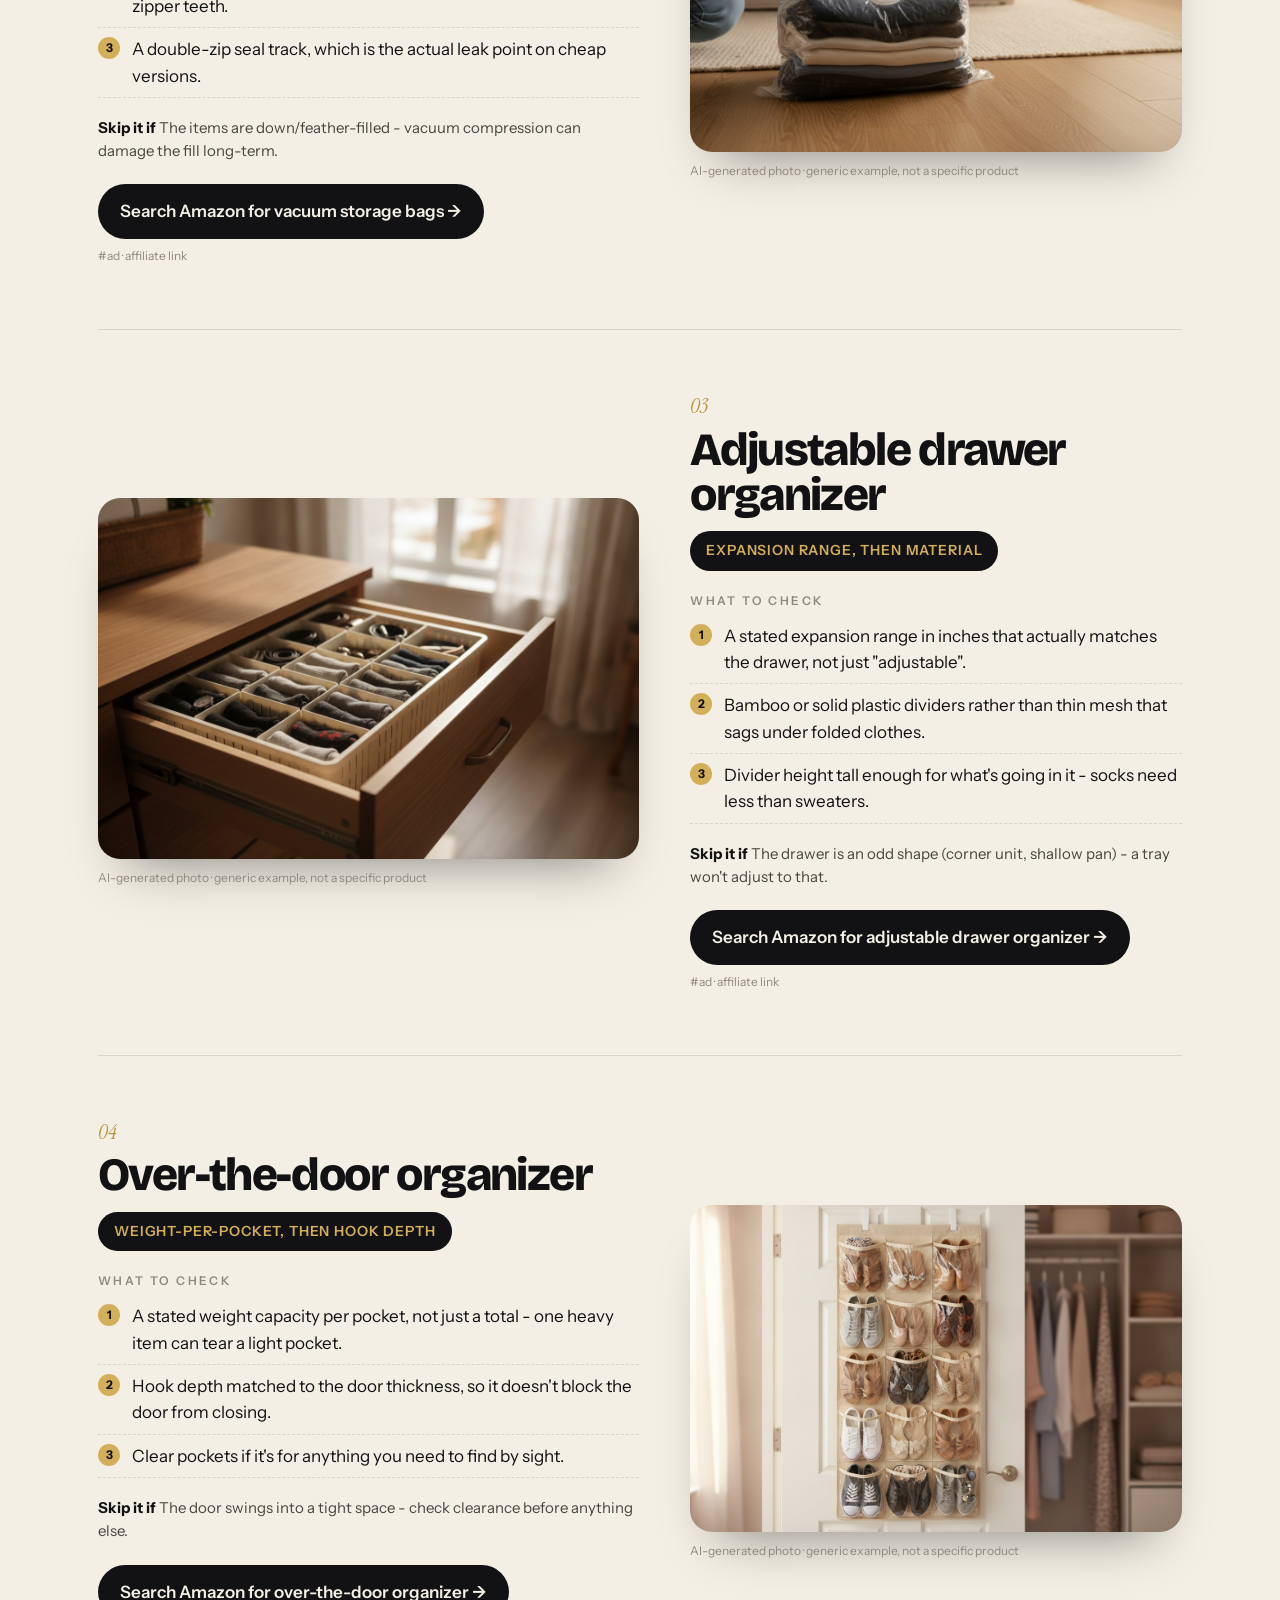
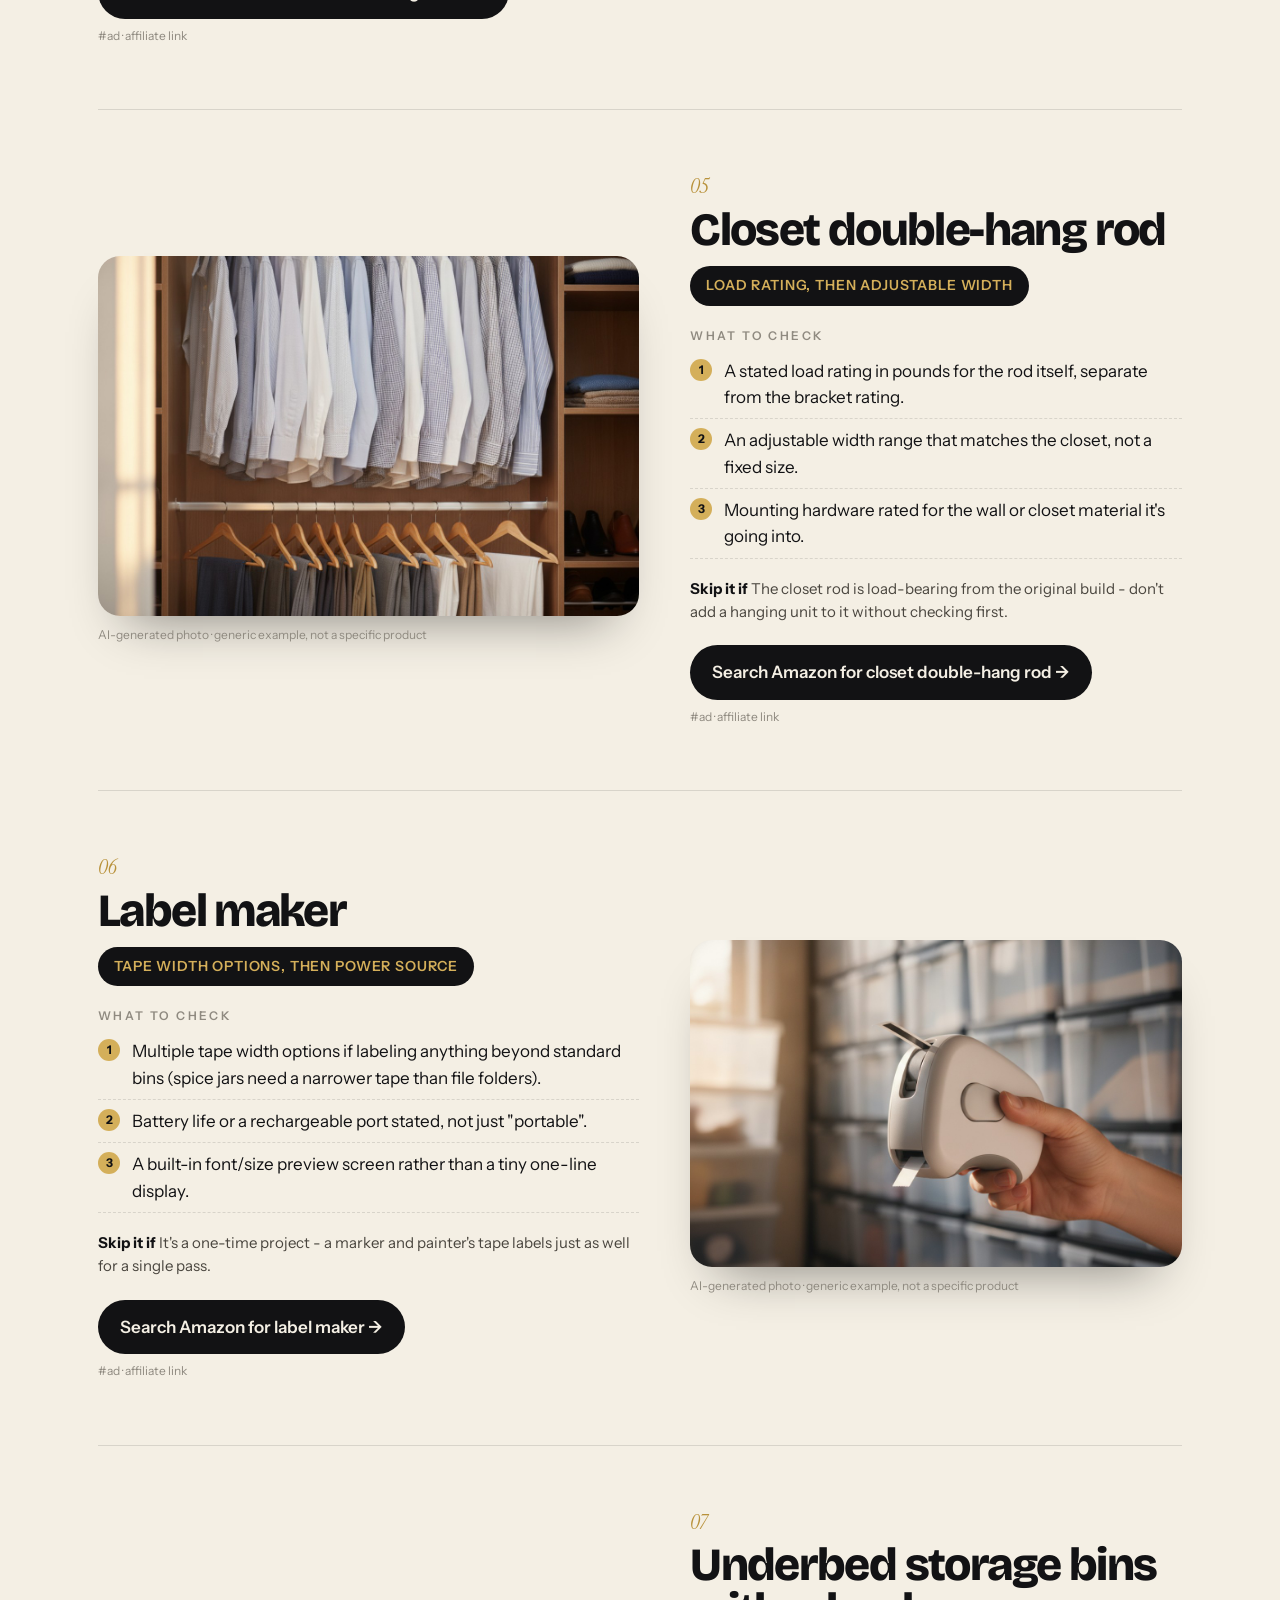
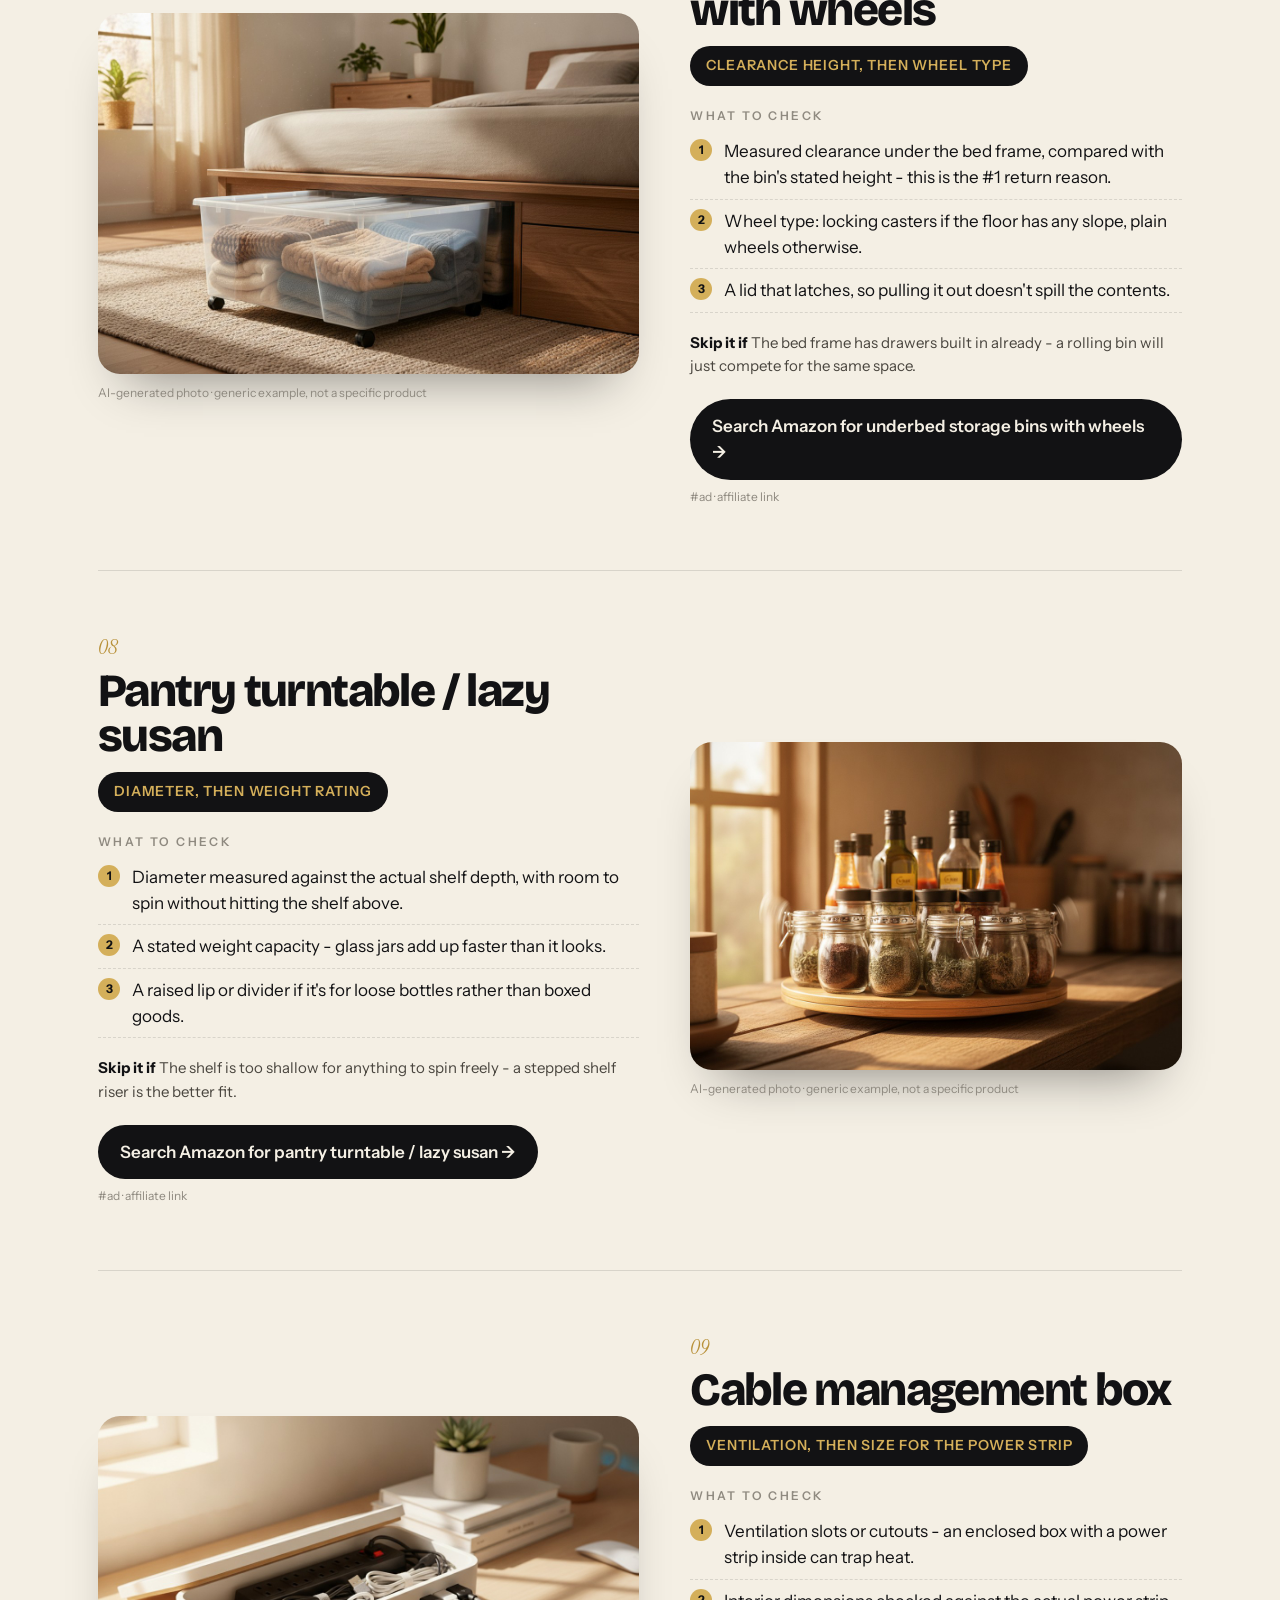
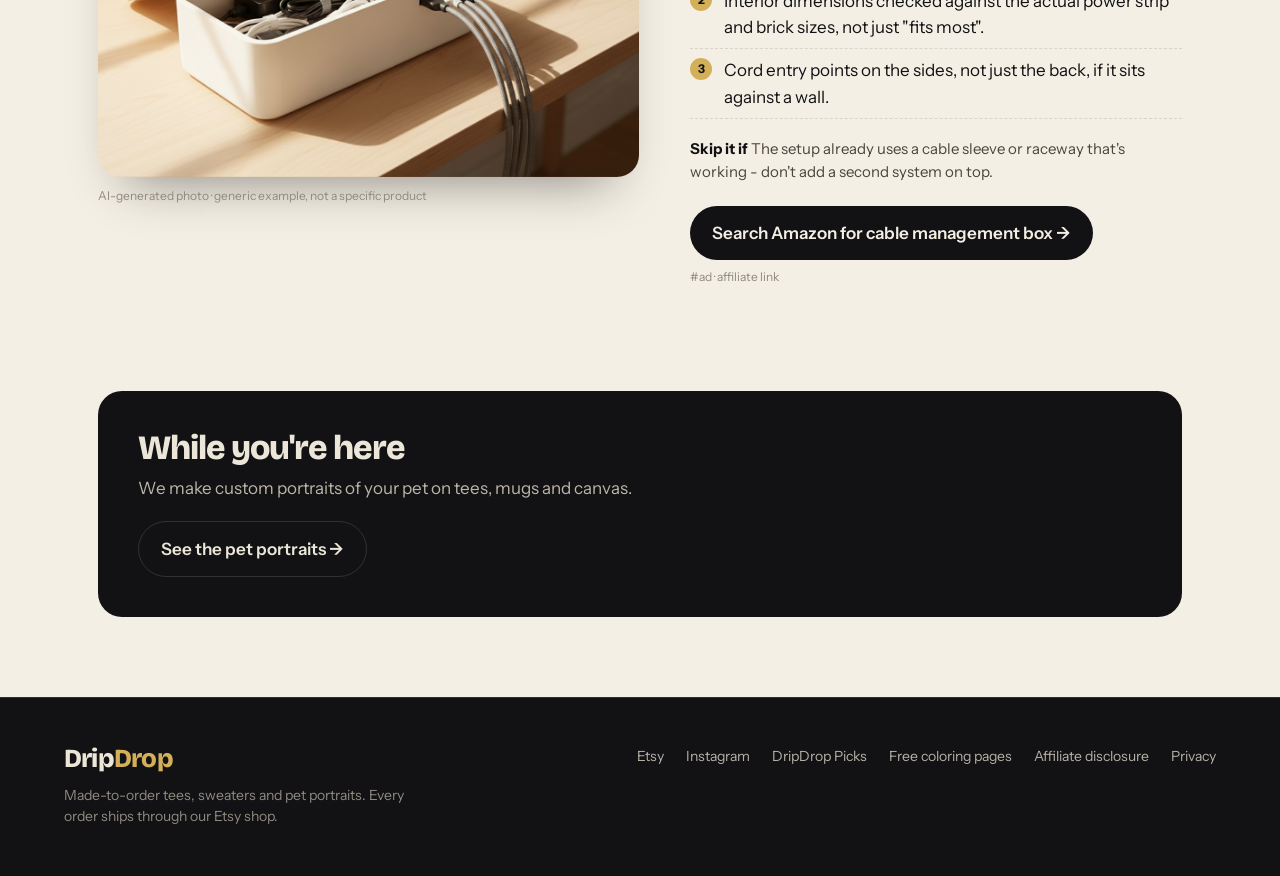
<file: docs/picks/home-organization.html>
<!DOCTYPE html>
<html lang="en">
<head>

<meta charset="utf-8">
<meta name="viewport" content="width=device-width, initial-scale=1">
<title>Home organization gifts - DripDrop Picks</title>
<meta name="description" content="Storage and organizing gear looks the same across price points in a photo. These are the specs that actually decide whether it gets used after the first week.">
<meta property="og:title" content="Home organization gifts - DripDrop Picks">
<meta property="og:description" content="Storage and organizing gear looks the same across price points in a photo. These are the specs that actually decide whether it gets used after the first week.">
<link rel="preconnect" href="https://fonts.googleapis.com"><link rel="preconnect" href="https://fonts.gstatic.com" crossorigin>
<link rel="stylesheet" href="https://fonts.googleapis.com/css2?family=Bricolage+Grotesque:opsz,wght@12..96,500;12..96,800&family=Instrument+Sans:wght@400;500;600&family=Instrument+Serif:ital@0;1&display=swap">
<link rel="stylesheet" href="../assets/site.css">
<link rel="icon" href="../assets/favicon.svg">
</head>
<body class="pk-page">
<header class="top">
  <a class="logo" href="../index.html">Drip<span>Drop</span></a>
  <nav>
    <a href="../index.html#pets">Pet portraits</a>
    <a href="../index.html#holiday">Holiday</a>
    <a href="../index.html#tees">Tees</a>
    <a href="../picks/index.html">Picks</a>
    <a href="../books/index.html">Books</a>
    <a href="../free/index.html">Free pages</a>
    <a class="etsy" href="https://www.etsy.com/shop/DripDropShopUS" target="_blank" rel="noopener">Etsy shop &#8599;</a>
  </nav>
</header>
<main class="pmain">
<div class="adbar"><b>#ad</b> Links on this page are affiliate links: we earn a commission if you buy, at no extra cost to you. As an Amazon Associate I earn from qualifying purchases. <a href="../disclosure.html">More</a></div>
<section class="phero"><p class="kick">Gift guide</p><h1>Home organization gifts</h1><p class="sub">Storage and organizing gear looks the same across price points in a photo. These are the specs that actually decide whether it gets used after the first week.</p>
<div class="notest"><b>We have not tested these products.</b> This page is a buying filter, not a
review: it tells you which specs decide whether the gear works, so you can judge any listing -
including ones we don't link.</div></section>
<article class="it" id="clear-bins">
  <figure><img src="../img/picks/photo_20.jpg" alt="Stackable clear storage bins - generic example" loading="lazy">
    <figcaption>AI-generated photo &middot; generic example, not a specific product</figcaption></figure>
  <div class="tx">
    <span class="num">01</span>
    <h2>Stackable clear storage bins</h2>
    <span class="call">Clarity, then a rated stack height</span>
    <h4>What to check</h4><ul><li>Clear (not frosted) plastic so contents are visible without opening the lid.</li><li>A stated stack-load rating, not just &quot;stackable&quot; - that&#x27;s what keeps a bottom bin from cracking.</li><li>A lid that locks or snaps on all sides, not just two tabs.</li></ul>
    <p class="skip"><b>Skip it if</b> Everything is already in matching bins from one set - mixing sizes undoes the point.</p>
    <a class="btn" href="https://www.amazon.com/s?k=stackable+clear+storage+bins+with+lids&tag=claritystac09-20" target="_blank" rel="sponsored nofollow noopener">Search Amazon for stackable clear storage bins &rarr;</a>
    <small class="ad">#ad &middot; affiliate link</small>
  </div>
</article><article class="it" id="vacuum-bags">
  <figure><img src="../img/picks/photo_21.jpg" alt="Vacuum storage bags - generic example" loading="lazy">
    <figcaption>AI-generated photo &middot; generic example, not a specific product</figcaption></figure>
  <div class="tx">
    <span class="num">02</span>
    <h2>Vacuum storage bags</h2>
    <span class="call">Valve type, then bag thickness</span>
    <h4>What to check</h4><ul><li>A one-way valve rated for a specific pump or vacuum hose size.</li><li>Stated bag thickness in microns - thin bags puncture on sharp zipper teeth.</li><li>A double-zip seal track, which is the actual leak point on cheap versions.</li></ul>
    <p class="skip"><b>Skip it if</b> The items are down/feather-filled - vacuum compression can damage the fill long-term.</p>
    <a class="btn" href="https://www.amazon.com/s?k=vacuum+storage+bags+double+zip+valve&tag=claritystac09-20" target="_blank" rel="sponsored nofollow noopener">Search Amazon for vacuum storage bags &rarr;</a>
    <small class="ad">#ad &middot; affiliate link</small>
  </div>
</article><article class="it" id="drawer-organizer">
  <figure><img src="../img/picks/photo_22.jpg" alt="Adjustable drawer organizer - generic example" loading="lazy">
    <figcaption>AI-generated photo &middot; generic example, not a specific product</figcaption></figure>
  <div class="tx">
    <span class="num">03</span>
    <h2>Adjustable drawer organizer</h2>
    <span class="call">Expansion range, then material</span>
    <h4>What to check</h4><ul><li>A stated expansion range in inches that actually matches the drawer, not just &quot;adjustable&quot;.</li><li>Bamboo or solid plastic dividers rather than thin mesh that sags under folded clothes.</li><li>Divider height tall enough for what&#x27;s going in it - socks need less than sweaters.</li></ul>
    <p class="skip"><b>Skip it if</b> The drawer is an odd shape (corner unit, shallow pan) - a tray won&#x27;t adjust to that.</p>
    <a class="btn" href="https://www.amazon.com/s?k=adjustable+drawer+organizer+dividers&tag=claritystac09-20" target="_blank" rel="sponsored nofollow noopener">Search Amazon for adjustable drawer organizer &rarr;</a>
    <small class="ad">#ad &middot; affiliate link</small>
  </div>
</article><article class="it" id="door-organizer">
  <figure><img src="../img/picks/photo_23.jpg" alt="Over-the-door organizer - generic example" loading="lazy">
    <figcaption>AI-generated photo &middot; generic example, not a specific product</figcaption></figure>
  <div class="tx">
    <span class="num">04</span>
    <h2>Over-the-door organizer</h2>
    <span class="call">Weight-per-pocket, then hook depth</span>
    <h4>What to check</h4><ul><li>A stated weight capacity per pocket, not just a total - one heavy item can tear a light pocket.</li><li>Hook depth matched to the door thickness, so it doesn&#x27;t block the door from closing.</li><li>Clear pockets if it&#x27;s for anything you need to find by sight.</li></ul>
    <p class="skip"><b>Skip it if</b> The door swings into a tight space - check clearance before anything else.</p>
    <a class="btn" href="https://www.amazon.com/s?k=over+the+door+hanging+organizer+pockets&tag=claritystac09-20" target="_blank" rel="sponsored nofollow noopener">Search Amazon for over-the-door organizer &rarr;</a>
    <small class="ad">#ad &middot; affiliate link</small>
  </div>
</article><article class="it" id="closet-rod">
  <figure><img src="../img/picks/photo_24.jpg" alt="Closet double-hang rod - generic example" loading="lazy">
    <figcaption>AI-generated photo &middot; generic example, not a specific product</figcaption></figure>
  <div class="tx">
    <span class="num">05</span>
    <h2>Closet double-hang rod</h2>
    <span class="call">Load rating, then adjustable width</span>
    <h4>What to check</h4><ul><li>A stated load rating in pounds for the rod itself, separate from the bracket rating.</li><li>An adjustable width range that matches the closet, not a fixed size.</li><li>Mounting hardware rated for the wall or closet material it&#x27;s going into.</li></ul>
    <p class="skip"><b>Skip it if</b> The closet rod is load-bearing from the original build - don&#x27;t add a hanging unit to it without checking first.</p>
    <a class="btn" href="https://www.amazon.com/s?k=closet+double+hang+rod+adjustable&tag=claritystac09-20" target="_blank" rel="sponsored nofollow noopener">Search Amazon for closet double-hang rod &rarr;</a>
    <small class="ad">#ad &middot; affiliate link</small>
  </div>
</article><article class="it" id="label-maker">
  <figure><img src="../img/picks/photo_25.jpg" alt="Label maker - generic example" loading="lazy">
    <figcaption>AI-generated photo &middot; generic example, not a specific product</figcaption></figure>
  <div class="tx">
    <span class="num">06</span>
    <h2>Label maker</h2>
    <span class="call">Tape width options, then power source</span>
    <h4>What to check</h4><ul><li>Multiple tape width options if labeling anything beyond standard bins (spice jars need a narrower tape than file folders).</li><li>Battery life or a rechargeable port stated, not just &quot;portable&quot;.</li><li>A built-in font/size preview screen rather than a tiny one-line display.</li></ul>
    <p class="skip"><b>Skip it if</b> It&#x27;s a one-time project - a marker and painter&#x27;s tape labels just as well for a single pass.</p>
    <a class="btn" href="https://www.amazon.com/s?k=label+maker+machine+with+tape&tag=claritystac09-20" target="_blank" rel="sponsored nofollow noopener">Search Amazon for label maker &rarr;</a>
    <small class="ad">#ad &middot; affiliate link</small>
  </div>
</article><article class="it" id="underbed-bins">
  <figure><img src="../img/picks/photo_26.jpg" alt="Underbed storage bins with wheels - generic example" loading="lazy">
    <figcaption>AI-generated photo &middot; generic example, not a specific product</figcaption></figure>
  <div class="tx">
    <span class="num">07</span>
    <h2>Underbed storage bins with wheels</h2>
    <span class="call">Clearance height, then wheel type</span>
    <h4>What to check</h4><ul><li>Measured clearance under the bed frame, compared with the bin&#x27;s stated height - this is the #1 return reason.</li><li>Wheel type: locking casters if the floor has any slope, plain wheels otherwise.</li><li>A lid that latches, so pulling it out doesn&#x27;t spill the contents.</li></ul>
    <p class="skip"><b>Skip it if</b> The bed frame has drawers built in already - a rolling bin will just compete for the same space.</p>
    <a class="btn" href="https://www.amazon.com/s?k=underbed+storage+bins+with+wheels+low+profile&tag=claritystac09-20" target="_blank" rel="sponsored nofollow noopener">Search Amazon for underbed storage bins with wheels &rarr;</a>
    <small class="ad">#ad &middot; affiliate link</small>
  </div>
</article><article class="it" id="pantry-turntable">
  <figure><img src="../img/picks/photo_27.jpg" alt="Pantry turntable / lazy susan - generic example" loading="lazy">
    <figcaption>AI-generated photo &middot; generic example, not a specific product</figcaption></figure>
  <div class="tx">
    <span class="num">08</span>
    <h2>Pantry turntable / lazy susan</h2>
    <span class="call">Diameter, then weight rating</span>
    <h4>What to check</h4><ul><li>Diameter measured against the actual shelf depth, with room to spin without hitting the shelf above.</li><li>A stated weight capacity - glass jars add up faster than it looks.</li><li>A raised lip or divider if it&#x27;s for loose bottles rather than boxed goods.</li></ul>
    <p class="skip"><b>Skip it if</b> The shelf is too shallow for anything to spin freely - a stepped shelf riser is the better fit.</p>
    <a class="btn" href="https://www.amazon.com/s?k=pantry+lazy+susan+turntable&tag=claritystac09-20" target="_blank" rel="sponsored nofollow noopener">Search Amazon for pantry turntable / lazy susan &rarr;</a>
    <small class="ad">#ad &middot; affiliate link</small>
  </div>
</article><article class="it" id="cable-box">
  <figure><img src="../img/picks/photo_28.jpg" alt="Cable management box - generic example" loading="lazy">
    <figcaption>AI-generated photo &middot; generic example, not a specific product</figcaption></figure>
  <div class="tx">
    <span class="num">09</span>
    <h2>Cable management box</h2>
    <span class="call">Ventilation, then size for the power strip</span>
    <h4>What to check</h4><ul><li>Ventilation slots or cutouts - an enclosed box with a power strip inside can trap heat.</li><li>Interior dimensions checked against the actual power strip and brick sizes, not just &quot;fits most&quot;.</li><li>Cord entry points on the sides, not just the back, if it sits against a wall.</li></ul>
    <p class="skip"><b>Skip it if</b> The setup already uses a cable sleeve or raceway that&#x27;s working - don&#x27;t add a second system on top.</p>
    <a class="btn" href="https://www.amazon.com/s?k=cable+management+box+power+strip&tag=claritystac09-20" target="_blank" rel="sponsored nofollow noopener">Search Amazon for cable management box &rarr;</a>
    <small class="ad">#ad &middot; affiliate link</small>
  </div>
</article>
<section class="cross"><h3>While you're here</h3><p>We make custom portraits of your pet on tees, mugs and canvas.</p>
<a class="btn ghost" href="../index.html#pets">See the pet portraits &rarr;</a></section>
</main>
<footer class="foot">
  <div class="fl">
    <a class="logo" href="../index.html">Drip<span>Drop</span></a>
    <p>Made-to-order tees, sweaters and pet portraits. Every order ships through our Etsy shop.</p>
  </div>
  <div class="fr">
    <a href="https://www.etsy.com/shop/DripDropShopUS" target="_blank" rel="noopener">Etsy</a>
    <a href="https://www.instagram.com/dripdropgram/" target="_blank" rel="noopener">Instagram</a>
    <a href="../picks/index.html">DripDrop Picks</a>
    <a href="../free/index.html">Free coloring pages</a>
    <a href="../disclosure.html">Affiliate disclosure</a>
    <a href="https://clairmont425.github.io/clarity-stack/dripdrop-privacy.html">Privacy</a>
  </div>
</footer>
</body>
</html>
</file>
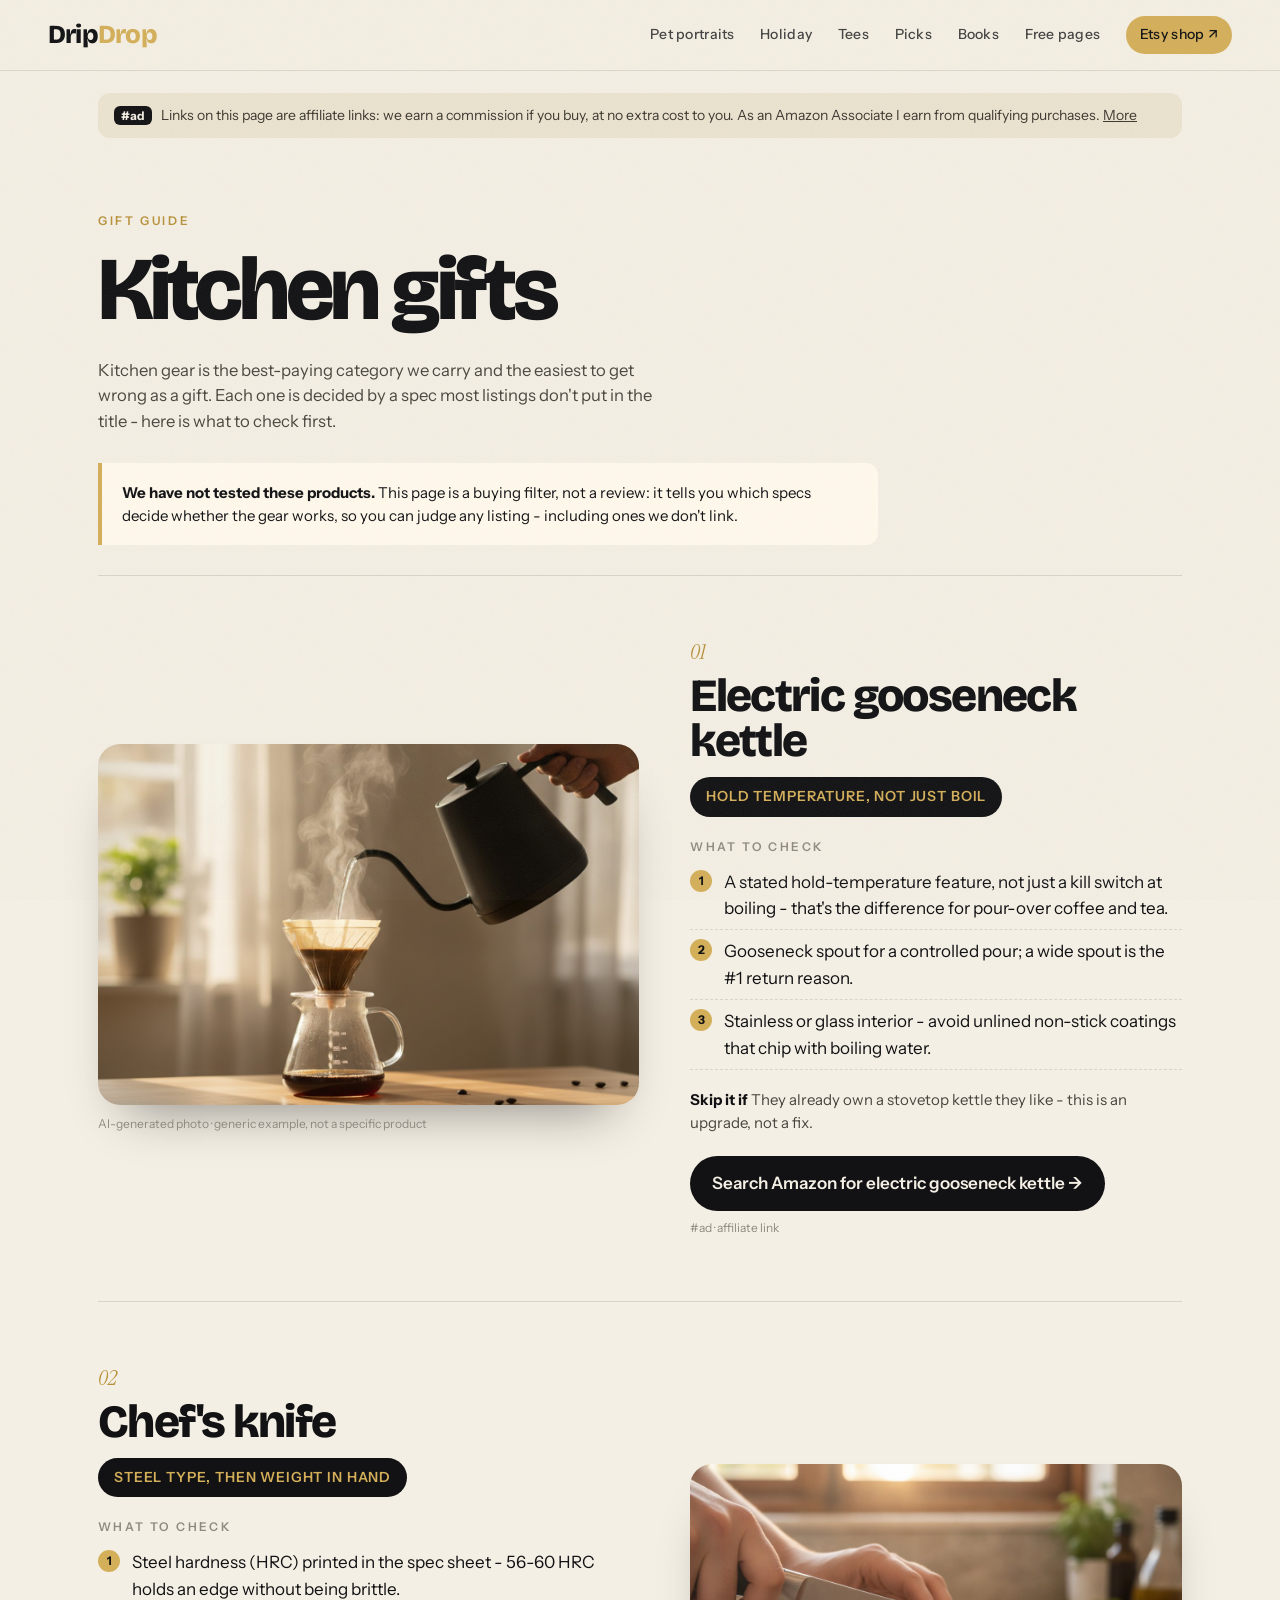
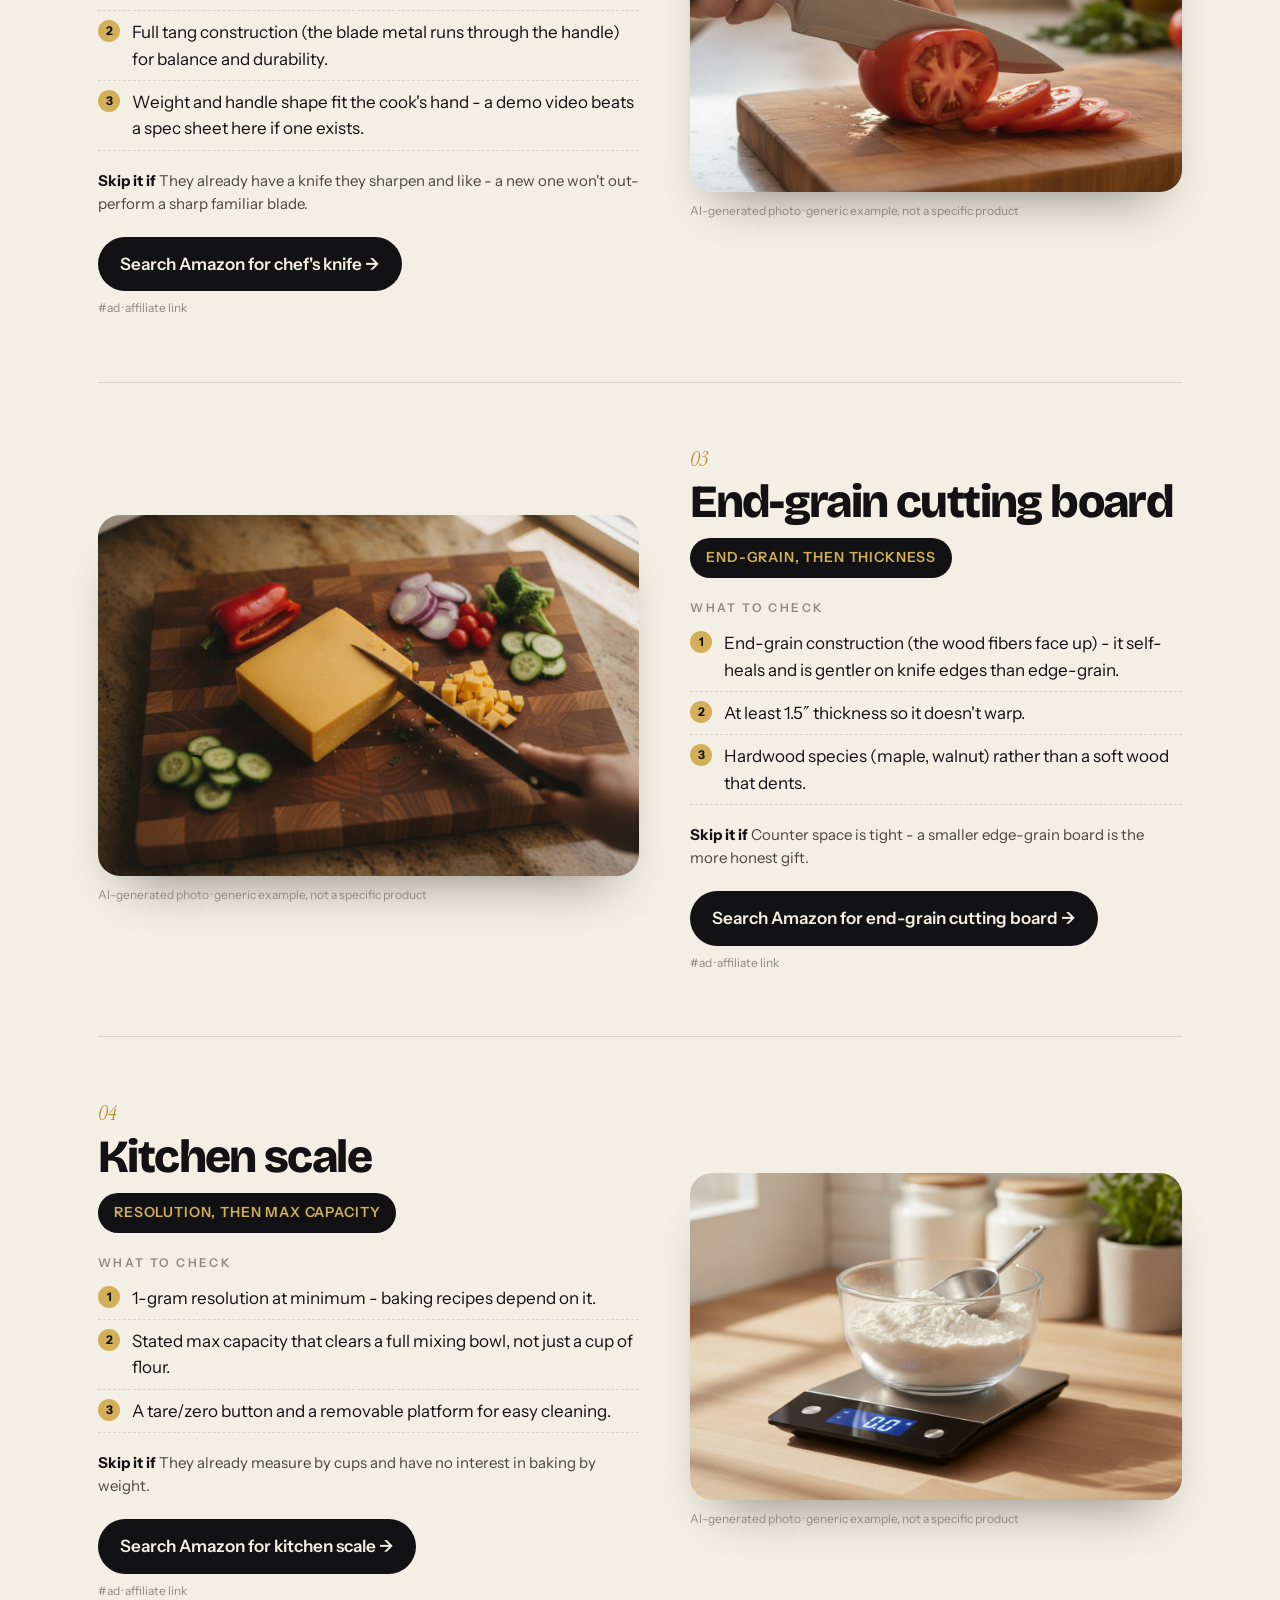
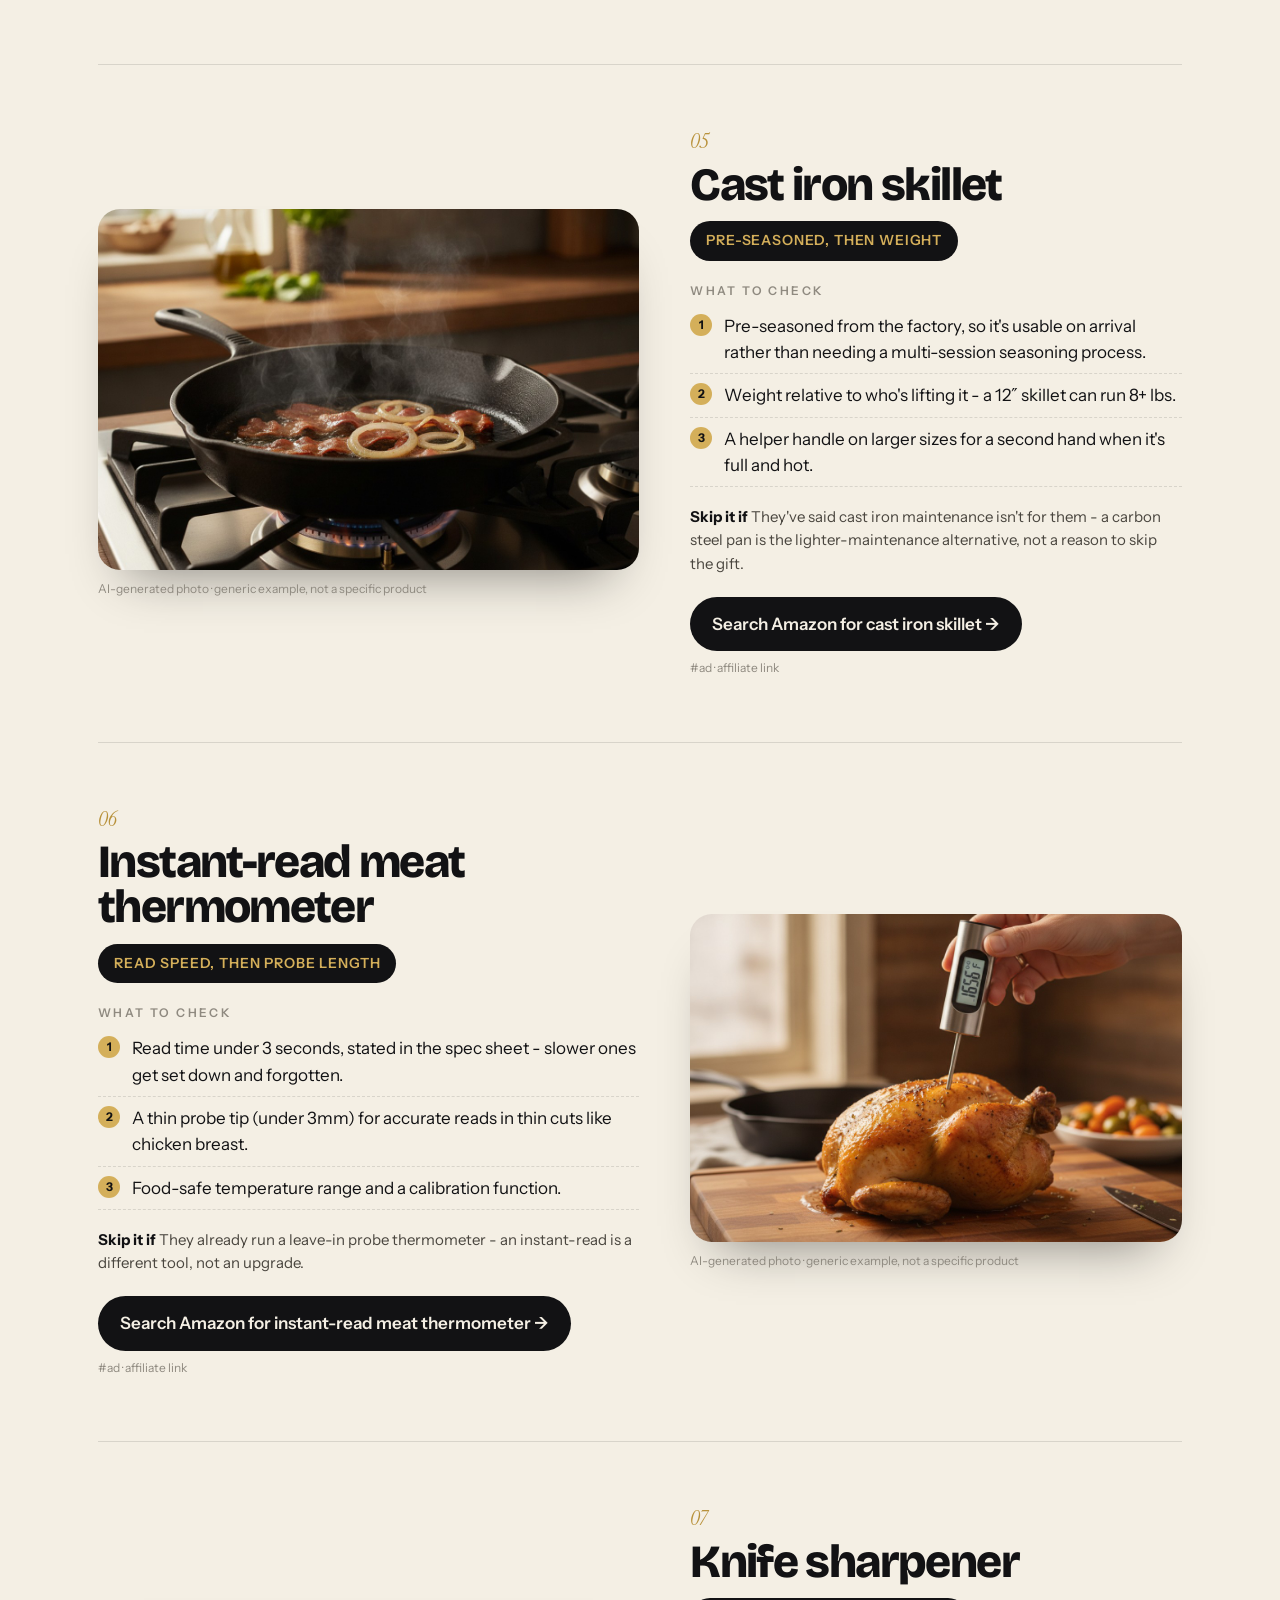
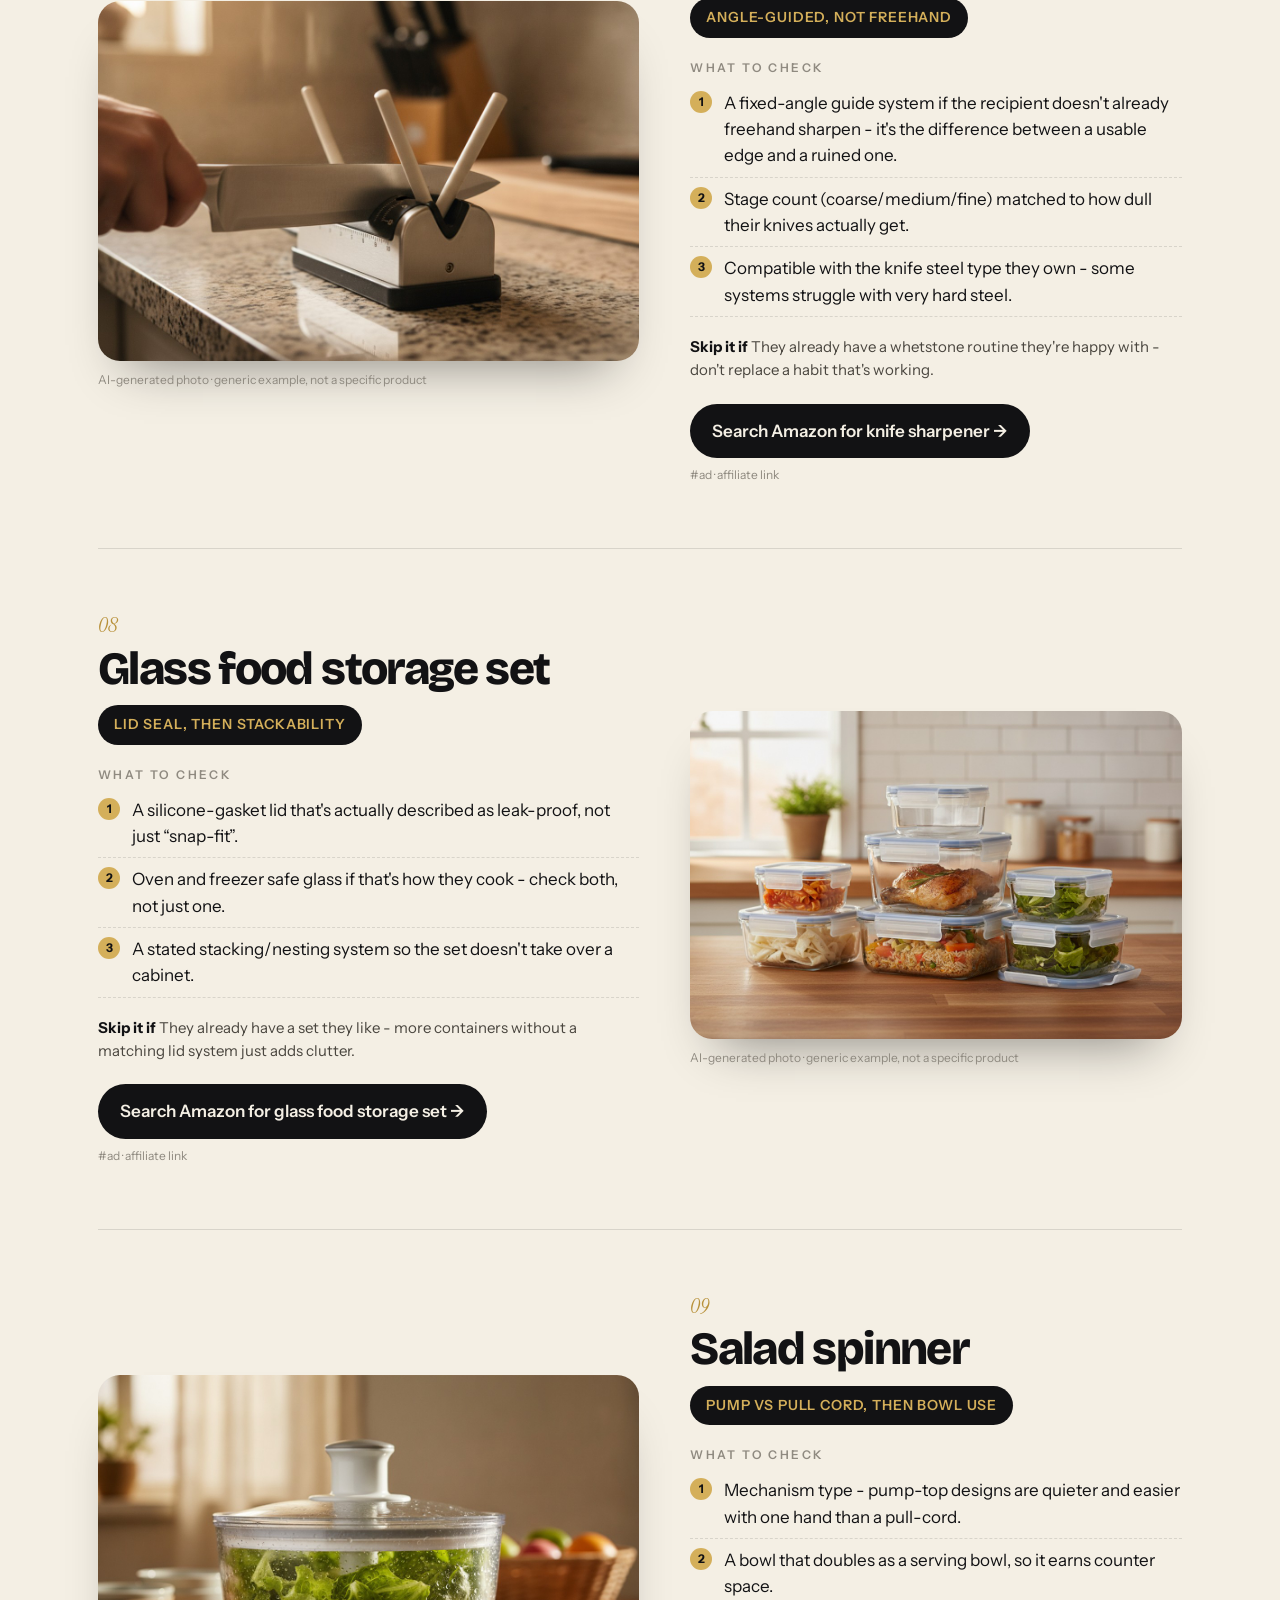
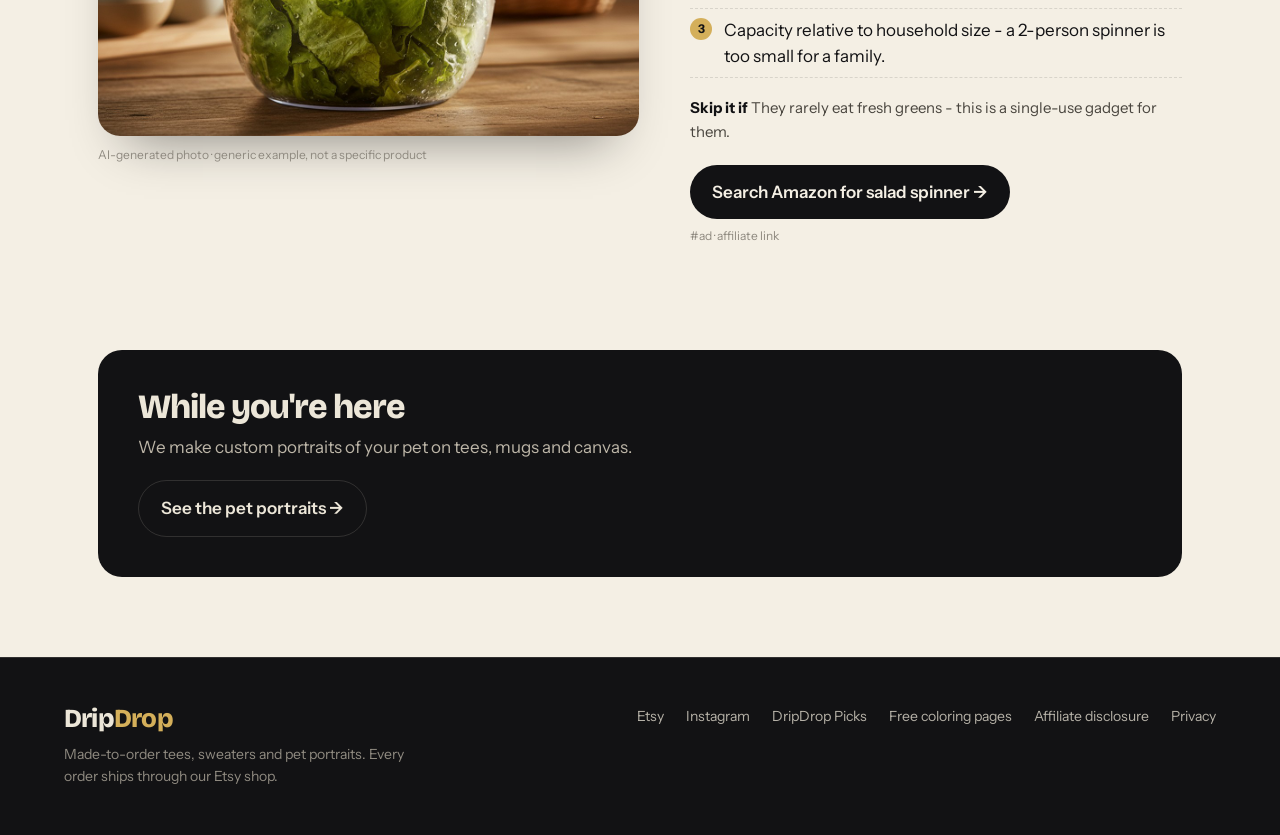
<file: docs/picks/kitchen-gifts.html>
<!DOCTYPE html>
<html lang="en">
<head>

<meta charset="utf-8">
<meta name="viewport" content="width=device-width, initial-scale=1">
<title>Kitchen gifts - DripDrop Picks</title>
<meta name="description" content="Kitchen gear is the best-paying category we carry and the easiest to get wrong as a gift. Each one is decided by a spec most listings don&#x27;t put in the title - here is what to check first.">
<meta property="og:title" content="Kitchen gifts - DripDrop Picks">
<meta property="og:description" content="Kitchen gear is the best-paying category we carry and the easiest to get wrong as a gift. Each one is decided by a spec most listings don&#x27;t put in the title - here is what to check first.">
<link rel="preconnect" href="https://fonts.googleapis.com"><link rel="preconnect" href="https://fonts.gstatic.com" crossorigin>
<link rel="stylesheet" href="https://fonts.googleapis.com/css2?family=Bricolage+Grotesque:opsz,wght@12..96,500;12..96,800&family=Instrument+Sans:wght@400;500;600&family=Instrument+Serif:ital@0;1&display=swap">
<link rel="stylesheet" href="../assets/site.css">
<link rel="icon" href="../assets/favicon.svg">
</head>
<body class="pk-page">
<header class="top">
  <a class="logo" href="../index.html">Drip<span>Drop</span></a>
  <nav>
    <a href="../index.html#pets">Pet portraits</a>
    <a href="../index.html#holiday">Holiday</a>
    <a href="../index.html#tees">Tees</a>
    <a href="../picks/index.html">Picks</a>
    <a href="../books/index.html">Books</a>
    <a href="../free/index.html">Free pages</a>
    <a class="etsy" href="https://www.etsy.com/shop/DripDropShopUS" target="_blank" rel="noopener">Etsy shop &#8599;</a>
  </nav>
</header>
<main class="pmain">
<div class="adbar"><b>#ad</b> Links on this page are affiliate links: we earn a commission if you buy, at no extra cost to you. As an Amazon Associate I earn from qualifying purchases. <a href="../disclosure.html">More</a></div>
<section class="phero"><p class="kick">Gift guide</p><h1>Kitchen gifts</h1><p class="sub">Kitchen gear is the best-paying category we carry and the easiest to get wrong as a gift. Each one is decided by a spec most listings don't put in the title - here is what to check first.</p>
<div class="notest"><b>We have not tested these products.</b> This page is a buying filter, not a
review: it tells you which specs decide whether the gear works, so you can judge any listing -
including ones we don't link.</div></section>
<article class="it" id="kettle">
  <figure><img src="../img/picks/photo_11.jpg" alt="Electric gooseneck kettle - generic example" loading="lazy">
    <figcaption>AI-generated photo &middot; generic example, not a specific product</figcaption></figure>
  <div class="tx">
    <span class="num">01</span>
    <h2>Electric gooseneck kettle</h2>
    <span class="call">Hold temperature, not just boil</span>
    <h4>What to check</h4><ul><li>A stated hold-temperature feature, not just a kill switch at boiling - that&#x27;s the difference for pour-over coffee and tea.</li><li>Gooseneck spout for a controlled pour; a wide spout is the #1 return reason.</li><li>Stainless or glass interior - avoid unlined non-stick coatings that chip with boiling water.</li></ul>
    <p class="skip"><b>Skip it if</b> They already own a stovetop kettle they like - this is an upgrade, not a fix.</p>
    <a class="btn" href="https://www.amazon.com/s?k=gooseneck+electric+kettle+variable+temperature&tag=claritystac09-20" target="_blank" rel="sponsored nofollow noopener">Search Amazon for electric gooseneck kettle &rarr;</a>
    <small class="ad">#ad &middot; affiliate link</small>
  </div>
</article><article class="it" id="knife-set">
  <figure><img src="../img/picks/photo_12.jpg" alt="Chef&#x27;s knife - generic example" loading="lazy">
    <figcaption>AI-generated photo &middot; generic example, not a specific product</figcaption></figure>
  <div class="tx">
    <span class="num">02</span>
    <h2>Chef&#x27;s knife</h2>
    <span class="call">Steel type, then weight in hand</span>
    <h4>What to check</h4><ul><li>Steel hardness (HRC) printed in the spec sheet - 56-60 HRC holds an edge without being brittle.</li><li>Full tang construction (the blade metal runs through the handle) for balance and durability.</li><li>Weight and handle shape fit the cook&#x27;s hand - a demo video beats a spec sheet here if one exists.</li></ul>
    <p class="skip"><b>Skip it if</b> They already have a knife they sharpen and like - a new one won&#x27;t out-perform a sharp familiar blade.</p>
    <a class="btn" href="https://www.amazon.com/s?k=chef+knife+high+carbon+steel+full+tang&tag=claritystac09-20" target="_blank" rel="sponsored nofollow noopener">Search Amazon for chef&#x27;s knife &rarr;</a>
    <small class="ad">#ad &middot; affiliate link</small>
  </div>
</article><article class="it" id="cutting-board">
  <figure><img src="../img/picks/photo_13.jpg" alt="End-grain cutting board - generic example" loading="lazy">
    <figcaption>AI-generated photo &middot; generic example, not a specific product</figcaption></figure>
  <div class="tx">
    <span class="num">03</span>
    <h2>End-grain cutting board</h2>
    <span class="call">End-grain, then thickness</span>
    <h4>What to check</h4><ul><li>End-grain construction (the wood fibers face up) - it self-heals and is gentler on knife edges than edge-grain.</li><li>At least 1.5″ thickness so it doesn&#x27;t warp.</li><li>Hardwood species (maple, walnut) rather than a soft wood that dents.</li></ul>
    <p class="skip"><b>Skip it if</b> Counter space is tight - a smaller edge-grain board is the more honest gift.</p>
    <a class="btn" href="https://www.amazon.com/s?k=end+grain+cutting+board+thick+hardwood&tag=claritystac09-20" target="_blank" rel="sponsored nofollow noopener">Search Amazon for end-grain cutting board &rarr;</a>
    <small class="ad">#ad &middot; affiliate link</small>
  </div>
</article><article class="it" id="scale">
  <figure><img src="../img/picks/photo_14.jpg" alt="Kitchen scale - generic example" loading="lazy">
    <figcaption>AI-generated photo &middot; generic example, not a specific product</figcaption></figure>
  <div class="tx">
    <span class="num">04</span>
    <h2>Kitchen scale</h2>
    <span class="call">Resolution, then max capacity</span>
    <h4>What to check</h4><ul><li>1-gram resolution at minimum - baking recipes depend on it.</li><li>Stated max capacity that clears a full mixing bowl, not just a cup of flour.</li><li>A tare/zero button and a removable platform for easy cleaning.</li></ul>
    <p class="skip"><b>Skip it if</b> They already measure by cups and have no interest in baking by weight.</p>
    <a class="btn" href="https://www.amazon.com/s?k=digital+kitchen+scale+1+gram+resolution&tag=claritystac09-20" target="_blank" rel="sponsored nofollow noopener">Search Amazon for kitchen scale &rarr;</a>
    <small class="ad">#ad &middot; affiliate link</small>
  </div>
</article><article class="it" id="cast-iron">
  <figure><img src="../img/picks/photo_15.jpg" alt="Cast iron skillet - generic example" loading="lazy">
    <figcaption>AI-generated photo &middot; generic example, not a specific product</figcaption></figure>
  <div class="tx">
    <span class="num">05</span>
    <h2>Cast iron skillet</h2>
    <span class="call">Pre-seasoned, then weight</span>
    <h4>What to check</h4><ul><li>Pre-seasoned from the factory, so it&#x27;s usable on arrival rather than needing a multi-session seasoning process.</li><li>Weight relative to who&#x27;s lifting it - a 12″ skillet can run 8+ lbs.</li><li>A helper handle on larger sizes for a second hand when it&#x27;s full and hot.</li></ul>
    <p class="skip"><b>Skip it if</b> They&#x27;ve said cast iron maintenance isn&#x27;t for them - a carbon steel pan is the lighter-maintenance alternative, not a reason to skip the gift.</p>
    <a class="btn" href="https://www.amazon.com/s?k=pre+seasoned+cast+iron+skillet&tag=claritystac09-20" target="_blank" rel="sponsored nofollow noopener">Search Amazon for cast iron skillet &rarr;</a>
    <small class="ad">#ad &middot; affiliate link</small>
  </div>
</article><article class="it" id="thermometer">
  <figure><img src="../img/picks/photo_16.jpg" alt="Instant-read meat thermometer - generic example" loading="lazy">
    <figcaption>AI-generated photo &middot; generic example, not a specific product</figcaption></figure>
  <div class="tx">
    <span class="num">06</span>
    <h2>Instant-read meat thermometer</h2>
    <span class="call">Read speed, then probe length</span>
    <h4>What to check</h4><ul><li>Read time under 3 seconds, stated in the spec sheet - slower ones get set down and forgotten.</li><li>A thin probe tip (under 3mm) for accurate reads in thin cuts like chicken breast.</li><li>Food-safe temperature range and a calibration function.</li></ul>
    <p class="skip"><b>Skip it if</b> They already run a leave-in probe thermometer - an instant-read is a different tool, not an upgrade.</p>
    <a class="btn" href="https://www.amazon.com/s?k=instant+read+meat+thermometer+fast&tag=claritystac09-20" target="_blank" rel="sponsored nofollow noopener">Search Amazon for instant-read meat thermometer &rarr;</a>
    <small class="ad">#ad &middot; affiliate link</small>
  </div>
</article><article class="it" id="sharpener">
  <figure><img src="../img/picks/photo_17.jpg" alt="Knife sharpener - generic example" loading="lazy">
    <figcaption>AI-generated photo &middot; generic example, not a specific product</figcaption></figure>
  <div class="tx">
    <span class="num">07</span>
    <h2>Knife sharpener</h2>
    <span class="call">Angle-guided, not freehand</span>
    <h4>What to check</h4><ul><li>A fixed-angle guide system if the recipient doesn&#x27;t already freehand sharpen - it&#x27;s the difference between a usable edge and a ruined one.</li><li>Stage count (coarse/medium/fine) matched to how dull their knives actually get.</li><li>Compatible with the knife steel type they own - some systems struggle with very hard steel.</li></ul>
    <p class="skip"><b>Skip it if</b> They already have a whetstone routine they&#x27;re happy with - don&#x27;t replace a habit that&#x27;s working.</p>
    <a class="btn" href="https://www.amazon.com/s?k=angle+guided+knife+sharpening+system&tag=claritystac09-20" target="_blank" rel="sponsored nofollow noopener">Search Amazon for knife sharpener &rarr;</a>
    <small class="ad">#ad &middot; affiliate link</small>
  </div>
</article><article class="it" id="storage">
  <figure><img src="../img/picks/photo_18.jpg" alt="Glass food storage set - generic example" loading="lazy">
    <figcaption>AI-generated photo &middot; generic example, not a specific product</figcaption></figure>
  <div class="tx">
    <span class="num">08</span>
    <h2>Glass food storage set</h2>
    <span class="call">Lid seal, then stackability</span>
    <h4>What to check</h4><ul><li>A silicone-gasket lid that&#x27;s actually described as leak-proof, not just “snap-fit”.</li><li>Oven and freezer safe glass if that&#x27;s how they cook - check both, not just one.</li><li>A stated stacking/nesting system so the set doesn&#x27;t take over a cabinet.</li></ul>
    <p class="skip"><b>Skip it if</b> They already have a set they like - more containers without a matching lid system just adds clutter.</p>
    <a class="btn" href="https://www.amazon.com/s?k=glass+food+storage+containers+leak+proof+lids&tag=claritystac09-20" target="_blank" rel="sponsored nofollow noopener">Search Amazon for glass food storage set &rarr;</a>
    <small class="ad">#ad &middot; affiliate link</small>
  </div>
</article><article class="it" id="salad-spinner">
  <figure><img src="../img/picks/photo_19.jpg" alt="Salad spinner - generic example" loading="lazy">
    <figcaption>AI-generated photo &middot; generic example, not a specific product</figcaption></figure>
  <div class="tx">
    <span class="num">09</span>
    <h2>Salad spinner</h2>
    <span class="call">Pump vs pull cord, then bowl use</span>
    <h4>What to check</h4><ul><li>Mechanism type - pump-top designs are quieter and easier with one hand than a pull-cord.</li><li>A bowl that doubles as a serving bowl, so it earns counter space.</li><li>Capacity relative to household size - a 2-person spinner is too small for a family.</li></ul>
    <p class="skip"><b>Skip it if</b> They rarely eat fresh greens - this is a single-use gadget for them.</p>
    <a class="btn" href="https://www.amazon.com/s?k=salad+spinner+pump+bowl&tag=claritystac09-20" target="_blank" rel="sponsored nofollow noopener">Search Amazon for salad spinner &rarr;</a>
    <small class="ad">#ad &middot; affiliate link</small>
  </div>
</article>
<section class="cross"><h3>While you're here</h3><p>We make custom portraits of your pet on tees, mugs and canvas.</p>
<a class="btn ghost" href="../index.html#pets">See the pet portraits &rarr;</a></section>
</main>
<footer class="foot">
  <div class="fl">
    <a class="logo" href="../index.html">Drip<span>Drop</span></a>
    <p>Made-to-order tees, sweaters and pet portraits. Every order ships through our Etsy shop.</p>
  </div>
  <div class="fr">
    <a href="https://www.etsy.com/shop/DripDropShopUS" target="_blank" rel="noopener">Etsy</a>
    <a href="https://www.instagram.com/dripdropgram/" target="_blank" rel="noopener">Instagram</a>
    <a href="../picks/index.html">DripDrop Picks</a>
    <a href="../free/index.html">Free coloring pages</a>
    <a href="../disclosure.html">Affiliate disclosure</a>
    <a href="https://clairmont425.github.io/clarity-stack/dripdrop-privacy.html">Privacy</a>
  </div>
</footer>
</body>
</html>
</file>
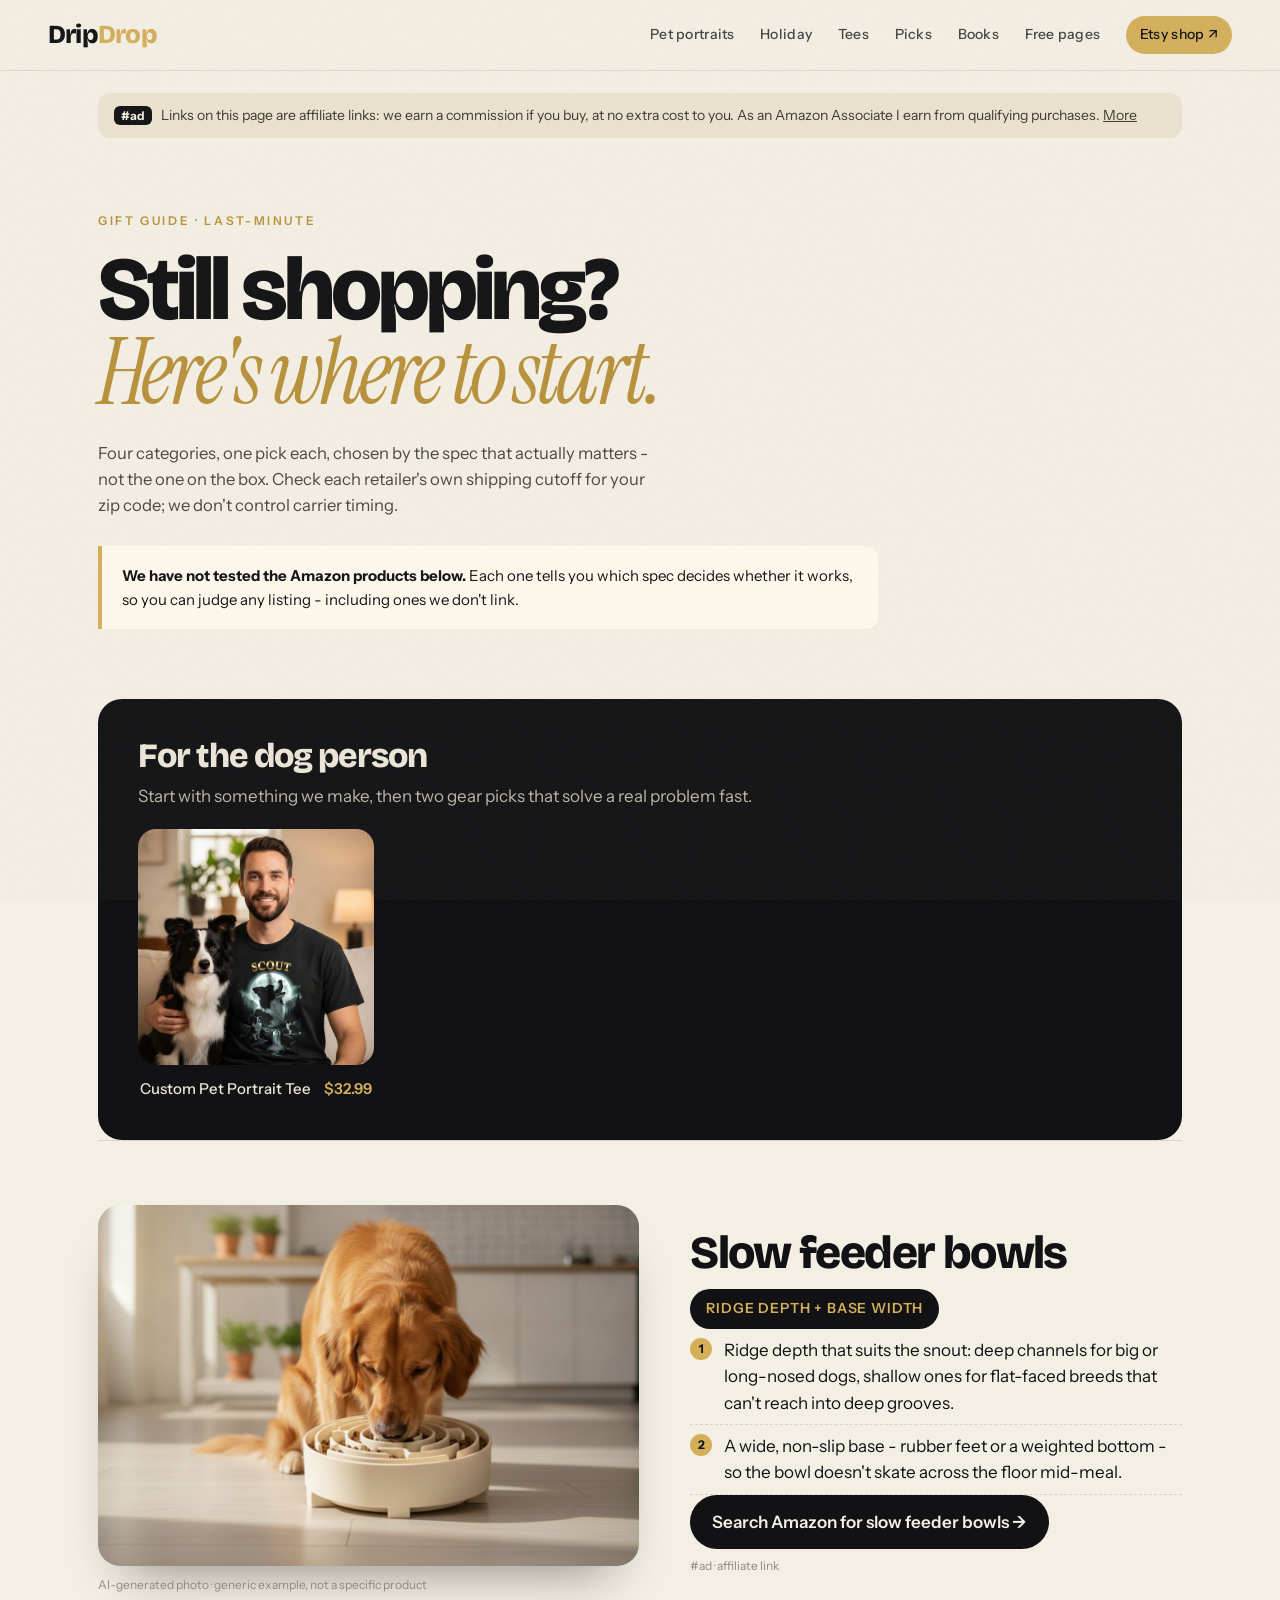
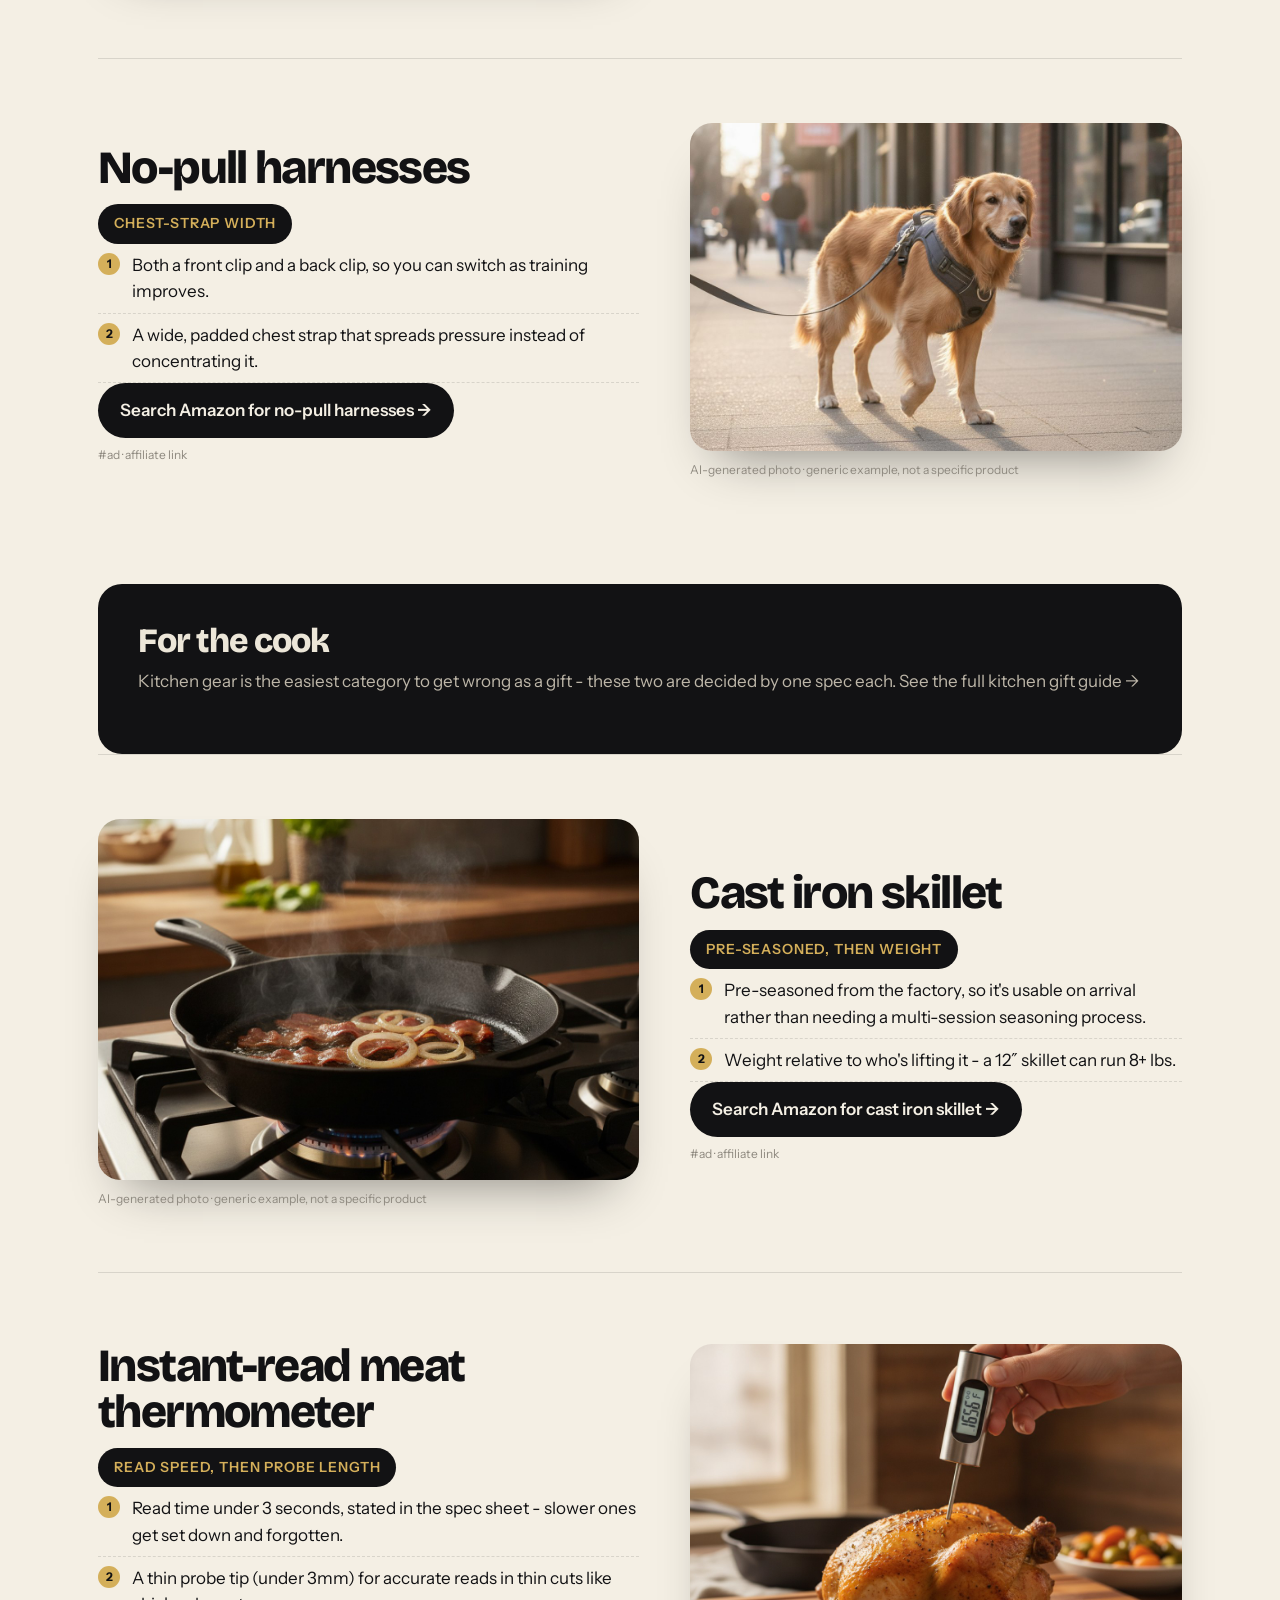
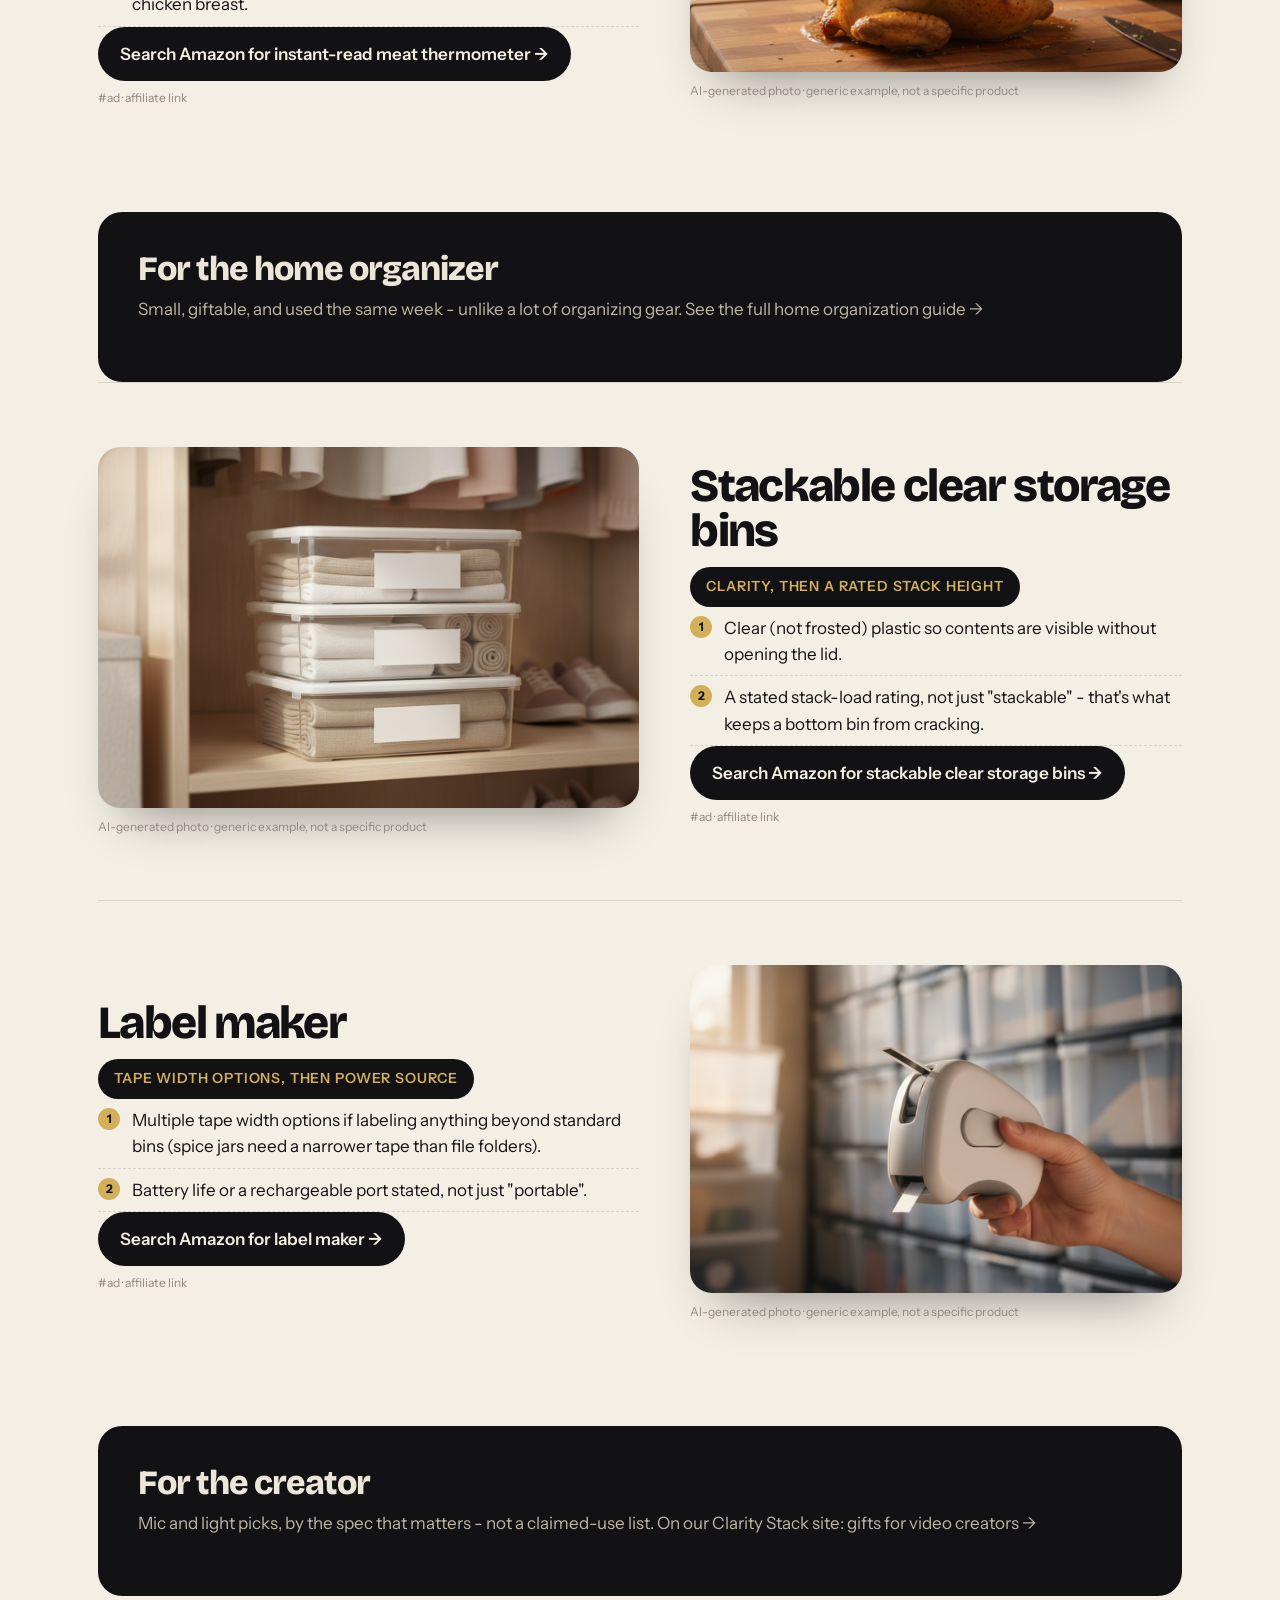
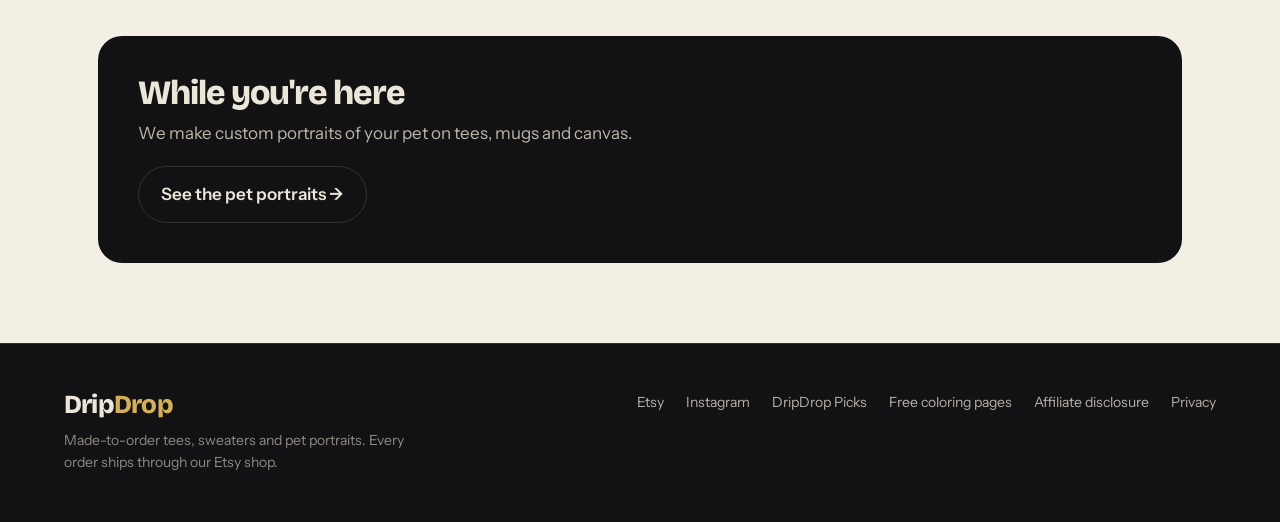
<file: docs/picks/last-minute-gifts.html>
<!DOCTYPE html>
<html lang="en">
<head>

<meta charset="utf-8">
<meta name="viewport" content="width=device-width, initial-scale=1">
<title>Last-minute gift guide - DripDrop Picks</title>
<meta name="description" content="Four quick gift picks - dog person, cook, home organizer, creator - chosen by the one spec that decides whether each one works.">
<meta property="og:title" content="Last-minute gift guide - DripDrop Picks">
<meta property="og:description" content="Four quick gift picks - dog person, cook, home organizer, creator - chosen by the one spec that decides whether each one works.">
<link rel="preconnect" href="https://fonts.googleapis.com"><link rel="preconnect" href="https://fonts.gstatic.com" crossorigin>
<link rel="stylesheet" href="https://fonts.googleapis.com/css2?family=Bricolage+Grotesque:opsz,wght@12..96,500;12..96,800&family=Instrument+Sans:wght@400;500;600&family=Instrument+Serif:ital@0;1&display=swap">
<link rel="stylesheet" href="../assets/site.css">
<link rel="icon" href="../assets/favicon.svg">
</head>
<body class="pk-page">
<header class="top">
  <a class="logo" href="../index.html">Drip<span>Drop</span></a>
  <nav>
    <a href="../index.html#pets">Pet portraits</a>
    <a href="../index.html#holiday">Holiday</a>
    <a href="../index.html#tees">Tees</a>
    <a href="../picks/index.html">Picks</a>
    <a href="../books/index.html">Books</a>
    <a href="../free/index.html">Free pages</a>
    <a class="etsy" href="https://www.etsy.com/shop/DripDropShopUS" target="_blank" rel="noopener">Etsy shop &#8599;</a>
  </nav>
</header>
<main class="pmain">
<div class="adbar"><b>#ad</b> Links on this page are affiliate links: we earn a commission if you buy, at no extra cost to you. As an Amazon Associate I earn from qualifying purchases. <a href="../disclosure.html">More</a></div>
<section class="phero"><p class="kick">Gift guide &middot; last-minute</p><h1>Still shopping?<br><em>Here's where to start.</em></h1>
<p class="sub">Four categories, one pick each, chosen by the spec that actually matters - not the one on the
box. Check each retailer's own shipping cutoff for your zip code; we don't control carrier timing.</p>
<div class="notest"><b>We have not tested the Amazon products below.</b> Each one tells you which spec
decides whether it works, so you can judge any listing - including ones we don't link.</div></section>
<section class="cross"><h3>For the dog person</h3>
<p>Start with something we make, then two gear picks that solve a real problem fast.</p>
<div class="grid"><a class="card" href="https://www.etsy.com/listing/4587453412/over-the-moon-custom-pet-portrait-tee" target="_blank" rel="noopener">
  <div class="ph"><img class="a" src="../img/shop/4587453412_0.jpg" alt="Custom Pet Portrait Tee" loading="lazy"><img class="b" src="../img/shop/4587453412_1.jpg" alt="" loading="lazy"></div>
  <div class="meta"><span class="nm">Custom Pet Portrait Tee</span><span class="pr">$32.99</span></div>
</a></div></section>
<article class="it sm" id="slow-feeder">
  <figure><img src="../img/picks/photo_01.jpg" alt="Slow feeder bowls - generic example" loading="lazy">
    <figcaption>AI-generated photo &middot; generic example, not a specific product</figcaption></figure>
  <div class="tx">
    <h2>Slow feeder bowls</h2>
    <span class="call">Ridge depth + base width</span>
    <ul><li>Ridge depth that suits the snout: deep channels for big or long-nosed dogs, shallow ones for flat-faced breeds that can&#x27;t reach into deep grooves.</li><li>A wide, non-slip base - rubber feet or a weighted bottom - so the bowl doesn&#x27;t skate across the floor mid-meal.</li></ul>
    <a class="btn" href="https://www.amazon.com/s?k=slow+feeder+dog+bowl&tag=claritystac09-20" target="_blank" rel="sponsored nofollow noopener">Search Amazon for slow feeder bowls &rarr;</a>
    <small class="ad">#ad &middot; affiliate link</small>
  </div>
</article><article class="it sm" id="harness">
  <figure><img src="../img/picks/photo_07.jpg" alt="No-pull harnesses - generic example" loading="lazy">
    <figcaption>AI-generated photo &middot; generic example, not a specific product</figcaption></figure>
  <div class="tx">
    <h2>No-pull harnesses</h2>
    <span class="call">Chest-strap width</span>
    <ul><li>Both a front clip and a back clip, so you can switch as training improves.</li><li>A wide, padded chest strap that spreads pressure instead of concentrating it.</li></ul>
    <a class="btn" href="https://www.amazon.com/s?k=no+pull+dog+harness+front+clip&tag=claritystac09-20" target="_blank" rel="sponsored nofollow noopener">Search Amazon for no-pull harnesses &rarr;</a>
    <small class="ad">#ad &middot; affiliate link</small>
  </div>
</article>
<section class="cross"><h3>For the cook</h3>
<p>Kitchen gear is the easiest category to get wrong as a gift - these two are decided by one spec each.
See the full <a href="kitchen-gifts.html">kitchen gift guide &rarr;</a></p></section>
<article class="it sm" id="cast-iron">
  <figure><img src="../img/picks/photo_15.jpg" alt="Cast iron skillet - generic example" loading="lazy">
    <figcaption>AI-generated photo &middot; generic example, not a specific product</figcaption></figure>
  <div class="tx">
    <h2>Cast iron skillet</h2>
    <span class="call">Pre-seasoned, then weight</span>
    <ul><li>Pre-seasoned from the factory, so it&#x27;s usable on arrival rather than needing a multi-session seasoning process.</li><li>Weight relative to who&#x27;s lifting it - a 12″ skillet can run 8+ lbs.</li></ul>
    <a class="btn" href="https://www.amazon.com/s?k=pre+seasoned+cast+iron+skillet&tag=claritystac09-20" target="_blank" rel="sponsored nofollow noopener">Search Amazon for cast iron skillet &rarr;</a>
    <small class="ad">#ad &middot; affiliate link</small>
  </div>
</article><article class="it sm" id="thermometer">
  <figure><img src="../img/picks/photo_16.jpg" alt="Instant-read meat thermometer - generic example" loading="lazy">
    <figcaption>AI-generated photo &middot; generic example, not a specific product</figcaption></figure>
  <div class="tx">
    <h2>Instant-read meat thermometer</h2>
    <span class="call">Read speed, then probe length</span>
    <ul><li>Read time under 3 seconds, stated in the spec sheet - slower ones get set down and forgotten.</li><li>A thin probe tip (under 3mm) for accurate reads in thin cuts like chicken breast.</li></ul>
    <a class="btn" href="https://www.amazon.com/s?k=instant+read+meat+thermometer+fast&tag=claritystac09-20" target="_blank" rel="sponsored nofollow noopener">Search Amazon for instant-read meat thermometer &rarr;</a>
    <small class="ad">#ad &middot; affiliate link</small>
  </div>
</article>
<section class="cross"><h3>For the home organizer</h3>
<p>Small, giftable, and used the same week - unlike a lot of organizing gear. See the full
<a href="home-organization.html">home organization guide &rarr;</a></p></section>
<article class="it sm" id="clear-bins">
  <figure><img src="../img/picks/photo_20.jpg" alt="Stackable clear storage bins - generic example" loading="lazy">
    <figcaption>AI-generated photo &middot; generic example, not a specific product</figcaption></figure>
  <div class="tx">
    <h2>Stackable clear storage bins</h2>
    <span class="call">Clarity, then a rated stack height</span>
    <ul><li>Clear (not frosted) plastic so contents are visible without opening the lid.</li><li>A stated stack-load rating, not just &quot;stackable&quot; - that&#x27;s what keeps a bottom bin from cracking.</li></ul>
    <a class="btn" href="https://www.amazon.com/s?k=stackable+clear+storage+bins+with+lids&tag=claritystac09-20" target="_blank" rel="sponsored nofollow noopener">Search Amazon for stackable clear storage bins &rarr;</a>
    <small class="ad">#ad &middot; affiliate link</small>
  </div>
</article><article class="it sm" id="label-maker">
  <figure><img src="../img/picks/photo_25.jpg" alt="Label maker - generic example" loading="lazy">
    <figcaption>AI-generated photo &middot; generic example, not a specific product</figcaption></figure>
  <div class="tx">
    <h2>Label maker</h2>
    <span class="call">Tape width options, then power source</span>
    <ul><li>Multiple tape width options if labeling anything beyond standard bins (spice jars need a narrower tape than file folders).</li><li>Battery life or a rechargeable port stated, not just &quot;portable&quot;.</li></ul>
    <a class="btn" href="https://www.amazon.com/s?k=label+maker+machine+with+tape&tag=claritystac09-20" target="_blank" rel="sponsored nofollow noopener">Search Amazon for label maker &rarr;</a>
    <small class="ad">#ad &middot; affiliate link</small>
  </div>
</article>
<section class="cross"><h3>For the creator</h3>
<p>Mic and light picks, by the spec that matters - not a claimed-use list. On our Clarity Stack site:
<a href="https://clairmont425.github.io/clarity-stack/gear/gifts-for-video-creators.html" target="_blank"
rel="noopener">gifts for video creators &rarr;</a></p></section>
<section class="cross"><h3>While you're here</h3><p>We make custom portraits of your pet on tees, mugs and canvas.</p>
<a class="btn ghost" href="../index.html#pets">See the pet portraits &rarr;</a></section>
</main>
<footer class="foot">
  <div class="fl">
    <a class="logo" href="../index.html">Drip<span>Drop</span></a>
    <p>Made-to-order tees, sweaters and pet portraits. Every order ships through our Etsy shop.</p>
  </div>
  <div class="fr">
    <a href="https://www.etsy.com/shop/DripDropShopUS" target="_blank" rel="noopener">Etsy</a>
    <a href="https://www.instagram.com/dripdropgram/" target="_blank" rel="noopener">Instagram</a>
    <a href="../picks/index.html">DripDrop Picks</a>
    <a href="../free/index.html">Free coloring pages</a>
    <a href="../disclosure.html">Affiliate disclosure</a>
    <a href="https://clairmont425.github.io/clarity-stack/dripdrop-privacy.html">Privacy</a>
  </div>
</footer>
</body>
</html>
</file>
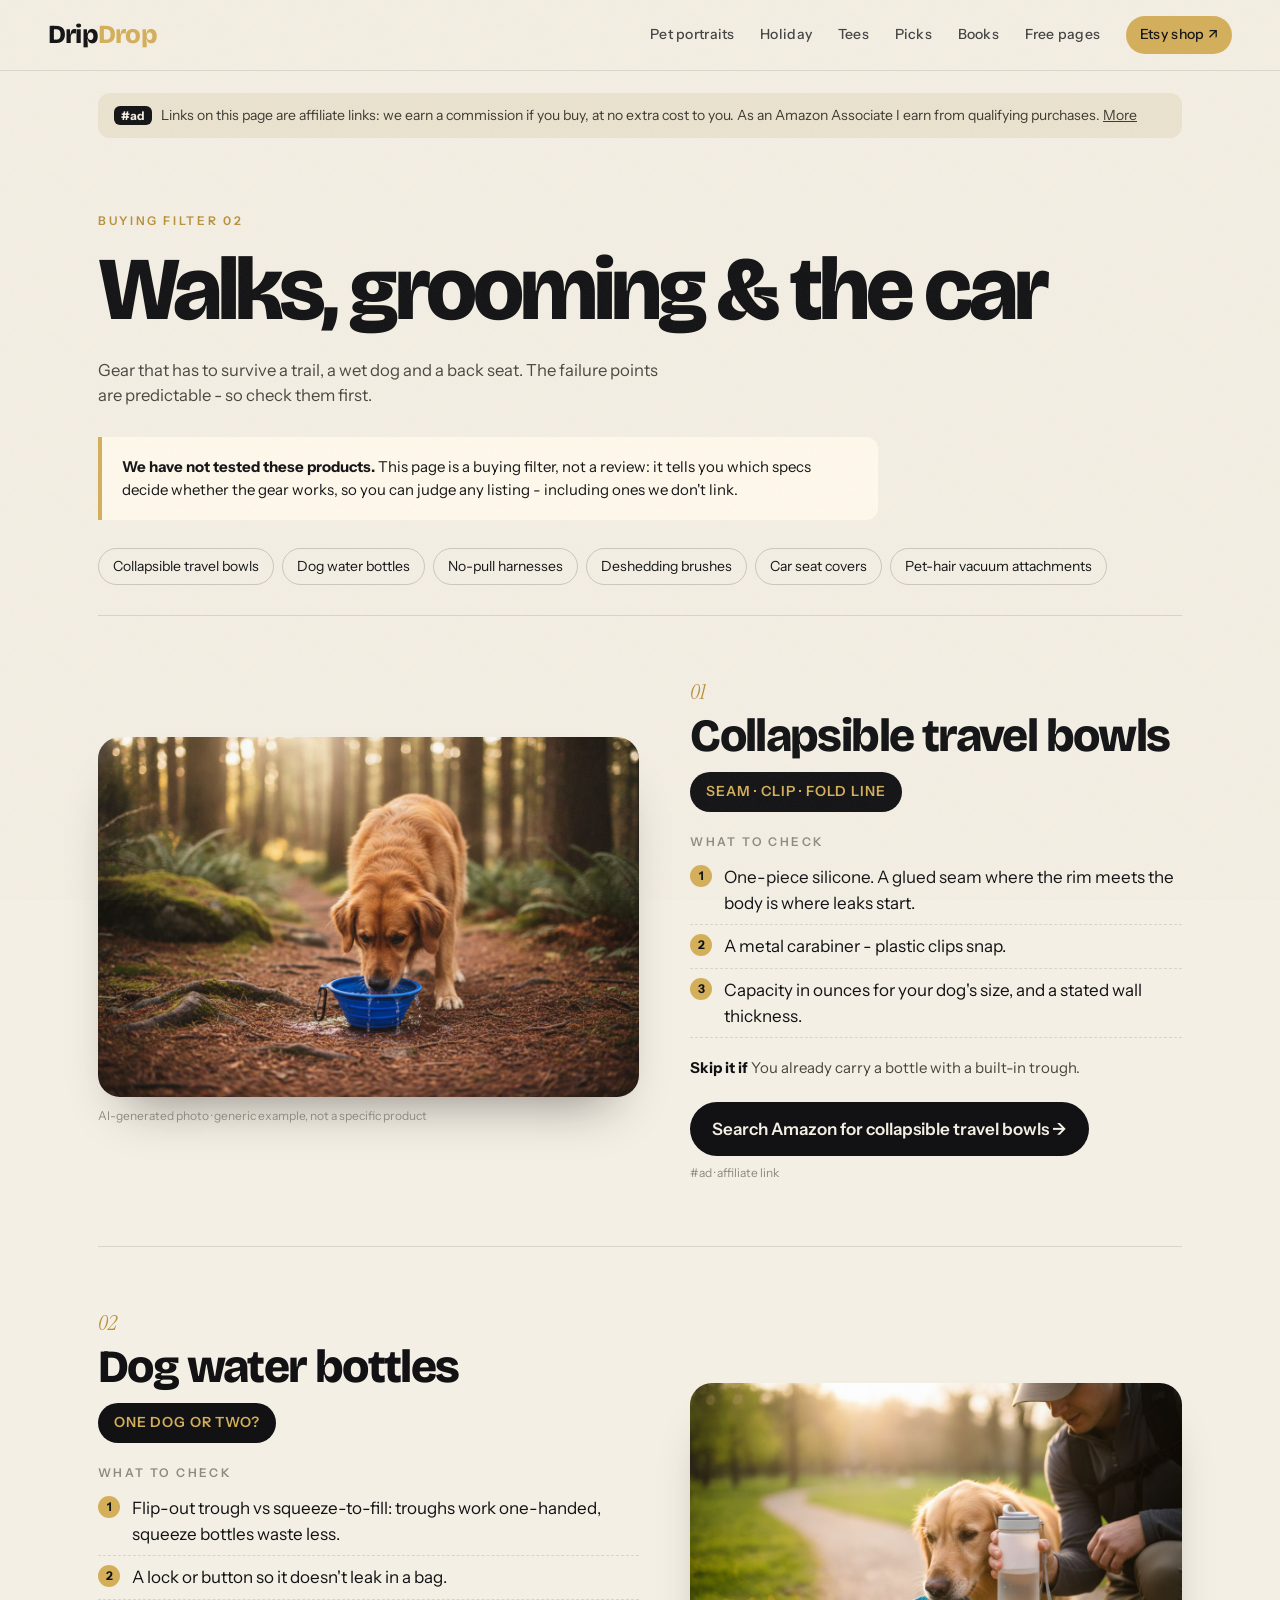
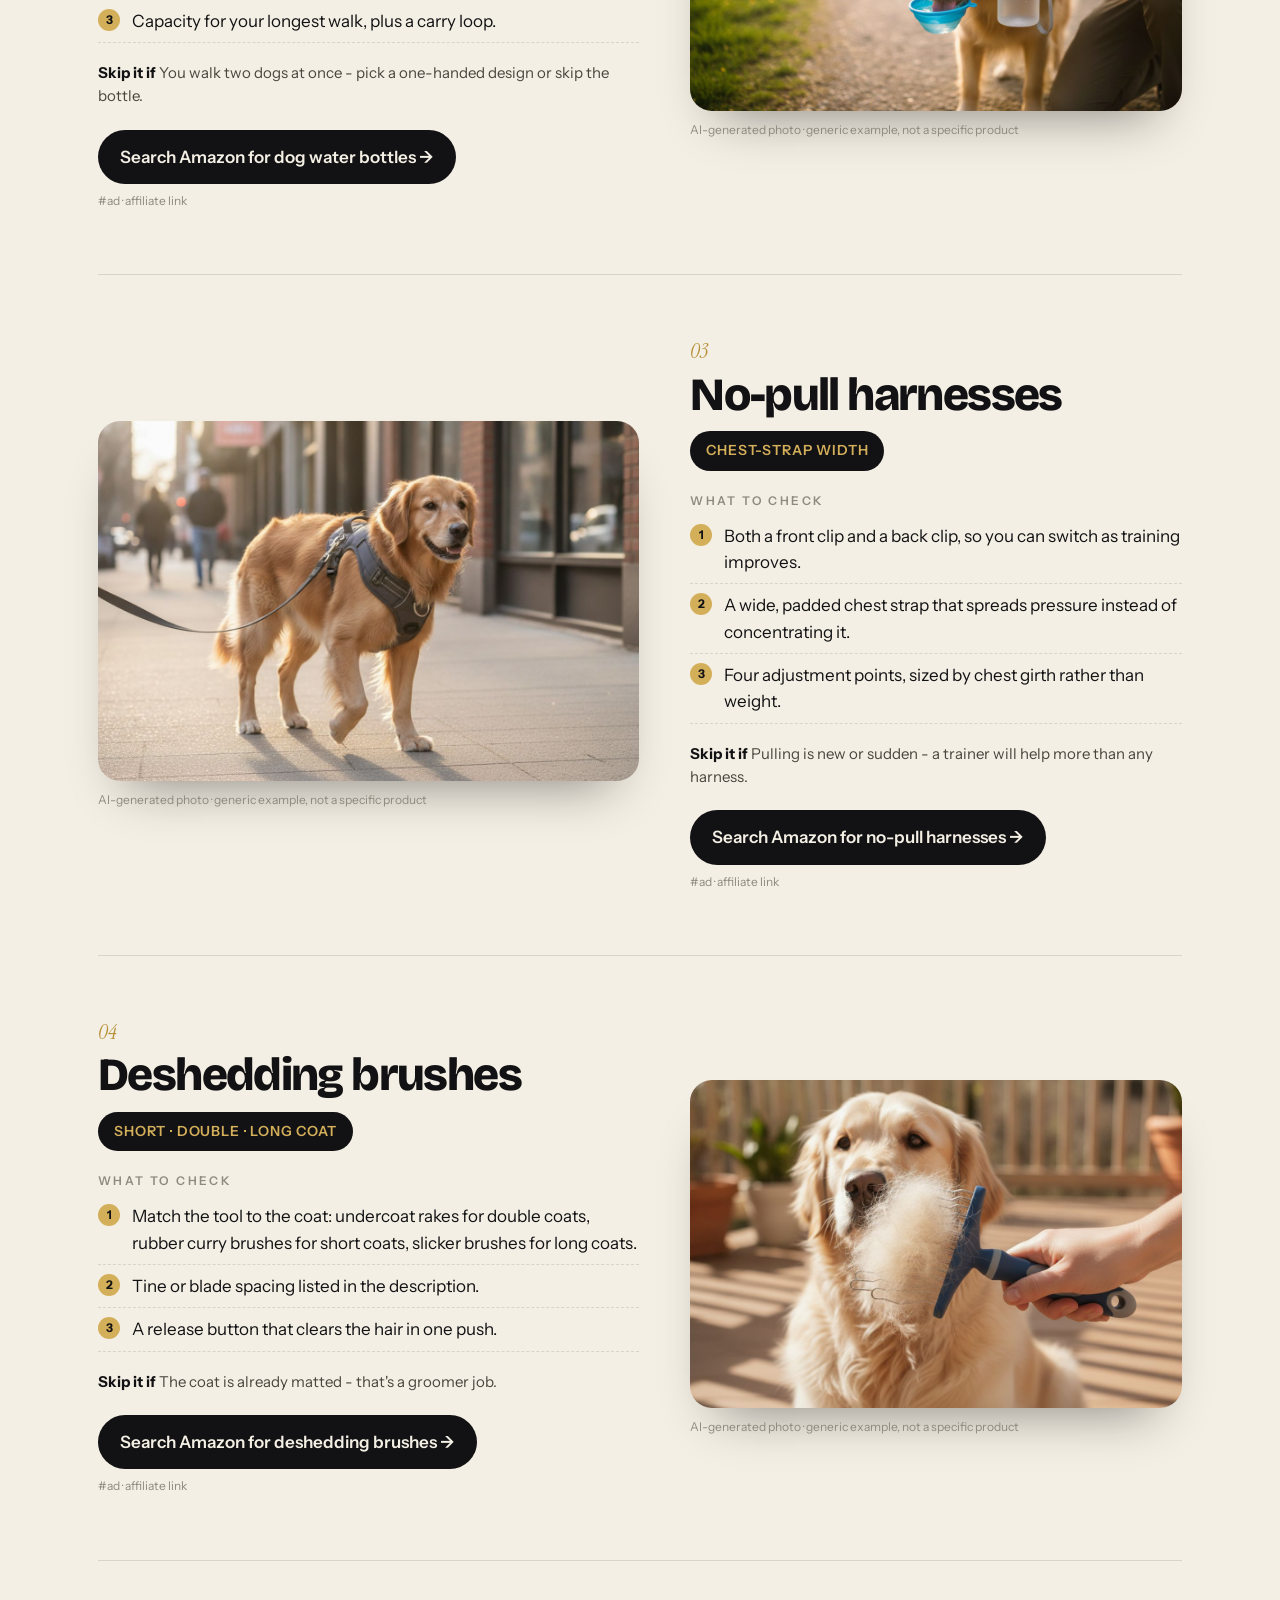
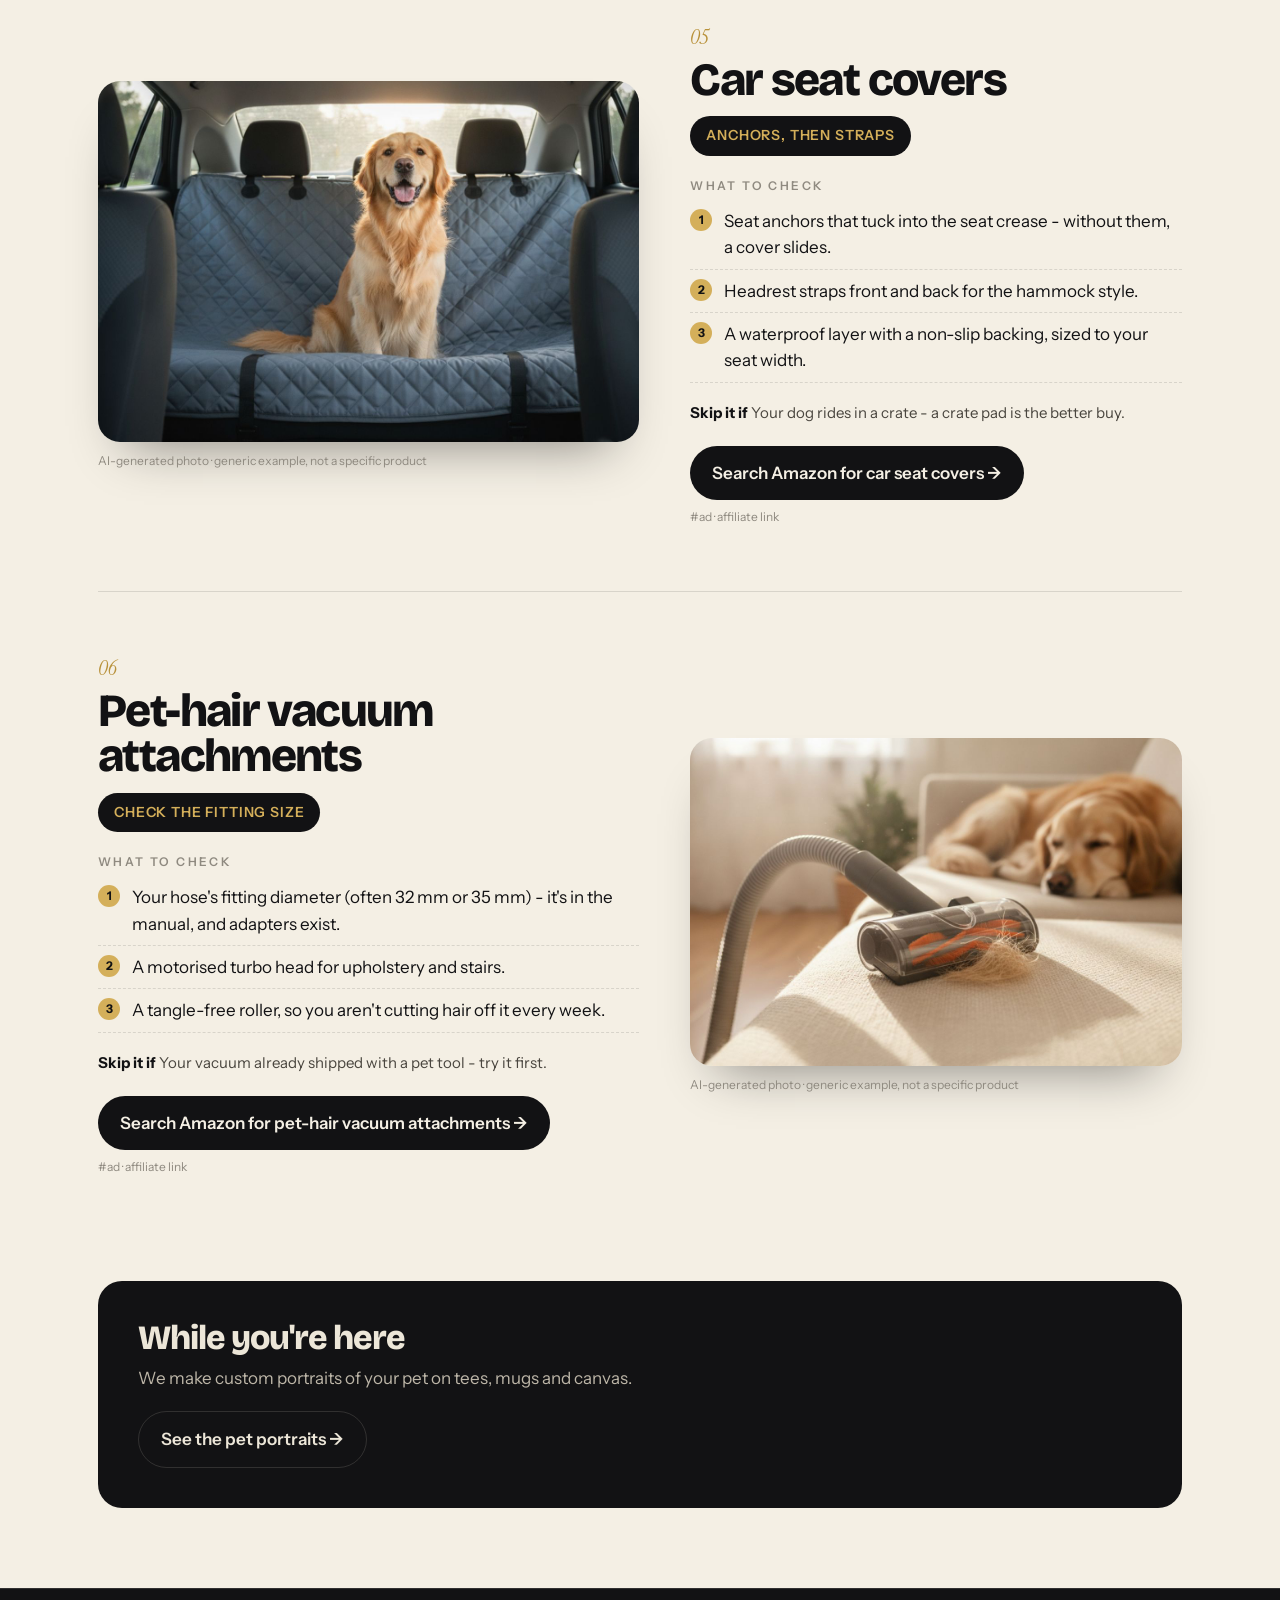
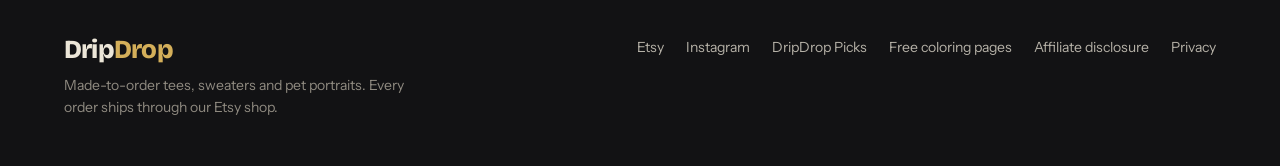
<file: docs/picks/walks.html>
<!DOCTYPE html>
<html lang="en">
<head>

<meta charset="utf-8">
<meta name="viewport" content="width=device-width, initial-scale=1">
<title>Walks, grooming &amp; the car - DripDrop Picks</title>
<meta name="description" content="Gear that has to survive a trail, a wet dog and a back seat. The failure points are predictable - so check them first.">
<meta property="og:title" content="Walks, grooming &amp; the car - DripDrop Picks">
<meta property="og:description" content="Gear that has to survive a trail, a wet dog and a back seat. The failure points are predictable - so check them first.">
<link rel="preconnect" href="https://fonts.googleapis.com"><link rel="preconnect" href="https://fonts.gstatic.com" crossorigin>
<link rel="stylesheet" href="https://fonts.googleapis.com/css2?family=Bricolage+Grotesque:opsz,wght@12..96,500;12..96,800&family=Instrument+Sans:wght@400;500;600&family=Instrument+Serif:ital@0;1&display=swap">
<link rel="stylesheet" href="../assets/site.css">
<link rel="icon" href="../assets/favicon.svg">
</head>
<body class="pk-page">
<header class="top">
  <a class="logo" href="../index.html">Drip<span>Drop</span></a>
  <nav>
    <a href="../index.html#pets">Pet portraits</a>
    <a href="../index.html#holiday">Holiday</a>
    <a href="../index.html#tees">Tees</a>
    <a href="../picks/index.html">Picks</a>
    <a href="../books/index.html">Books</a>
    <a href="../free/index.html">Free pages</a>
    <a class="etsy" href="https://www.etsy.com/shop/DripDropShopUS" target="_blank" rel="noopener">Etsy shop &#8599;</a>
  </nav>
</header>
<main class="pmain">
<div class="adbar"><b>#ad</b> Links on this page are affiliate links: we earn a commission if you buy, at no extra cost to you. As an Amazon Associate I earn from qualifying purchases. <a href="../disclosure.html">More</a></div>
<section class="phero"><p class="kick">Buying filter 02</p><h1>Walks, grooming & the car</h1><p class="sub">Gear that has to survive a trail, a wet dog and a back seat. The failure points are predictable - so check them first.</p>
<div class="notest"><b>We have not tested these products.</b> This page is a buying filter, not a review: it tells
you which specs decide whether the gear works, so you can judge any listing - including ones we don't link.</div>
<nav class="toc"><a href="#travel-bowl">Collapsible travel bowls</a><a href="#water-bottle">Dog water bottles</a><a href="#harness">No-pull harnesses</a><a href="#deshedding">Deshedding brushes</a><a href="#seat-cover">Car seat covers</a><a href="#vacuum-attachment">Pet-hair vacuum attachments</a></nav></section>
<article class="it" id="travel-bowl">
  <figure><img src="../img/picks/photo_05.jpg" alt="Collapsible travel bowls - generic example" loading="lazy">
    <figcaption>AI-generated photo &middot; generic example, not a specific product</figcaption></figure>
  <div class="tx">
    <span class="num">01</span>
    <h2>Collapsible travel bowls</h2>
    <span class="call">Seam · clip · fold line</span>
    <h4>What to check</h4><ul><li>One-piece silicone. A glued seam where the rim meets the body is where leaks start.</li><li>A metal carabiner - plastic clips snap.</li><li>Capacity in ounces for your dog&#x27;s size, and a stated wall thickness.</li></ul>
    <p class="skip"><b>Skip it if</b> You already carry a bottle with a built-in trough.</p>
    <a class="btn" href="https://www.amazon.com/s?k=collapsible+silicone+dog+bowl+carabiner&tag=claritystac09-20" target="_blank" rel="sponsored nofollow noopener">Search Amazon for collapsible travel bowls &rarr;</a>
    <small class="ad">#ad &middot; affiliate link</small>
  </div>
</article><article class="it" id="water-bottle">
  <figure><img src="../img/picks/photo_06.jpg" alt="Dog water bottles - generic example" loading="lazy">
    <figcaption>AI-generated photo &middot; generic example, not a specific product</figcaption></figure>
  <div class="tx">
    <span class="num">02</span>
    <h2>Dog water bottles</h2>
    <span class="call">One dog or two?</span>
    <h4>What to check</h4><ul><li>Flip-out trough vs squeeze-to-fill: troughs work one-handed, squeeze bottles waste less.</li><li>A lock or button so it doesn&#x27;t leak in a bag.</li><li>Capacity for your longest walk, plus a carry loop.</li></ul>
    <p class="skip"><b>Skip it if</b> You walk two dogs at once - pick a one-handed design or skip the bottle.</p>
    <a class="btn" href="https://www.amazon.com/s?k=portable+dog+water+bottle+leak+proof&tag=claritystac09-20" target="_blank" rel="sponsored nofollow noopener">Search Amazon for dog water bottles &rarr;</a>
    <small class="ad">#ad &middot; affiliate link</small>
  </div>
</article><article class="it" id="harness">
  <figure><img src="../img/picks/photo_07.jpg" alt="No-pull harnesses - generic example" loading="lazy">
    <figcaption>AI-generated photo &middot; generic example, not a specific product</figcaption></figure>
  <div class="tx">
    <span class="num">03</span>
    <h2>No-pull harnesses</h2>
    <span class="call">Chest-strap width</span>
    <h4>What to check</h4><ul><li>Both a front clip and a back clip, so you can switch as training improves.</li><li>A wide, padded chest strap that spreads pressure instead of concentrating it.</li><li>Four adjustment points, sized by chest girth rather than weight.</li></ul>
    <p class="skip"><b>Skip it if</b> Pulling is new or sudden - a trainer will help more than any harness.</p>
    <a class="btn" href="https://www.amazon.com/s?k=no+pull+dog+harness+front+clip&tag=claritystac09-20" target="_blank" rel="sponsored nofollow noopener">Search Amazon for no-pull harnesses &rarr;</a>
    <small class="ad">#ad &middot; affiliate link</small>
  </div>
</article><article class="it" id="deshedding">
  <figure><img src="../img/picks/photo_08.jpg" alt="Deshedding brushes - generic example" loading="lazy">
    <figcaption>AI-generated photo &middot; generic example, not a specific product</figcaption></figure>
  <div class="tx">
    <span class="num">04</span>
    <h2>Deshedding brushes</h2>
    <span class="call">Short · double · long coat</span>
    <h4>What to check</h4><ul><li>Match the tool to the coat: undercoat rakes for double coats, rubber curry brushes for short coats, slicker brushes for long coats.</li><li>Tine or blade spacing listed in the description.</li><li>A release button that clears the hair in one push.</li></ul>
    <p class="skip"><b>Skip it if</b> The coat is already matted - that&#x27;s a groomer job.</p>
    <a class="btn" href="https://www.amazon.com/s?k=dog+deshedding+brush+undercoat+rake&tag=claritystac09-20" target="_blank" rel="sponsored nofollow noopener">Search Amazon for deshedding brushes &rarr;</a>
    <small class="ad">#ad &middot; affiliate link</small>
  </div>
</article><article class="it" id="seat-cover">
  <figure><img src="../img/picks/photo_09.jpg" alt="Car seat covers - generic example" loading="lazy">
    <figcaption>AI-generated photo &middot; generic example, not a specific product</figcaption></figure>
  <div class="tx">
    <span class="num">05</span>
    <h2>Car seat covers</h2>
    <span class="call">Anchors, then straps</span>
    <h4>What to check</h4><ul><li>Seat anchors that tuck into the seat crease - without them, a cover slides.</li><li>Headrest straps front and back for the hammock style.</li><li>A waterproof layer with a non-slip backing, sized to your seat width.</li></ul>
    <p class="skip"><b>Skip it if</b> Your dog rides in a crate - a crate pad is the better buy.</p>
    <a class="btn" href="https://www.amazon.com/s?k=dog+car+seat+cover+hammock+seat+anchors&tag=claritystac09-20" target="_blank" rel="sponsored nofollow noopener">Search Amazon for car seat covers &rarr;</a>
    <small class="ad">#ad &middot; affiliate link</small>
  </div>
</article><article class="it" id="vacuum-attachment">
  <figure><img src="../img/picks/photo_10.jpg" alt="Pet-hair vacuum attachments - generic example" loading="lazy">
    <figcaption>AI-generated photo &middot; generic example, not a specific product</figcaption></figure>
  <div class="tx">
    <span class="num">06</span>
    <h2>Pet-hair vacuum attachments</h2>
    <span class="call">Check the fitting size</span>
    <h4>What to check</h4><ul><li>Your hose&#x27;s fitting diameter (often 32 mm or 35 mm) - it&#x27;s in the manual, and adapters exist.</li><li>A motorised turbo head for upholstery and stairs.</li><li>A tangle-free roller, so you aren&#x27;t cutting hair off it every week.</li></ul>
    <p class="skip"><b>Skip it if</b> Your vacuum already shipped with a pet tool - try it first.</p>
    <a class="btn" href="https://www.amazon.com/s?k=pet+hair+vacuum+attachment+turbo+brush&tag=claritystac09-20" target="_blank" rel="sponsored nofollow noopener">Search Amazon for pet-hair vacuum attachments &rarr;</a>
    <small class="ad">#ad &middot; affiliate link</small>
  </div>
</article>
<section class="cross"><h3>While you're here</h3><p>We make custom portraits of your pet on tees, mugs and canvas.</p>
<a class="btn ghost" href="../index.html#pets">See the pet portraits &rarr;</a></section>
</main>
<footer class="foot">
  <div class="fl">
    <a class="logo" href="../index.html">Drip<span>Drop</span></a>
    <p>Made-to-order tees, sweaters and pet portraits. Every order ships through our Etsy shop.</p>
  </div>
  <div class="fr">
    <a href="https://www.etsy.com/shop/DripDropShopUS" target="_blank" rel="noopener">Etsy</a>
    <a href="https://www.instagram.com/dripdropgram/" target="_blank" rel="noopener">Instagram</a>
    <a href="../picks/index.html">DripDrop Picks</a>
    <a href="../free/index.html">Free coloring pages</a>
    <a href="../disclosure.html">Affiliate disclosure</a>
    <a href="https://clairmont425.github.io/clarity-stack/dripdrop-privacy.html">Privacy</a>
  </div>
</footer>
</body>
</html>
</file>
<file: docs/assets/site.css>
:root{
  --ink:#121214;--ink2:#1b1b1f;--cream:#ece6d8;--paper:#f4efe4;--gold:#d4af5a;--gold2:#b8913a;
  --mute:#8f8a80;--line:rgba(236,230,216,.14);--rad:18px;
  --disp:"Bricolage Grotesque",Georgia,serif;--serif:"Instrument Serif",Georgia,serif;--body:"Instrument Sans",system-ui,sans-serif;
}
*{box-sizing:border-box;margin:0;padding:0}
html{scroll-behavior:smooth}
body{background:var(--ink);color:var(--cream);font:400 17px/1.55 var(--body);-webkit-font-smoothing:antialiased;overflow-x:hidden}
body::before{content:"";position:fixed;inset:0;pointer-events:none;z-index:50;opacity:.06;
  background-image:url("data:image/svg+xml,%3Csvg xmlns='http://www.w3.org/2000/svg' width='160' height='160'%3E%3Cfilter id='n'%3E%3CfeTurbulence type='fractalNoise' baseFrequency='.85' numOctaves='3' stitchTiles='stitch'/%3E%3C/filter%3E%3Crect width='100%25' height='100%25' filter='url(%23n)'/%3E%3C/svg%3E")}
a{color:inherit;text-decoration:none}
img{display:block;max-width:100%}
em{font-family:var(--serif);font-style:italic;font-weight:400;color:var(--gold)}

/* header */
.top{position:sticky;top:0;z-index:40;display:flex;align-items:center;justify-content:space-between;gap:24px;
  padding:16px clamp(16px,4vw,48px);background:rgba(18,18,20,.82);backdrop-filter:blur(14px);border-bottom:1px solid var(--line)}
.logo{font:800 26px/1 var(--disp);letter-spacing:-.03em;color:var(--cream)}
.logo span{color:var(--gold)}
.top nav{display:flex;gap:clamp(12px,2vw,28px);align-items:center;font-size:14px;font-weight:500;letter-spacing:.02em}
.top nav a{opacity:.78;transition:opacity .2s}
.top nav a:hover{opacity:1}
.top nav .etsy{opacity:1;color:var(--ink);background:var(--gold);padding:8px 14px;border-radius:99px}
@media(max-width:760px){.top nav a:not(.etsy){display:none}}

/* buttons */
.btn{display:inline-flex;align-items:center;gap:8px;background:var(--gold);color:var(--ink);font-weight:600;
  padding:14px 22px;border-radius:99px;transition:transform .2s,background .2s}
.btn:hover{transform:translateY(-2px);background:#e2c070}
.btn.ghost{background:transparent;color:var(--cream);border:1px solid var(--line)}
.btn.ghost:hover{border-color:var(--gold);color:var(--gold)}

/* hero */
.hero{display:grid;grid-template-columns:1.05fr 1fr;gap:clamp(24px,5vw,72px);align-items:center;
  padding:clamp(48px,8vw,110px) clamp(16px,5vw,72px) clamp(40px,6vw,80px);max-width:1360px;margin:0 auto}
.kick{font:600 12px/1 var(--body);letter-spacing:.22em;text-transform:uppercase;color:var(--gold);margin-bottom:22px}
.hero h1{font:800 clamp(52px,8.4vw,124px)/.9 var(--disp);letter-spacing:-.045em}
.hero h1 em{font-size:.92em;letter-spacing:-.01em;display:inline-block;margin-top:.08em}
.sub{max-width:34em;color:#bdb6a8;font-size:clamp(16px,1.3vw,19px);margin-top:26px}
.ctas{display:flex;flex-wrap:wrap;gap:12px;margin-top:34px}
.hr{position:relative;aspect-ratio:1/1.02}
.hr img{position:absolute;border-radius:var(--rad);object-fit:cover;box-shadow:0 30px 60px -20px rgba(0,0,0,.7)}
.h1i{inset:6% 14% 10% 10%;width:76%;height:84%;z-index:2;animation:float 7s ease-in-out infinite}
.h2i{width:42%;aspect-ratio:1;left:-2%;bottom:-2%;z-index:3;transform:rotate(-7deg);border:5px solid var(--ink)}
.h3i{width:38%;aspect-ratio:1;right:-2%;top:-1%;z-index:1;transform:rotate(6deg);opacity:.9}
.stamp{position:absolute;z-index:4;right:4%;bottom:10%;width:108px;height:108px;border-radius:50%;background:var(--gold);color:var(--ink);
  display:grid;place-content:center;text-align:center;font:500 12px/1.1 var(--body);text-transform:uppercase;letter-spacing:.1em;
  transform:rotate(12deg);animation:spin 18s linear infinite}
.stamp b{font:800 26px/1 var(--disp);letter-spacing:-.03em;text-transform:none}
@keyframes float{50%{transform:translateY(-10px)}}
@keyframes spin{to{transform:rotate(372deg)}}
.rise{opacity:0;transform:translateY(22px);animation:rise .8s cubic-bezier(.2,.7,.2,1) forwards;animation-delay:calc(var(--d)*.12s + .1s)}
@keyframes rise{to{opacity:1;transform:none}}
@media(max-width:860px){.hero{grid-template-columns:1fr}.hr{max-width:520px;width:100%;margin:10px auto 0}}

/* marquee */
.marq{overflow:hidden;border-block:1px solid var(--line);background:var(--ink2);padding:16px 0}
.marq div{display:flex;gap:28px;width:max-content;animation:mq 34s linear infinite;
  font:800 clamp(22px,2.6vw,34px)/1 var(--disp);letter-spacing:-.02em;text-transform:uppercase}
.marq i{color:var(--gold);font-style:normal}
.marq span:nth-of-type(even){font-family:var(--serif);font-style:italic;font-weight:400;text-transform:none;color:var(--gold)}
@keyframes mq{to{transform:translateX(-50%)}}

/* sections */
.sec{padding:clamp(56px,8vw,110px) clamp(16px,5vw,72px);max-width:1440px;margin:0 auto}
.sec.dark{max-width:none;background:var(--ink2);border-block:1px solid var(--line)}
.sec.dark>*{max-width:1300px;margin-inline:auto}
.sh{display:flex;justify-content:space-between;align-items:end;gap:24px;flex-wrap:wrap;margin-bottom:36px}
.sh h2{font:800 clamp(36px,5vw,68px)/.95 var(--disp);letter-spacing:-.04em}
.sh p{max-width:28em;color:#bdb6a8}
.grid{display:grid;grid-template-columns:repeat(4,1fr);gap:clamp(14px,1.6vw,24px)}
@media(max-width:1000px){.grid{grid-template-columns:repeat(3,1fr)}}
@media(max-width:640px){.grid{grid-template-columns:repeat(2,1fr)}.card .meta{flex-direction:column;gap:2px;font-size:14px}}
.rail{display:grid;grid-auto-flow:column;grid-auto-columns:minmax(240px,300px);gap:20px;overflow-x:auto;
  padding-bottom:18px;scroll-snap-type:x mandatory;scrollbar-color:var(--gold) transparent}
.rail .card{scroll-snap-align:start}
.card{display:block;group:card}
.card .ph{position:relative;aspect-ratio:1;border-radius:var(--rad);overflow:hidden;background:#222}
.card .ph img{position:absolute;inset:0;width:100%;height:100%;object-fit:cover;transition:opacity .45s,transform .7s cubic-bezier(.2,.7,.2,1)}
.card .ph .b{opacity:0}
.card:hover .ph .a{transform:scale(1.05)}
.card:hover .ph .b{opacity:1}
.card .meta{display:flex;justify-content:space-between;gap:12px;padding:12px 2px 0;font-size:15px}
.card .nm{font-weight:500;display:-webkit-box;-webkit-line-clamp:2;-webkit-box-orient:vertical;overflow:hidden}
.card .pr{color:var(--gold);font-weight:600;white-space:nowrap}
.more{margin-top:34px;text-align:center}
.more a{border-bottom:1px solid var(--gold);color:var(--gold);padding-bottom:3px}

/* picks teaser + hub */
.adtag{display:inline-block;margin-top:8px;font-size:13px;color:var(--mute)}
.pks{display:grid;grid-template-columns:repeat(2,1fr);gap:24px}
.pk{position:relative;display:block;border-radius:24px;overflow:hidden;min-height:380px;isolation:isolate}
.pk img{position:absolute;inset:0;width:100%;height:100%;object-fit:cover;z-index:-2;transition:transform .8s cubic-bezier(.2,.7,.2,1)}
.pk::after{content:"";position:absolute;inset:0;z-index:-1;background:linear-gradient(180deg,rgba(18,18,20,0) 30%,rgba(18,18,20,.92))}
.pk:hover img{transform:scale(1.05)}
.pk div{position:absolute;left:0;right:0;bottom:0;padding:28px}
.pk em{font-size:20px}
.pk h3{font:800 clamp(28px,3.2vw,44px)/1 var(--disp);letter-spacing:-.03em;margin:6px 0 10px}
.pk p{color:#d9d2c3}
.pk ul{list-style:none;display:flex;flex-wrap:wrap;gap:8px;margin-top:16px}
.pk li{font-size:13px;border:1px solid rgba(236,230,216,.35);border-radius:99px;padding:5px 11px;backdrop-filter:blur(6px)}
.pk.big{min-height:560px}
@media(max-width:760px){.pks{grid-template-columns:1fr}.pk.big{min-height:520px}}

/* picks pages: paper */
.pk-page{background:var(--paper);color:var(--ink)}
.pk-page .top{background:rgba(244,239,228,.86);border-color:rgba(18,18,20,.1)}
.pk-page .top .logo,.pk-page .top nav a{color:var(--ink)}
.pk-page .top nav .etsy{color:var(--ink)}
.pk-page em{color:var(--gold2)}
.pk-page .sub{color:#4a463f}
.pk-page .btn.ghost{color:var(--ink);border-color:rgba(18,18,20,.2)}
.pmain{max-width:1180px;margin:0 auto;padding:0 clamp(16px,4vw,48px) 80px}
.pmain.narrow{max-width:760px}
.adbar{margin:22px 0 0;padding:12px 16px;border-radius:12px;background:#ebe3cf;font-size:14px;color:#3c3830}
.adbar b{background:var(--ink);color:var(--paper);padding:2px 7px;border-radius:6px;margin-right:6px;font-size:12px}
.adbar a{text-decoration:underline}
.phero{padding:clamp(40px,6vw,80px) 0 30px}
.phero h1{font:800 clamp(44px,7vw,96px)/.92 var(--disp);letter-spacing:-.045em}
.pk-page .kick{color:var(--gold2)}
.notest{margin-top:28px;padding:18px 20px;border-left:4px solid var(--gold);background:#fff9ec;border-radius:0 12px 12px 0;font-size:15px;max-width:52em}
.toc{display:flex;flex-wrap:wrap;gap:8px;margin-top:28px}
.toc a{font-size:14px;padding:7px 14px;border-radius:99px;border:1px solid rgba(18,18,20,.18);transition:background .2s}
.toc a:hover{background:var(--ink);color:var(--paper)}
.it{display:grid;grid-template-columns:1.1fr 1fr;gap:clamp(24px,4vw,56px);align-items:center;padding:clamp(36px,5vw,64px) 0;
  border-top:1px solid rgba(18,18,20,.12);scroll-margin-top:90px}
.it:nth-of-type(even) figure{order:2}
.it figure img{width:100%;aspect-ratio:3/2;object-fit:cover;border-radius:22px;box-shadow:0 30px 50px -28px rgba(0,0,0,.45)}
.it figcaption{font-size:12px;color:var(--mute);margin-top:10px}
.num{font:400 22px/1 var(--serif);font-style:italic;color:var(--gold2)}
.it h2{font:800 clamp(32px,3.6vw,50px)/.98 var(--disp);letter-spacing:-.035em;margin:6px 0 14px}
.call{display:inline-block;background:var(--ink);color:var(--gold);font-weight:600;font-size:14px;letter-spacing:.06em;
  text-transform:uppercase;padding:9px 16px;border-radius:99px}
.it h4{margin:24px 0 8px;font:600 12px/1 var(--body);letter-spacing:.2em;text-transform:uppercase;color:var(--mute)}
.it ul{list-style:none;counter-reset:c}
.it li{position:relative;padding:8px 0 8px 34px;border-bottom:1px dashed rgba(18,18,20,.12)}
.it li::before{counter-increment:c;content:counter(c);position:absolute;left:0;top:9px;width:22px;height:22px;border-radius:50%;
  background:var(--gold);color:var(--ink);font:700 12px/22px var(--body);text-align:center}
.skip{margin:18px 0 22px;font-size:15px;color:#4a463f}
.skip b{color:var(--ink)}
.it .btn{background:var(--ink);color:var(--paper)}
.it .btn:hover{background:#2a2a30}
.ad{display:block;margin-top:8px;color:var(--mute);font-size:12px}
.cross{margin-top:40px;padding:40px;border-radius:24px;background:var(--ink);color:var(--cream)}
.cross h3{font:800 34px/1 var(--disp);letter-spacing:-.03em}
.cross p{color:#bdb6a8;margin:10px 0 20px}
.cross .btn.ghost{color:var(--cream);border-color:var(--line)}
@media(max-width:820px){.it{grid-template-columns:1fr}.it:nth-of-type(even) figure{order:0}}

/* books */
.books{display:grid;grid-template-columns:repeat(2,1fr);gap:28px;margin-top:24px}
.book{display:flex;flex-direction:column;background:#fff;border-radius:22px;overflow:hidden;box-shadow:0 20px 40px -28px rgba(18,18,20,.25)}
.book img{width:100%;aspect-ratio:3/4;object-fit:cover}
.book .tx{padding:22px 24px 26px}
.book .age{font:600 11px/1 var(--body);letter-spacing:.18em;text-transform:uppercase;color:var(--gold2)}
.book h2{font:800 26px/1.05 var(--disp);letter-spacing:-.03em;margin:8px 0 10px}
.book p{color:#4a463f;font-size:15px}
.book .buys{display:flex;flex-wrap:wrap;gap:10px;margin:16px 0 10px}
.btn.small{padding:9px 16px;font-size:13px}
.soon{display:inline-block;font-size:13px;color:var(--mute);font-style:italic}
@media(max-width:760px){.books{grid-template-columns:1fr}}

/* link-in-bio */
.lk-page .top{display:none}
.links{max-width:480px;margin:0 auto;padding:56px 18px 40px;text-align:center}
.links .av{width:112px;height:112px;border-radius:50%;object-fit:cover;margin:0 auto 18px;border:3px solid var(--gold)}
.links h1{font:800 44px/1 var(--disp);letter-spacing:-.04em}
.links h1 span{color:var(--gold)}
.links p{color:#bdb6a8;margin:8px 0 28px}
.lk{display:flex;justify-content:space-between;align-items:center;margin-bottom:12px;padding:18px 22px;border-radius:16px;
  border:1px solid var(--line);background:var(--ink2);font-weight:600;transition:border-color .2s,transform .2s}
.lk:hover{border-color:var(--gold);transform:translateY(-2px)}
.lk span{color:var(--gold)}

/* footer */
.foot{display:flex;justify-content:space-between;gap:30px;flex-wrap:wrap;padding:48px clamp(16px,5vw,72px);border-top:1px solid var(--line);background:var(--ink);color:var(--cream)}
.foot p{color:var(--mute);max-width:26em;margin-top:10px;font-size:14px}
.fr{display:flex;flex-wrap:wrap;gap:22px;font-size:14px;align-items:flex-start}
.fr a{opacity:.75}.fr a:hover{opacity:1;color:var(--gold)}
@media(prefers-reduced-motion:reduce){*{animation:none!important;transition:none!important}.rise{opacity:1;transform:none}}

/* free printables */
.fbook{padding:clamp(32px,4vw,56px) 0;border-top:1px solid rgba(18,18,20,.12)}
.fhead{display:flex;justify-content:space-between;align-items:end;gap:20px;flex-wrap:wrap;margin-bottom:24px}
.fhead h2{font:800 clamp(30px,3.4vw,46px)/1 var(--disp);letter-spacing:-.035em;margin:4px 0 6px}
.fhead p{color:#4a463f}
.fgrid{display:grid;grid-template-columns:repeat(2,1fr);gap:24px}
.fp{background:#fff;border-radius:20px;padding:18px;box-shadow:0 20px 40px -28px rgba(0,0,0,.4)}
.fp img{width:100%;aspect-ratio:1;object-fit:contain;border-radius:10px}
.fp div{display:flex;justify-content:space-between;align-items:center;gap:12px;margin-top:14px;flex-wrap:wrap}
.fp h3{font:700 20px/1.2 var(--body)}
.fp .btn{background:var(--ink);color:var(--paper);padding:11px 18px}
@media(max-width:700px){.fgrid{grid-template-columns:1fr}}
</file>
